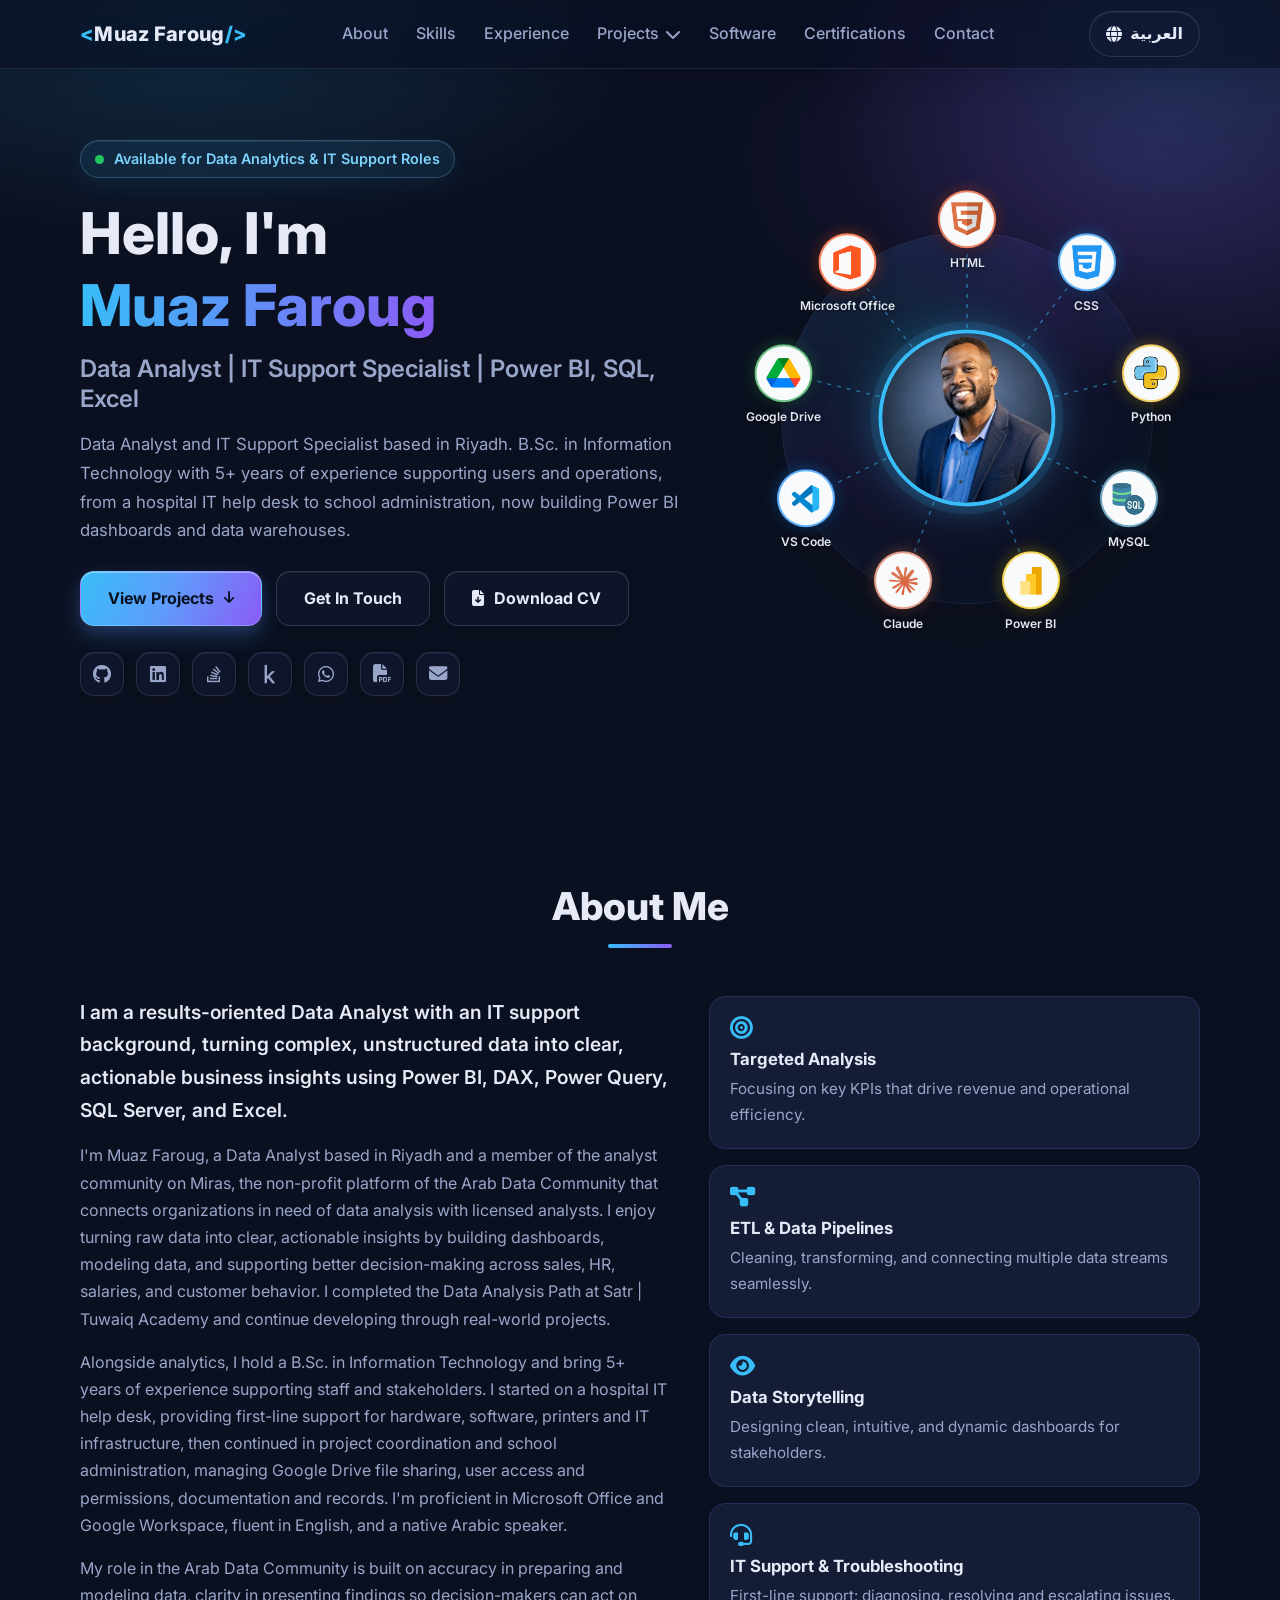
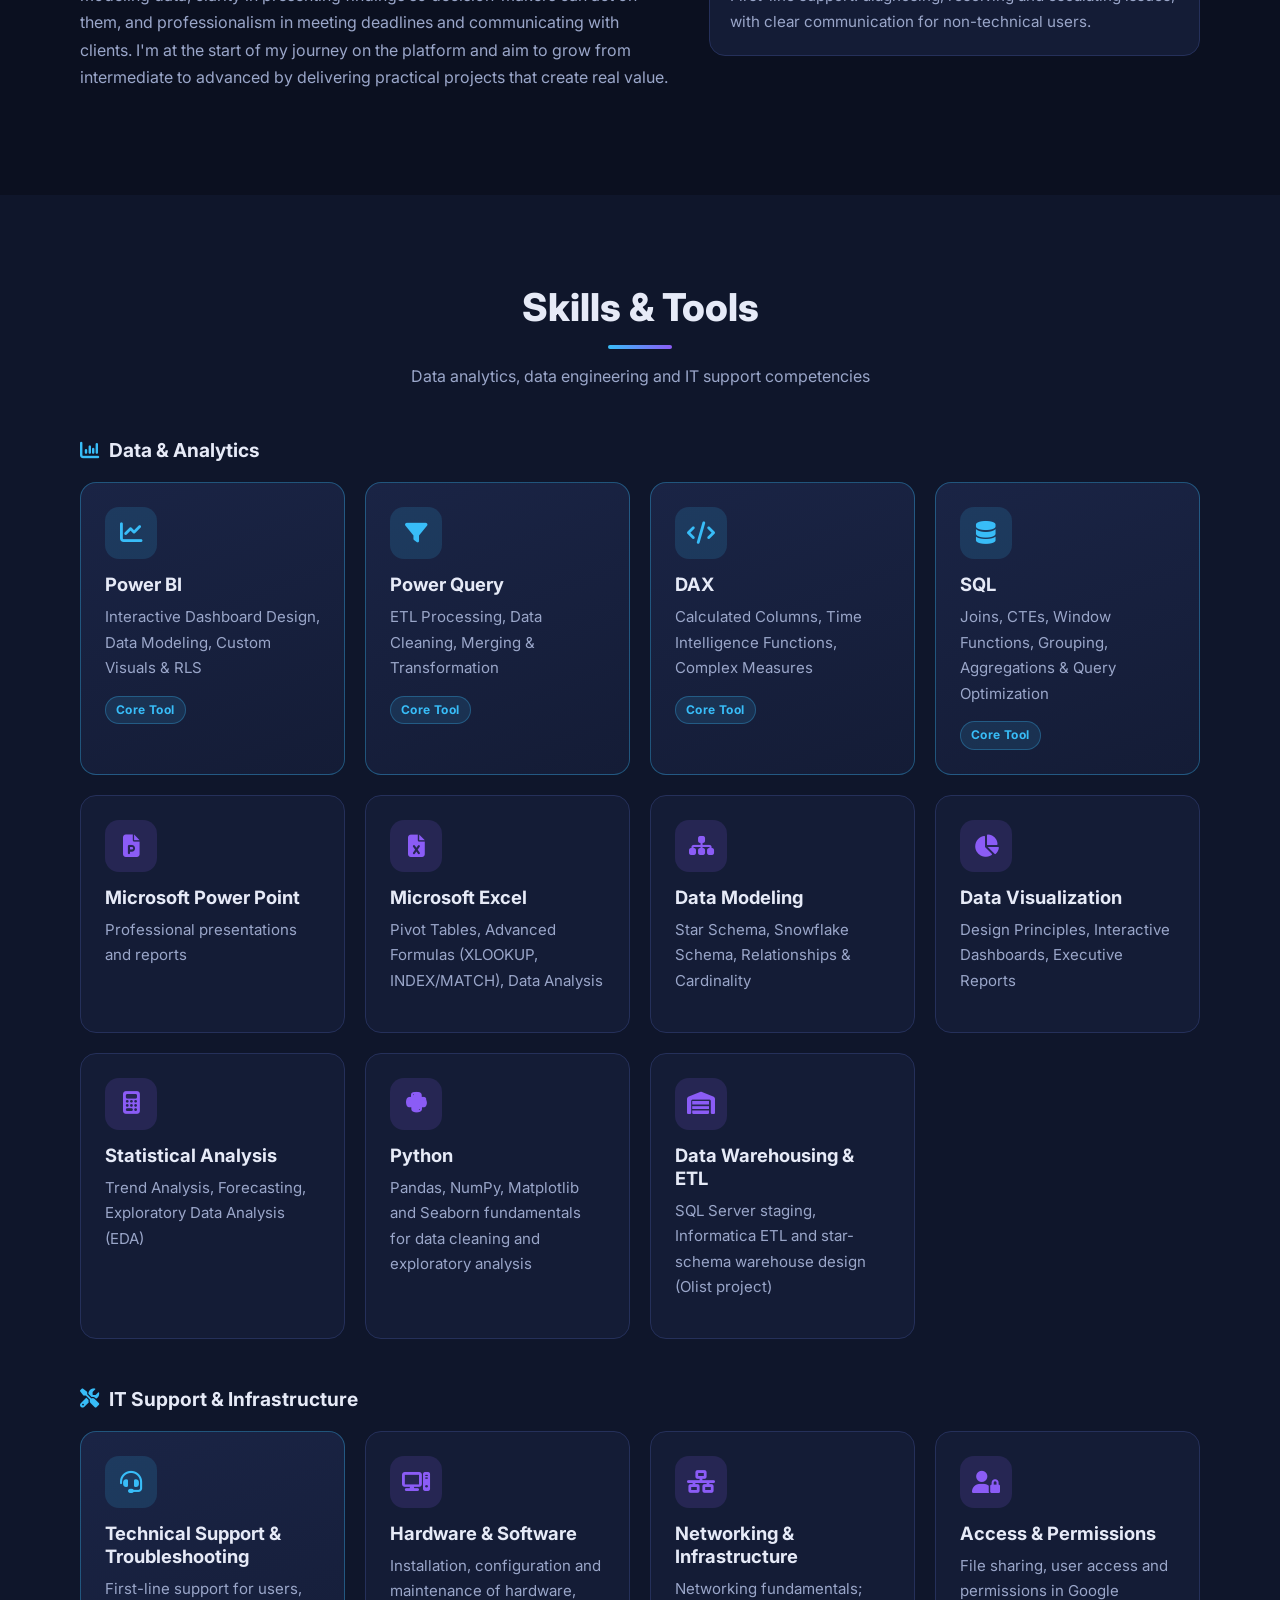
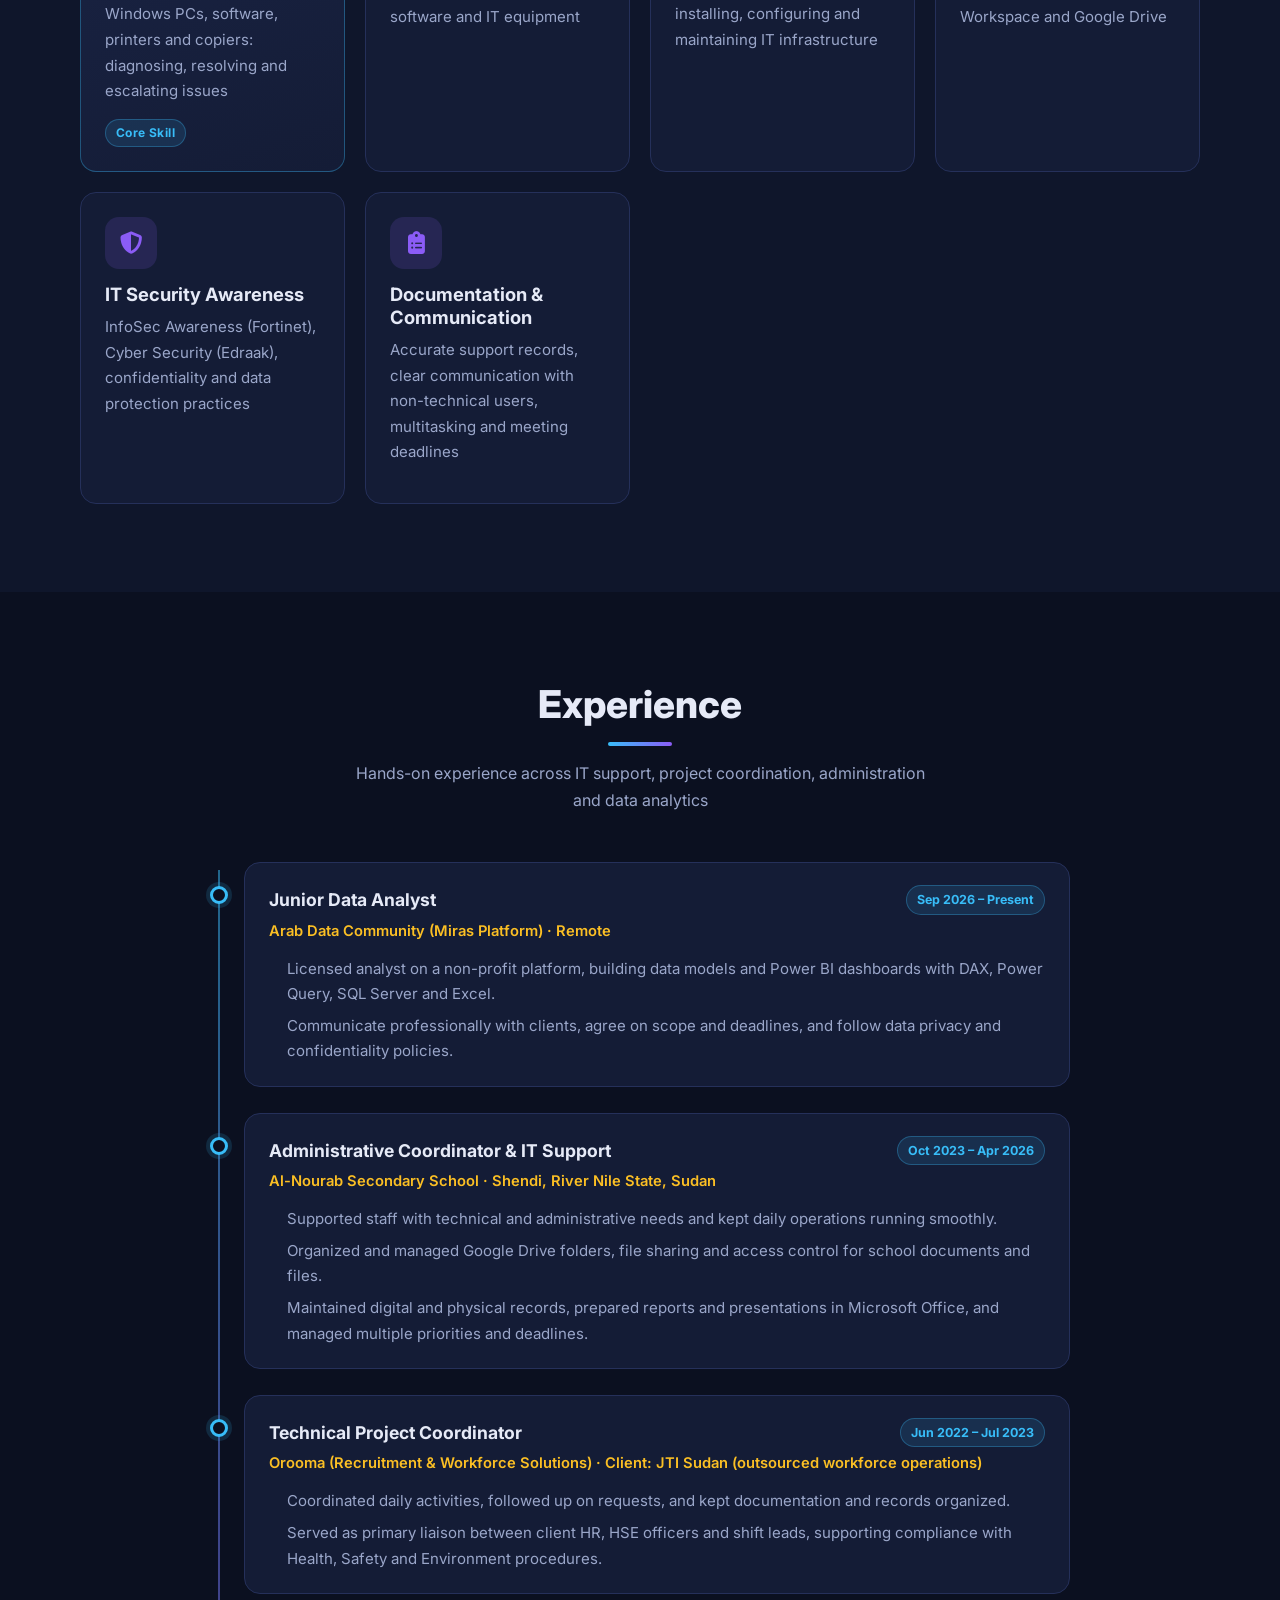
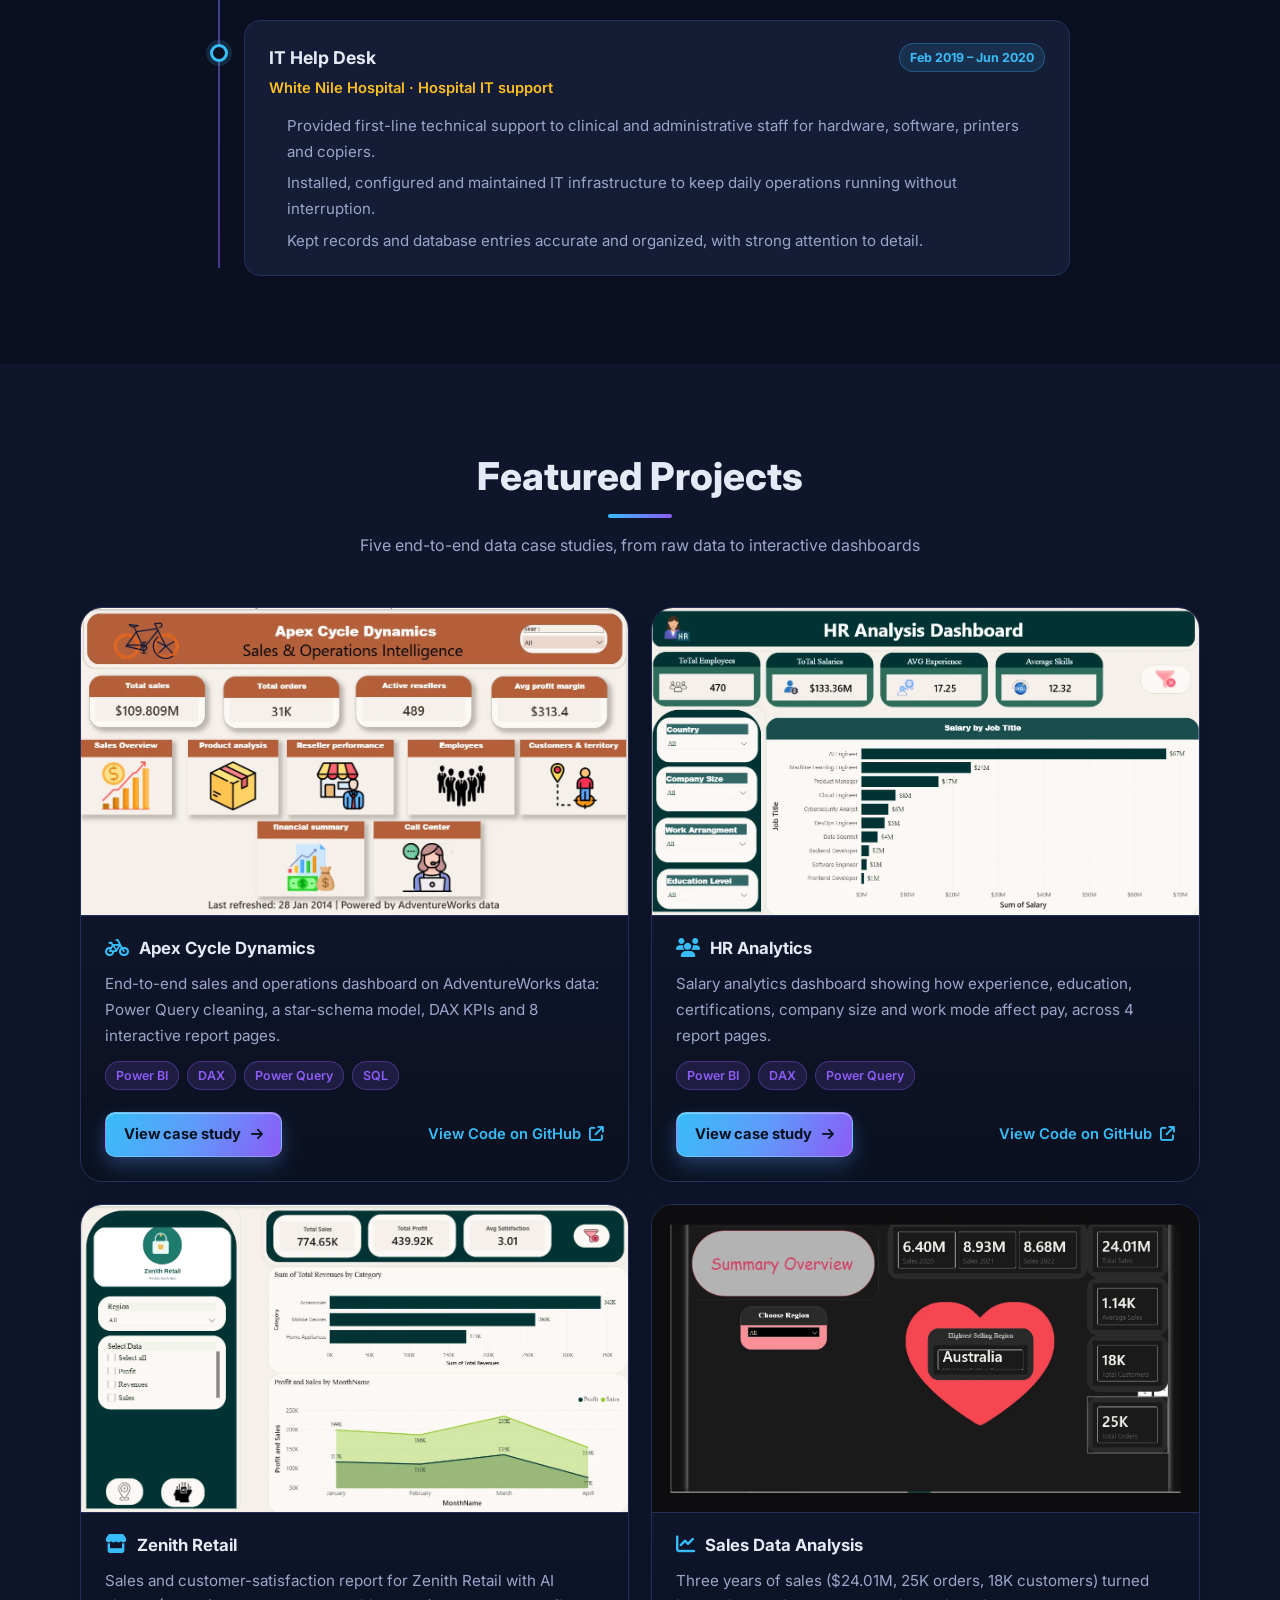
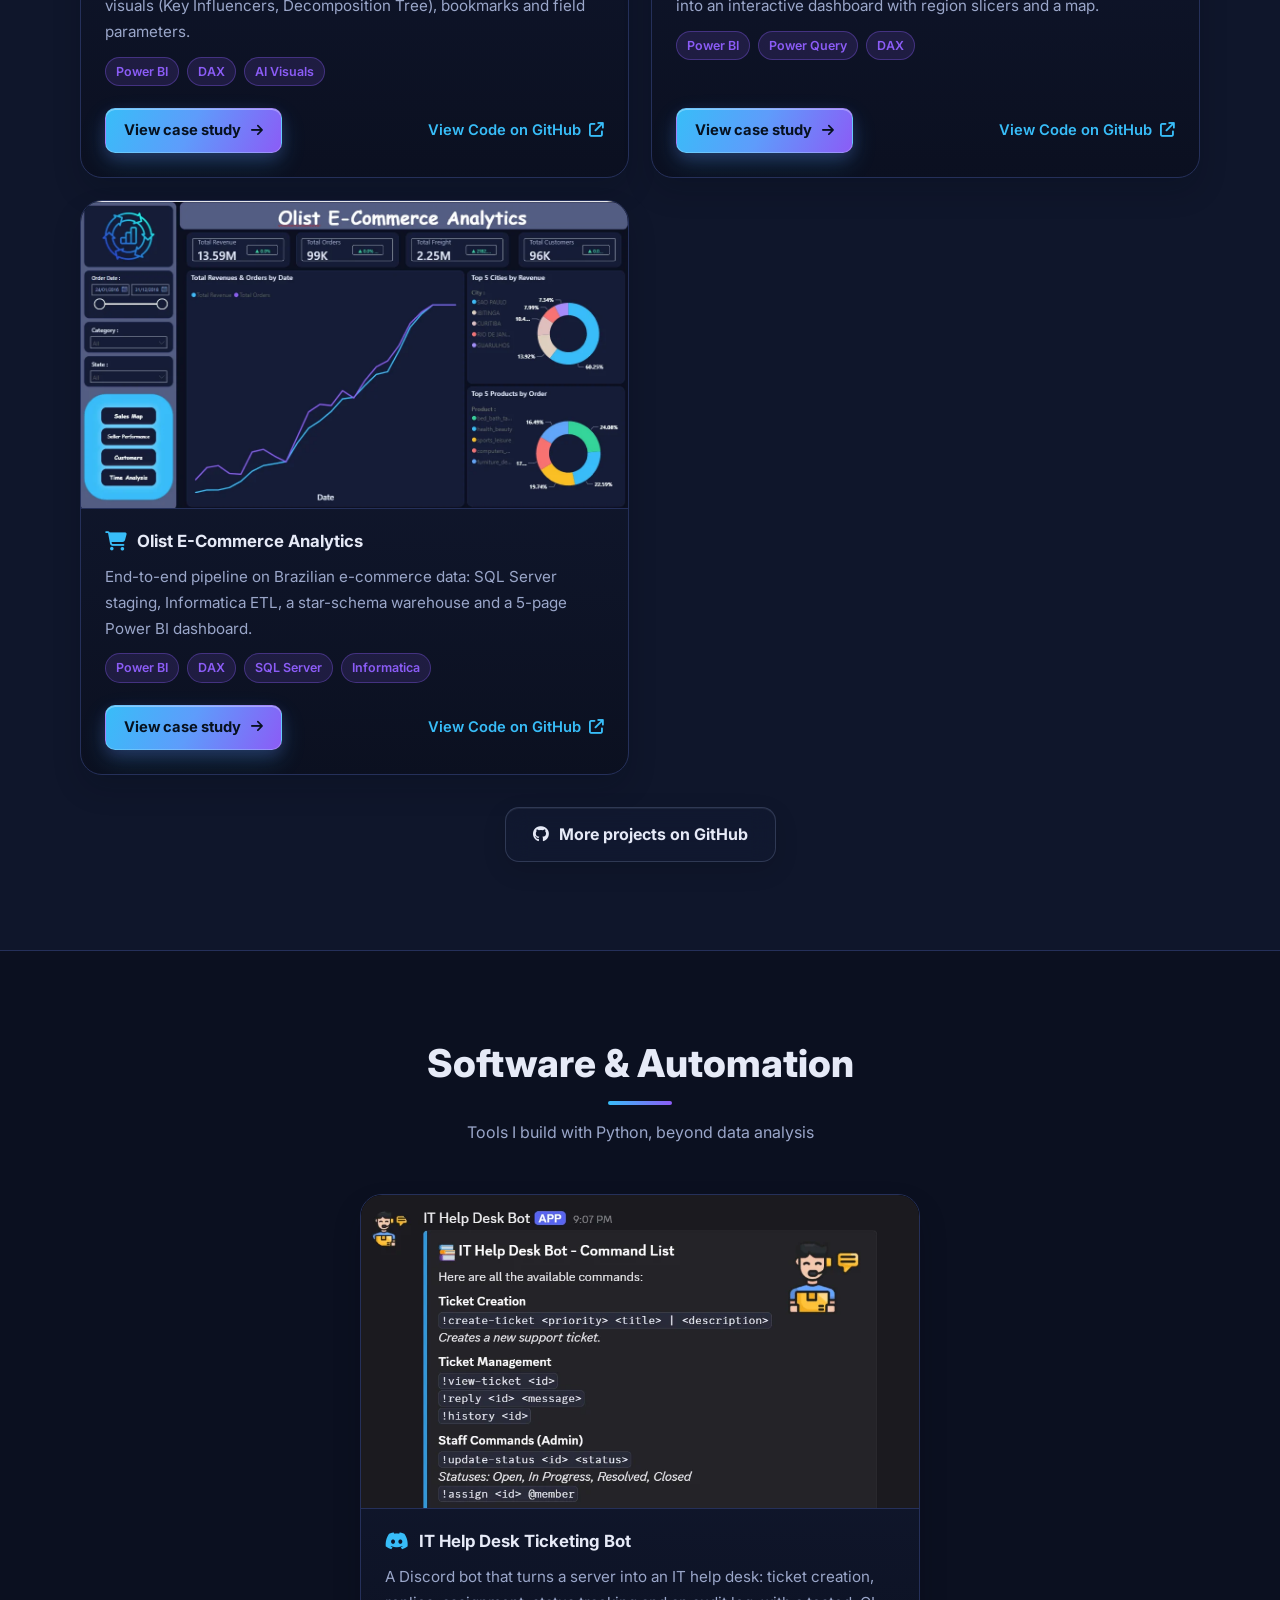
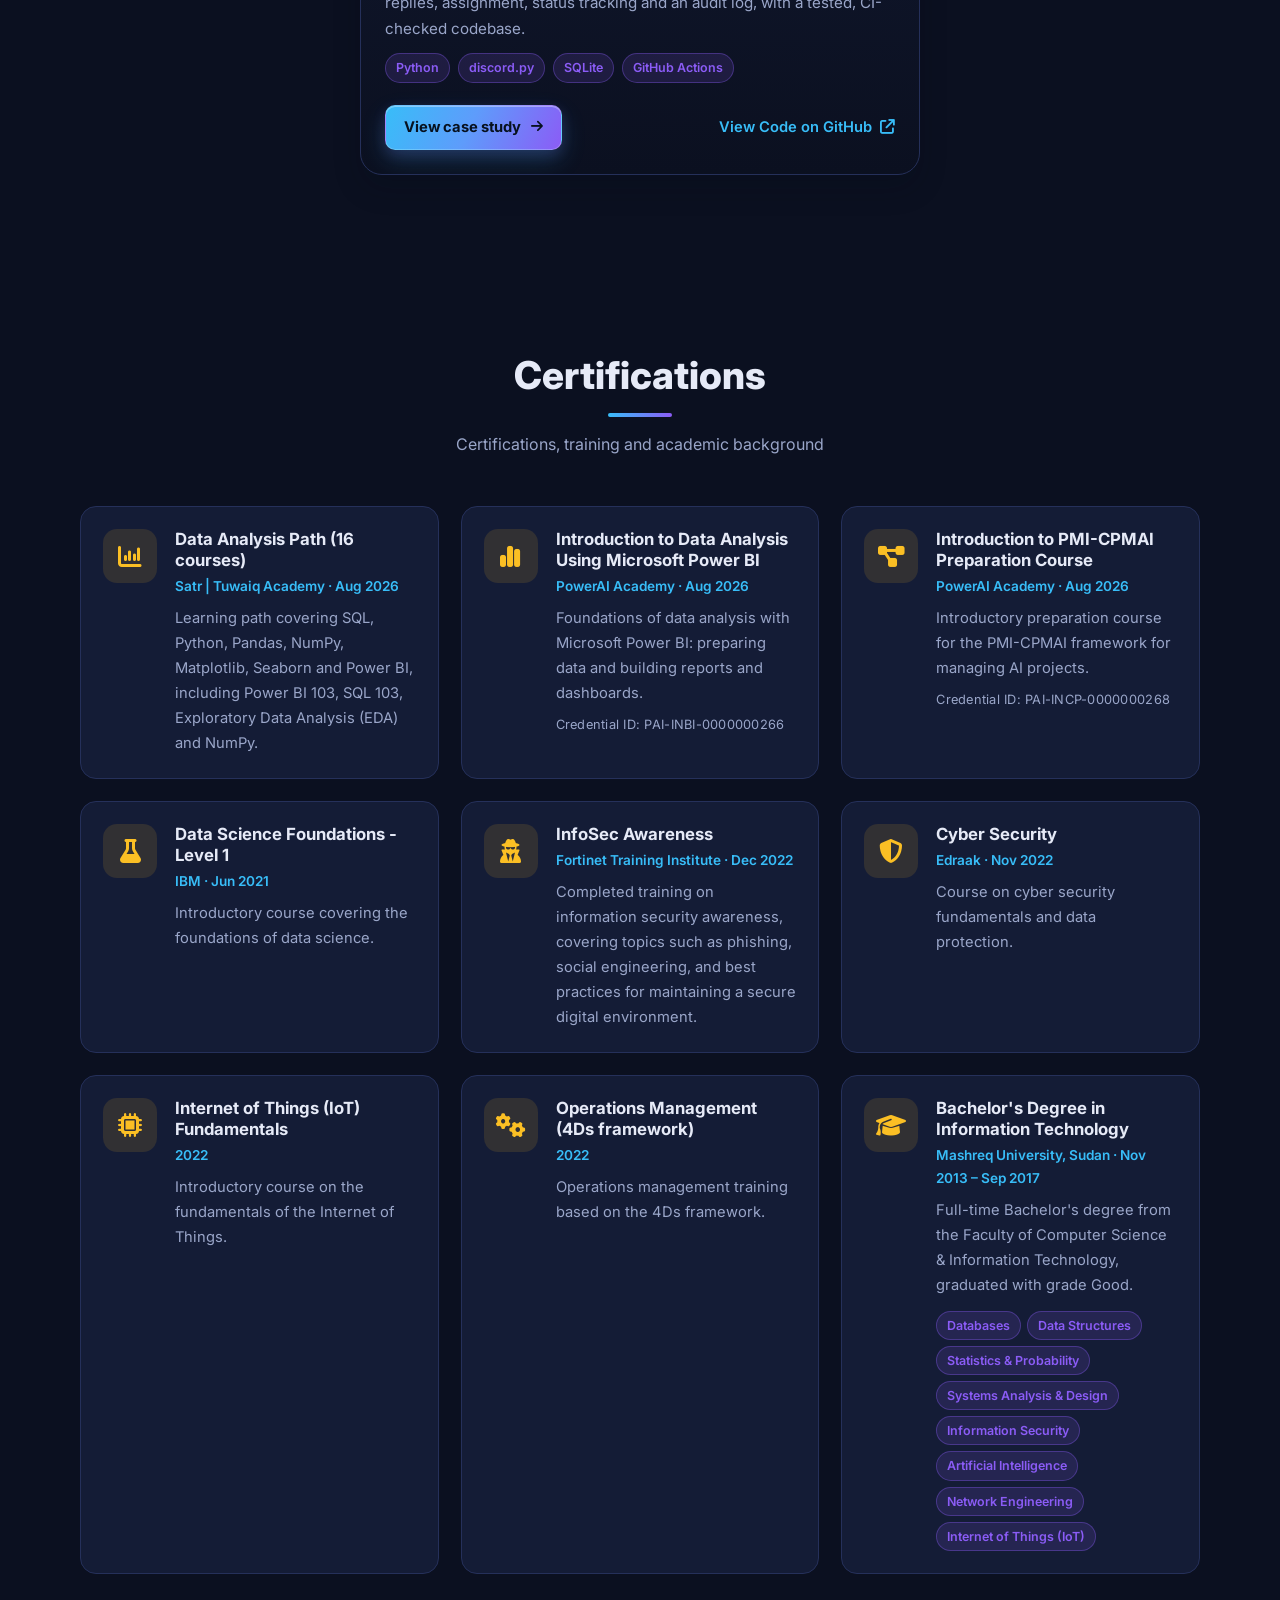
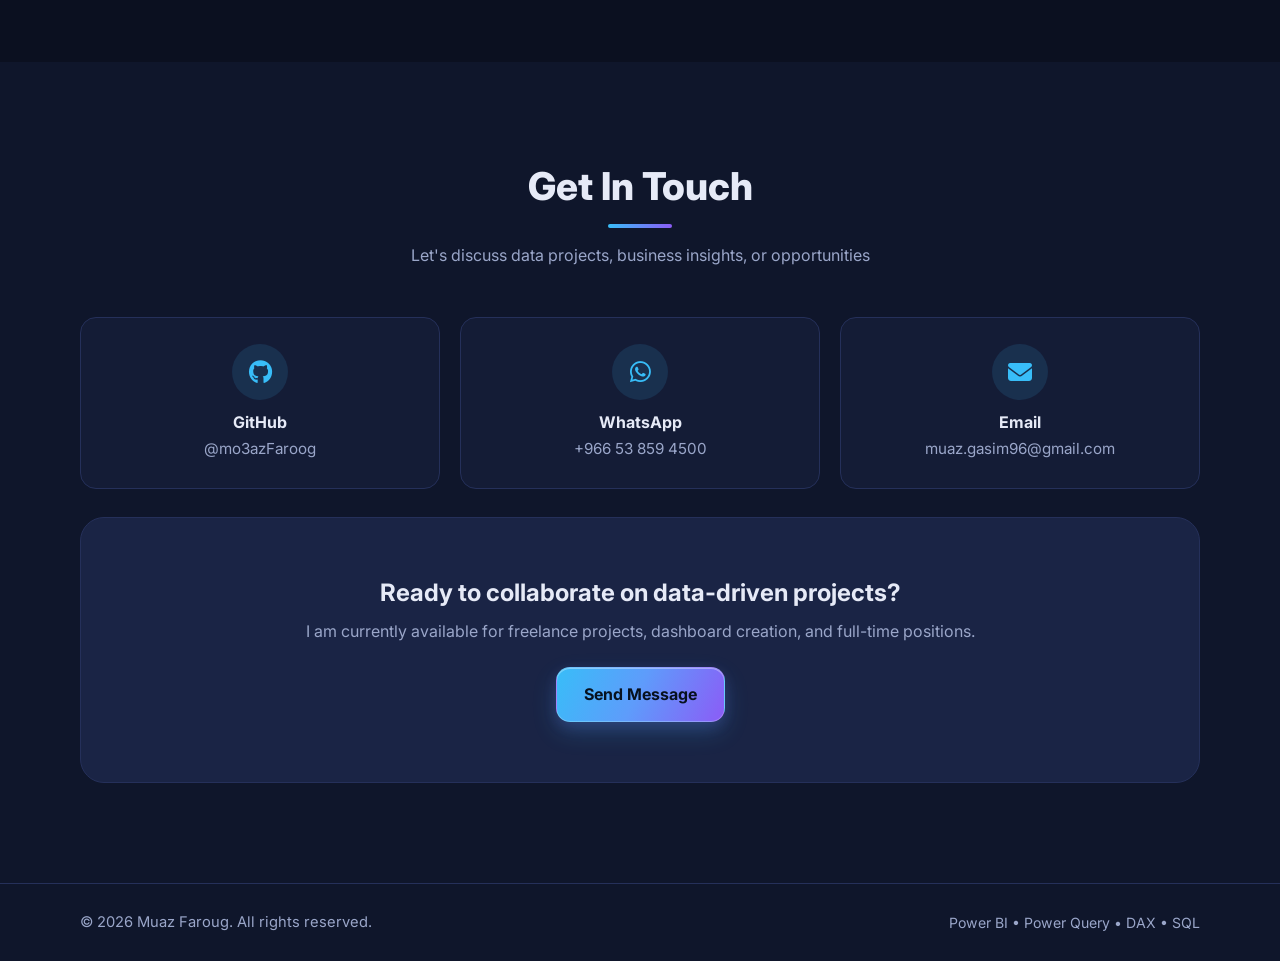
<file: index.html>
<!DOCTYPE html>
<html lang="en" dir="ltr">
<head>
  <meta charset="UTF-8" />
  <meta name="viewport" content="width=device-width, initial-scale=1.0" />
  <title>Muaz Faroug | Data Analyst &amp; IT Support Specialist - Power BI, SQL, DAX</title>
  <link rel="icon" type="image/svg+xml" href="favicon.svg" />
  <meta name="description" content="Data Analyst and IT Support Specialist in Riyadh. B.Sc. in Information Technology with 5+ years supporting users and operations, building Power BI dashboards with DAX, Power Query and SQL Server." />
  <link rel="canonical" href="https://mo3azfaroog.github.io/" />
  <meta property="og:type" content="website" />
  <meta property="og:site_name" content="Muaz Faroug" />
  <meta property="og:title" content="Muaz Faroug | Data Analyst &amp; IT Support Specialist - Power BI, SQL, DAX" />
  <meta property="og:description" content="Data Analyst and IT Support Specialist in Riyadh. B.Sc. in Information Technology with 5+ years supporting users and operations, building Power BI dashboards with DAX, Power Query and SQL Server." />
  <meta property="og:url" content="https://mo3azfaroog.github.io/" />
  <meta property="og:image" content="https://mo3azfaroog.github.io/assets/og-image.png" />
  <meta property="og:image:width" content="1200" />
  <meta property="og:image:height" content="630" />
  <meta name="twitter:card" content="summary_large_image" />
  
  <!-- Google Fonts: Inter (EN) & Cairo (AR) -->
  <link rel="preconnect" href="https://fonts.googleapis.com">
  <link rel="preconnect" href="https://fonts.gstatic.com" crossorigin>
  <link href="https://fonts.googleapis.com/css2?family=Cairo:wght@400;600;700;800&family=Inter:wght@300;400;500;600;700;800&display=swap" rel="stylesheet">
  
  <!-- FontAwesome Icons -->
  <link rel="stylesheet" href="https://cdnjs.cloudflare.com/ajax/libs/font-awesome/6.4.0/css/all.min.css" />
  
  <!-- Link to style.css in the same directory -->
  <link rel="stylesheet" href="./style.css" />
  <link rel="stylesheet" href="./orbit.css" />
</head>
<body>

  <!-- Navigation Bar -->
  <nav class="navbar" id="navbar">
    <div class="nav-container">
      <a href="index.html" class="logo" aria-label="Muaz Faroug home">
        <span class="logo-accent">&lt;</span>Muaz Faroug<span class="logo-accent">/&gt;</span>
      </a>

      <ul class="nav-links" id="nav-links">
        <li><a href="#about" data-i18n="navAbout">About</a></li>
        <li><a href="#skills" data-i18n="navSkills">Skills</a></li>
        <li><a href="#experience" data-i18n="navExperience">Experience</a></li>
        <!-- Dropdown Projects Menu -->
        <li class="dropdown">
          <a href="#" class="dropdown-toggle" aria-haspopup="true" aria-expanded="false"><span data-i18n="navProjects">Projects</span> <i class="fa-solid fa-chevron-down"></i></a>
          <ul class="dropdown-menu">
            <li><a href="project-apex.html">Apex Cycle Dynamics</a></li>
            <li><a href="project-hr.html">HR Analytics</a></li>
            <li><a href="project-zenith.html">Zenith Retail</a></li>
            <li><a href="project-sales.html">Sales Data Analysis</a></li>
            <li><a href="project-olist.html">Olist E-Commerce Analytics</a></li>
            <!-- Other subpages can be added here as you create them -->
          </ul>
        </li>
        <li><a href="#software" data-i18n="navSoftware">Software</a></li>
        <li><a href="#certifications" data-i18n="navCerts">Certifications</a></li>
        <li><a href="#contact" data-i18n="navContact">Contact</a></li>
      </ul>

      <div class="nav-actions">
        <button id="lang-btn" class="lang-toggle-btn" aria-label="Toggle Language">
          <i class="fa-solid fa-globe"></i>
          <span id="lang-text">العربية</span>
        </button>
        <button id="mobile-menu-btn" class="mobile-menu-btn" aria-label="Toggle Navigation Menu">
          <i class="fa-solid fa-bars"></i>
        </button>
      </div>
    </div>
  </nav>

      

  <!-- Hero Section -->
  <header class="hero-section">
    <div class="hero-container">
      <div class="hero-content">
        <div class="badge-pill">
          <span class="pulse-dot"></span>
          <span data-i18n="heroBadge">Available for Data Analytics &amp; IT Support Roles</span>
        </div>

        

        <h1 class="hero-title">
          <span data-i18n="heroGreeting">Hello, I'm</span> <br />
          <span class="gradient-text">Muaz Faroug</span>
        </h1>
        <h2 class="hero-subtitle" data-i18n="heroSubtitle">Data Analyst | IT Support Specialist | Power BI, SQL, Excel</h2>
        <p class="hero-description" data-i18n="heroDescription">
          Data Analyst and IT Support Specialist based in Riyadh. B.Sc. in Information Technology with 5+ years of experience supporting users and operations, from a hospital IT help desk to school administration, now building Power BI dashboards and data warehouses.
        </p>

        <div class="hero-cta">
          <a href="#projects" class="btn btn-primary">
            <span data-i18n="btnViewProjects">View Projects</span>
            <i class="fa-solid fa-arrow-down icon-arrow"></i>
          </a>
          <a href="#contact" class="btn btn-secondary" data-i18n="btnContact">Get In Touch</a>
          <a href="https://drive.google.com/uc?export=download&id=1nuR0GspNOL9CP7lTqRmQtrxrp_HxCd8b" target="_blank" rel="noopener" class="btn btn-secondary">
            <i class="fa-solid fa-file-arrow-down"></i>
            <span data-i18n="btnCv">Download CV</span>
          </a>
        </div>

        <div class="social-links">
          <a href="https://github.com/mo3azFaroog" target="_blank" rel="noopener" aria-label="GitHub">
            <i class="fa-brands fa-github"></i>
          </a>
          <a href="https://www.linkedin.com/in/moaz-faroog" target="_blank" rel="noopener" aria-label="LinkedIn">
            <i class="fa-brands fa-linkedin"></i>
          </a>
          <a href="https://stackoverflow.com/users/20919602/moaz-faroog" target="_blank" rel="noopener" aria-label="Stack Overflow">
            <i class="fa-brands fa-stack-overflow"></i>
          </a>
          <a href="https://www.kaggle.com/muazgasim" target="_blank" rel="noopener" aria-label="Kaggle">
            <i class="fa-brands fa-kaggle"></i>
          </a>
          <a href="https://wa.me/966538594500" target="_blank"  rel="noopener" aria-label="WhatsApp">
            <i class="fa-brands fa-whatsapp"></i>
          </a>
          <a href="https://drive.google.com/file/d/1nuR0GspNOL9CP7lTqRmQtrxrp_HxCd8b/view?usp=sharing" rel="noopener" aria-label="CV">
            <i class="fa-solid fa-file-pdf"></i>
          </a>
          <a href="mailto:muaz.gasim96@gmail.com" aria-label="Email">
            <i class="fa-solid fa-envelope"></i>
          </a>
        </div>
      </div>

      <div class="hero-orbit-wrap">
  <div class="orbit" id="orbit">
    <svg class="orbit-lines" id="orbit-lines" aria-hidden="true"></svg>
    <div class="orbit-photo">
      <img src="assets/muaz.jpg" alt="Muaz Faroug" />
    </div>
  </div>
</div>
    </div>
  </header>

  <main>
    <!-- About Section -->
    <section id="about" class="section">
      <div class="container">
        <div class="section-header">
          <h2 class="section-title" data-i18n="aboutTitle">About Me</h2>
          <div class="title-underline"></div>
        </div>

        <div class="about-grid">
          <div class="about-text">
            <p class="lead" data-i18n="aboutLead">
              I am a results-oriented Data Analyst with an IT support background, turning complex, unstructured data into clear, actionable business insights using Power BI, DAX, Power Query, SQL Server, and Excel.
            </p>
            <p data-i18n="aboutText1">
              I'm Muaz Faroug, a Data Analyst based in Riyadh and a member of the analyst community on Miras, the non-profit platform of the Arab Data Community that connects organizations in need of data analysis with licensed analysts. I enjoy turning raw data into clear, actionable insights by building dashboards, modeling data, and supporting better decision-making across sales, HR, salaries, and customer behavior. I completed the Data Analysis Path at Satr | Tuwaiq Academy and continue developing through real-world projects.
            </p>
            <p data-i18n="aboutText2">
              Alongside analytics, I hold a B.Sc. in Information Technology and bring 5+ years of experience supporting staff and stakeholders. I started on a hospital IT help desk, providing first-line support for hardware, software, printers and IT infrastructure, then continued in project coordination and school administration, managing Google Drive file sharing, user access and permissions, documentation and records. I'm proficient in Microsoft Office and Google Workspace, fluent in English, and a native Arabic speaker.
            </p>
            <p data-i18n="aboutText3">
              My role in the Arab Data Community is built on accuracy in preparing and modeling data, clarity in presenting findings so decision-makers can act on them, and professionalism in meeting deadlines and communicating with clients. I'm at the start of my journey on the platform and aim to grow from intermediate to advanced by delivering practical projects that create real value.
            </p>
          </div>

          <div class="about-highlights">
            <div class="highlight-card">
              <i class="fa-solid fa-bullseye highlight-icon"></i>
              <h4 data-i18n="hl1Title">Targeted Analysis</h4>
              <p data-i18n="hl1Desc">Focusing on key KPIs that drive revenue and operational efficiency.</p>
            </div>
            <div class="highlight-card">
              <i class="fa-solid fa-diagram-project highlight-icon"></i>
              <h4 data-i18n="hl2Title">ETL & Data Pipelines</h4>
              <p data-i18n="hl2Desc">Cleaning, transforming, and connecting multiple data streams seamlessly.</p>
            </div>
            <div class="highlight-card">
              <i class="fa-solid fa-eye highlight-icon"></i>
              <h4 data-i18n="hl3Title">Data Storytelling</h4>
              <p data-i18n="hl3Desc">Designing clean, intuitive, and dynamic dashboards for stakeholders.</p>
            </div>
            <div class="highlight-card">
              <i class="fa-solid fa-headset highlight-icon"></i>
              <h4 data-i18n="hl4Title">IT Support &amp; Troubleshooting</h4>
              <p data-i18n="hl4Desc">First-line support: diagnosing, resolving and escalating issues, with clear communication for non-technical users.</p>
            </div>
          </div>
        </div>
      </div>
    </section>

    <!-- Skills Section -->
    <section id="skills" class="section bg-alt">
      <div class="container">
        <div class="section-header">
          <h2 class="section-title" data-i18n="skillsTitle">Skills & Tools</h2>
          <div class="title-underline"></div>
          <p class="section-subtitle" data-i18n="skillsSubtitle">Data analytics, data engineering and IT support competencies</p>
        </div>

        <div class="skills-group">
        <h3 class="skills-group-title"><i class="fa-solid fa-chart-column"></i> <span data-i18n="skillsGroupData">Data &amp; Analytics</span></h3>
        <div class="skills-grid">
          <div class="skill-card featured">
            <div class="skill-icon-wrapper">
              <i class="fa-solid fa-chart-line skill-icon"></i>
            </div>
            <h3>Power BI</h3>
            <p data-i18n="skillPbi">Interactive Dashboard Design, Data Modeling, Custom Visuals & RLS</p>
            <span class="skill-tag">Core Tool</span>
          </div>

          <div class="skill-card featured">
            <div class="skill-icon-wrapper">
              <i class="fa-solid fa-filter skill-icon"></i>
            </div>
            <h3>Power Query</h3>
            <p data-i18n="skillPq">ETL Processing, Data Cleaning, Merging & Transformation</p>
            <span class="skill-tag">Core Tool</span>
          </div>

          <div class="skill-card featured">
            <div class="skill-icon-wrapper">
              <i class="fa-solid fa-code skill-icon"></i>
            </div>
            <h3>DAX</h3>
            <p data-i18n="skillDax">Calculated Columns, Time Intelligence Functions, Complex Measures</p>
            <span class="skill-tag">Core Tool</span>
          </div>

          <div class="skill-card featured">
            <div class="skill-icon-wrapper">
              <i class="fa-solid fa-database skill-icon"></i>
            </div>
            <h3>SQL</h3>
            <p data-i18n="skillSql">Joins, CTEs, Window Functions, Grouping, Aggregations & Query Optimization</p>
            <span class="skill-tag">Core Tool</span>
          </div>

          <div class="skill-card">
            <div class="skill-icon-wrapper">
              <i class="fa-solid fa-file-powerpoint skill-icon"></i>
            </div>
            <h3>Microsoft Power Point</h3>
            <p data-i18n="skillPpt">Professional presentations and reports</p>
          </div>
          <div class="skill-card">
            <div class="skill-icon-wrapper">
              <i class="fa-solid fa-file-excel skill-icon"></i>
            </div>
            <h3>Microsoft Excel</h3>
            <p data-i18n="skillExcel">Pivot Tables, Advanced Formulas (XLOOKUP, INDEX/MATCH), Data Analysis</p>
          </div>
          <div class="skill-card">
            <div class="skill-icon-wrapper">
              <i class="fa-solid fa-sitemap skill-icon"></i>
            </div>
            <h3 data-i18n="skillModellingTitle">Data Modeling</h3>
            <p data-i18n="skillModelling">Star Schema, Snowflake Schema, Relationships & Cardinality</p>
          </div>

          <div class="skill-card">
            <div class="skill-icon-wrapper">
              <i class="fa-solid fa-chart-pie skill-icon"></i>
            </div>
            <h3 data-i18n="skillVizTitle">Data Visualization</h3>
            <p data-i18n="skillViz">Design Principles, Interactive Dashboards, Executive Reports</p>
          </div>

          <div class="skill-card">
            <div class="skill-icon-wrapper">
              <i class="fa-solid fa-calculator skill-icon"></i>
            </div>
            <h3 data-i18n="skillStatsTitle">Statistical Analysis</h3>
            <p data-i18n="skillStats">Trend Analysis, Forecasting, Exploratory Data Analysis (EDA)</p>
          </div>
          <div class="skill-card">
            <div class="skill-icon-wrapper">
              <i class="fa-solid fa-brands fa-python skill-icon"></i>
            </div>
            <h3>Python</h3>
            <p data-i18n="skillPy">Pandas, NumPy, Matplotlib and Seaborn fundamentals for data cleaning and exploratory analysis</p>
          </div>
          <div class="skill-card">
            <div class="skill-icon-wrapper">
              <i class="fa-solid fa-warehouse skill-icon"></i>
            </div>
            <h3 data-i18n="skillDwTitle">Data Warehousing &amp; ETL</h3>
            <p data-i18n="skillDw">SQL Server staging, Informatica ETL and star-schema warehouse design (Olist project)</p>
          </div>
        </div>
        </div>

        <div class="skills-group">
        <h3 class="skills-group-title"><i class="fa-solid fa-screwdriver-wrench"></i> <span data-i18n="skillsGroupIt">IT Support &amp; Infrastructure</span></h3>
        <div class="skills-grid">
          <div class="skill-card featured">
            <div class="skill-icon-wrapper">
              <i class="fa-solid fa-headset skill-icon"></i>
            </div>
            <h3 data-i18n="skillSupportTitle">Technical Support &amp; Troubleshooting</h3>
            <p data-i18n="skillSupport">First-line support for users, Windows PCs, software, printers and copiers: diagnosing, resolving and escalating issues</p>
            <span class="skill-tag">Core Skill</span>
          </div>
          <div class="skill-card">
            <div class="skill-icon-wrapper">
              <i class="fa-solid fa-computer skill-icon"></i>
            </div>
            <h3 data-i18n="skillHwTitle">Hardware &amp; Software</h3>
            <p data-i18n="skillHw">Installation, configuration and maintenance of hardware, software and IT equipment</p>
          </div>
          <div class="skill-card">
            <div class="skill-icon-wrapper">
              <i class="fa-solid fa-network-wired skill-icon"></i>
            </div>
            <h3 data-i18n="skillNetTitle">Networking &amp; Infrastructure</h3>
            <p data-i18n="skillNet">Networking fundamentals; installing, configuring and maintaining IT infrastructure</p>
          </div>
          <div class="skill-card">
            <div class="skill-icon-wrapper">
              <i class="fa-solid fa-user-lock skill-icon"></i>
            </div>
            <h3 data-i18n="skillAccessTitle">Access &amp; Permissions</h3>
            <p data-i18n="skillAccess">File sharing, user access and permissions in Google Workspace and Google Drive</p>
          </div>
          <div class="skill-card">
            <div class="skill-icon-wrapper">
              <i class="fa-solid fa-shield-halved skill-icon"></i>
            </div>
            <h3 data-i18n="skillSecTitle">IT Security Awareness</h3>
            <p data-i18n="skillSec">InfoSec Awareness (Fortinet), Cyber Security (Edraak), confidentiality and data protection practices</p>
          </div>
          <div class="skill-card">
            <div class="skill-icon-wrapper">
              <i class="fa-solid fa-clipboard-list skill-icon"></i>
            </div>
            <h3 data-i18n="skillDocTitle">Documentation &amp; Communication</h3>
            <p data-i18n="skillDoc">Accurate support records, clear communication with non-technical users, multitasking and meeting deadlines</p>
          </div>
        </div>
        </div>
      </div>
    </section>

    <!-- Experience Section -->
    <section id="experience" class="section">
      <div class="container">
        <div class="section-header">
          <h2 class="section-title" data-i18n="expTitle">Experience</h2>
          <div class="title-underline"></div>
          <p class="section-subtitle" data-i18n="expSubtitle">Hands-on experience across IT support, project coordination, administration and data analytics</p>
        </div>

        <div class="timeline">
        <div class="timeline-item">
          <span class="timeline-dot" aria-hidden="true"></span>
          <div class="timeline-card">
            <div class="timeline-head">
              <h3 data-i18n="exp1Role">Junior Data Analyst</h3>
              <span class="timeline-date" data-i18n="exp1Date">Sep 2026 – Present</span>
            </div>
            <p class="timeline-org">Arab Data Community (Miras Platform) &middot; <span data-i18n="exp1Loc">Remote</span></p>
          <ul class="timeline-list">
            <li data-i18n="exp1B1">Licensed analyst on a non-profit platform, building data models and Power BI dashboards with DAX, Power Query, SQL Server and Excel.</li>
            <li data-i18n="exp1B2">Communicate professionally with clients, agree on scope and deadlines, and follow data privacy and confidentiality policies.</li>
          </ul>
          </div>
        </div>
        <div class="timeline-item">
          <span class="timeline-dot" aria-hidden="true"></span>
          <div class="timeline-card">
            <div class="timeline-head">
              <h3 data-i18n="exp2Role">Administrative Coordinator &amp; IT Support</h3>
              <span class="timeline-date" data-i18n="exp2Date">Oct 2023 – Apr 2026</span>
            </div>
            <p class="timeline-org">Al-Nourab Secondary School &middot; <span data-i18n="exp2Loc">Shendi, River Nile State, Sudan</span></p>
          <ul class="timeline-list">
            <li data-i18n="exp2B1">Supported staff with technical and administrative needs and kept daily operations running smoothly.</li>
            <li data-i18n="exp2B2">Organized and managed Google Drive folders, file sharing and access control for school documents and files.</li>
            <li data-i18n="exp2B3">Maintained digital and physical records, prepared reports and presentations in Microsoft Office, and managed multiple priorities and deadlines.</li>
          </ul>
          </div>
        </div>
        <div class="timeline-item">
          <span class="timeline-dot" aria-hidden="true"></span>
          <div class="timeline-card">
            <div class="timeline-head">
              <h3 data-i18n="exp3Role">Technical Project Coordinator</h3>
              <span class="timeline-date" data-i18n="exp3Date">Jun 2022 – Jul 2023</span>
            </div>
            <p class="timeline-org">Orooma (Recruitment &amp; Workforce Solutions) &middot; <span data-i18n="exp3Loc">Client: JTI Sudan (outsourced workforce operations)</span></p>
          <ul class="timeline-list">
            <li data-i18n="exp3B1">Coordinated daily activities, followed up on requests, and kept documentation and records organized.</li>
            <li data-i18n="exp3B2">Served as primary liaison between client HR, HSE officers and shift leads, supporting compliance with Health, Safety and Environment procedures.</li>
          </ul>
          </div>
        </div>
        <div class="timeline-item">
          <span class="timeline-dot" aria-hidden="true"></span>
          <div class="timeline-card">
            <div class="timeline-head">
              <h3 data-i18n="exp4Role">IT Help Desk</h3>
              <span class="timeline-date" data-i18n="exp4Date">Feb 2019 – Jun 2020</span>
            </div>
            <p class="timeline-org">White Nile Hospital &middot; <span data-i18n="exp4Loc">Hospital IT support</span></p>
          <ul class="timeline-list">
            <li data-i18n="exp4B1">Provided first-line technical support to clinical and administrative staff for hardware, software, printers and copiers.</li>
            <li data-i18n="exp4B2">Installed, configured and maintained IT infrastructure to keep daily operations running without interruption.</li>
            <li data-i18n="exp4B3">Kept records and database entries accurate and organized, with strong attention to detail.</li>
          </ul>
          </div>
        </div>
        </div>
      </div>
    </section>

    <!-- Projects Section -->
    <section id="projects" class="section bg-alt">
      <div class="container">
        <div class="section-header">
          <h2 class="section-title" data-i18n="projectsTitle">Featured Projects</h2>
          <div class="title-underline"></div>
          <p class="section-subtitle" data-i18n="projectsSubtitle">
            Five end-to-end data case studies, from raw data to interactive dashboards
          </p>
        </div>

        <div class="projects-grid curated">
          <article class="project-card has-thumb">
            <a class="project-thumb" href="project-apex.html" aria-label="Apex Cycle Dynamics case study">
              <img src="project-apex/slide1.webp" alt="Apex Cycle Dynamics dashboard preview" width="1230" height="690" loading="lazy" decoding="async" />
            </a>
            <div class="project-body">
              <div class="project-title-area">
                <i class="fa-solid fa-bicycle folder-icon"></i>
                <h3>Apex Cycle Dynamics</h3>
              </div>
              <p class="project-desc" data-i18n="proj1Desc">End-to-end sales and operations dashboard on AdventureWorks data: Power Query cleaning, a star-schema model, DAX KPIs and 8 interactive report pages.</p>
              <div class="project-meta project-tags"><span class="tech-tag">Power BI</span><span class="tech-tag">DAX</span><span class="tech-tag">Power Query</span><span class="tech-tag">SQL</span></div>
            </div>
            <div class="project-footer">
              <a href="project-apex.html" class="btn btn-primary btn-sm">
                <span data-i18n="viewCaseStudy">View case study</span>
                <i class="fa-solid fa-arrow-right icon-arrow"></i>
              </a>
              <a href="https://github.com/mo3azFaroog/Apex-Cycle-Dynamics" target="_blank" rel="noopener" class="project-link">
                <span data-i18n="viewGithub">View Code on GitHub</span>
                <i class="fa-solid fa-arrow-up-right-from-square"></i>
              </a>
            </div>
          </article>
          <article class="project-card has-thumb">
            <a class="project-thumb" href="project-hr.html" aria-label="HR Analytics case study">
              <img src="project-hr/slide1.webp" alt="HR Analytics dashboard preview" width="1230" height="690" loading="lazy" decoding="async" />
            </a>
            <div class="project-body">
              <div class="project-title-area">
                <i class="fa-solid fa-users folder-icon"></i>
                <h3>HR Analytics</h3>
              </div>
              <p class="project-desc" data-i18n="proj2Desc">Salary analytics dashboard showing how experience, education, certifications, company size and work mode affect pay, across 4 report pages.</p>
              <div class="project-meta project-tags"><span class="tech-tag">Power BI</span><span class="tech-tag">DAX</span><span class="tech-tag">Power Query</span></div>
            </div>
            <div class="project-footer">
              <a href="project-hr.html" class="btn btn-primary btn-sm">
                <span data-i18n="viewCaseStudy">View case study</span>
                <i class="fa-solid fa-arrow-right icon-arrow"></i>
              </a>
              <a href="https://github.com/mo3azFaroog/HR-Dashboard" target="_blank" rel="noopener" class="project-link">
                <span data-i18n="viewGithub">View Code on GitHub</span>
                <i class="fa-solid fa-arrow-up-right-from-square"></i>
              </a>
            </div>
          </article>
          <article class="project-card has-thumb">
            <a class="project-thumb" href="project-zenith.html" aria-label="Zenith Retail case study">
              <img src="project-zenith/slide1.webp" alt="Zenith Retail dashboard preview" width="1230" height="690" loading="lazy" decoding="async" />
            </a>
            <div class="project-body">
              <div class="project-title-area">
                <i class="fa-solid fa-store folder-icon"></i>
                <h3>Zenith Retail</h3>
              </div>
              <p class="project-desc" data-i18n="proj3Desc">Sales and customer-satisfaction report for Zenith Retail with AI visuals (Key Influencers, Decomposition Tree), bookmarks and field parameters.</p>
              <div class="project-meta project-tags"><span class="tech-tag">Power BI</span><span class="tech-tag">DAX</span><span class="tech-tag">AI Visuals</span></div>
            </div>
            <div class="project-footer">
              <a href="project-zenith.html" class="btn btn-primary btn-sm">
                <span data-i18n="viewCaseStudy">View case study</span>
                <i class="fa-solid fa-arrow-right icon-arrow"></i>
              </a>
              <a href="https://github.com/mo3azFaroog/retail-sales-analysis" target="_blank" rel="noopener" class="project-link">
                <span data-i18n="viewGithub">View Code on GitHub</span>
                <i class="fa-solid fa-arrow-up-right-from-square"></i>
              </a>
            </div>
          </article>
          <article class="project-card has-thumb">
            <a class="project-thumb" href="project-sales.html" aria-label="Sales Data Analysis case study">
              <img src="project-sales/slide1.webp" alt="Sales Data Analysis dashboard preview" width="1230" height="690" loading="lazy" decoding="async" />
            </a>
            <div class="project-body">
              <div class="project-title-area">
                <i class="fa-solid fa-chart-line folder-icon"></i>
                <h3>Sales Data Analysis</h3>
              </div>
              <p class="project-desc" data-i18n="proj4Desc">Three years of sales ($24.01M, 25K orders, 18K customers) turned into an interactive dashboard with region slicers and a map.</p>
              <div class="project-meta project-tags"><span class="tech-tag">Power BI</span><span class="tech-tag">Power Query</span><span class="tech-tag">DAX</span></div>
            </div>
            <div class="project-footer">
              <a href="project-sales.html" class="btn btn-primary btn-sm">
                <span data-i18n="viewCaseStudy">View case study</span>
                <i class="fa-solid fa-arrow-right icon-arrow"></i>
              </a>
              <a href="https://github.com/mo3azFaroog/sales-analysis-dashboard" target="_blank" rel="noopener" class="project-link">
                <span data-i18n="viewGithub">View Code on GitHub</span>
                <i class="fa-solid fa-arrow-up-right-from-square"></i>
              </a>
            </div>
          </article>
          <article class="project-card has-thumb">
            <a class="project-thumb" href="project-olist.html" aria-label="Olist E-Commerce Analytics case study">
              <img src="project-olist/slide1.webp" alt="Olist E-Commerce Analytics dashboard preview" width="1150" height="652" loading="lazy" decoding="async" />
            </a>
            <div class="project-body">
              <div class="project-title-area">
                <i class="fa-solid fa-cart-shopping folder-icon"></i>
                <h3>Olist E-Commerce Analytics</h3>
              </div>
              <p class="project-desc" data-i18n="proj5Desc">End-to-end pipeline on Brazilian e-commerce data: SQL Server staging, Informatica ETL, a star-schema warehouse and a 5-page Power BI dashboard.</p>
              <div class="project-meta project-tags"><span class="tech-tag">Power BI</span><span class="tech-tag">DAX</span><span class="tech-tag">SQL Server</span><span class="tech-tag">Informatica</span></div>
            </div>
            <div class="project-footer">
              <a href="project-olist.html" class="btn btn-primary btn-sm">
                <span data-i18n="viewCaseStudy">View case study</span>
                <i class="fa-solid fa-arrow-right icon-arrow"></i>
              </a>
              <a href="https://github.com/mo3azFaroog/Olist-E-Commerce-Analytics" target="_blank" rel="noopener" class="project-link">
                <span data-i18n="viewGithub">View Code on GitHub</span>
                <i class="fa-solid fa-arrow-up-right-from-square"></i>
              </a>
            </div>
          </article>
        </div>

        <div class="projects-more">
          <a href="https://github.com/mo3azFaroog?tab=repositories" target="_blank" rel="noopener" class="btn btn-secondary">
            <i class="fa-brands fa-github"></i>
            <span data-i18n="moreGithub">More projects on GitHub</span>
          </a>
        </div>
      </div>
    </section>

    <!-- Software & Automation Projects (kept separate from the data analysis projects) -->
    <section id="software" class="section software-section">
      <div class="container">
        <div class="section-header">
          <h2 class="section-title" data-i18n="softwareTitle">Software &amp; Automation</h2>
          <div class="title-underline"></div>
          <p class="section-subtitle" data-i18n="softwareSubtitle">
            Tools I build with Python, beyond data analysis
          </p>
        </div>

        <div class="projects-grid curated single-project">
          <article class="project-card has-thumb">
            <a class="project-thumb" href="project-helpdesk.html" aria-label="IT Help Desk Ticketing Bot case study">
              <img src="project-helpdesk/slide1.webp" alt="IT Help Desk Ticketing Bot running in Discord" width="894" height="678" loading="lazy" decoding="async" />
            </a>
            <div class="project-body">
              <div class="project-title-area">
                <i class="fa-brands fa-discord folder-icon"></i>
                <h3>IT Help Desk Ticketing Bot</h3>
              </div>
              <p class="project-desc" data-i18n="proj6Desc">A Discord bot that turns a server into an IT help desk: ticket creation, replies, assignment, status tracking and an audit log, with a tested, CI-checked codebase.</p>
              <div class="project-meta project-tags"><span class="tech-tag">Python</span><span class="tech-tag">discord.py</span><span class="tech-tag">SQLite</span><span class="tech-tag">GitHub Actions</span></div>
            </div>
            <div class="project-footer">
              <a href="project-helpdesk.html" class="btn btn-primary btn-sm">
                <span data-i18n="viewCaseStudy">View case study</span>
                <i class="fa-solid fa-arrow-right icon-arrow"></i>
              </a>
              <a href="https://github.com/mo3azFaroog/Custom-IT-Help-Desk-Ticketing-Bot" target="_blank" rel="noopener" class="project-link">
                <span data-i18n="viewGithub">View Code on GitHub</span>
                <i class="fa-solid fa-arrow-up-right-from-square"></i>
              </a>
            </div>
          </article>
        </div>
      </div>
    </section>

    <!-- Certifications Section -->
    <section id="certifications" class="section">
      <div class="container">
        <div class="section-header">
          <h2 class="section-title" data-i18n="certsTitle">Certifications</h2>
          <div class="title-underline"></div>
          <p class="section-subtitle" data-i18n="certsSubtitle">Certifications, training and academic background</p>
        </div>

        <div class="certs-grid">
          <div class="cert-card">
            <div class="cert-badge">
              <i class="fa-solid fa-chart-column"></i>
            </div>
            <div class="cert-details">
              <h3>Data Analysis Path (16 courses)</h3>
              <p class="cert-issuer">Satr | Tuwaiq Academy · Aug 2026</p>
              <p class="cert-desc" data-i18n="cert1Desc">Learning path covering SQL, Python, Pandas, NumPy, Matplotlib, Seaborn and Power BI, including Power BI 103, SQL 103, Exploratory Data Analysis (EDA) and NumPy.</p>
            </div>
          </div>

          <div class="cert-card">
            <div class="cert-badge">
              <i class="fa-solid fa-chart-simple"></i>
            </div>
            <div class="cert-details">
              <h3>Introduction to Data Analysis Using Microsoft Power BI</h3>
              <p class="cert-issuer">PowerAI Academy · Aug 2026</p>
              <p class="cert-desc" data-i18n="cert2Desc">Foundations of data analysis with Microsoft Power BI: preparing data and building reports and dashboards.</p>
              <p class="cert-meta">Credential ID: PAI-INBI-0000000266</p>
            </div>
          </div>

          <div class="cert-card">
            <div class="cert-badge">
              <i class="fa-solid fa-diagram-project"></i>
            </div>
            <div class="cert-details">
              <h3>Introduction to PMI-CPMAI Preparation Course</h3>
              <p class="cert-issuer">PowerAI Academy · Aug 2026</p>
              <p class="cert-desc" data-i18n="cert8Desc">Introductory preparation course for the PMI-CPMAI framework for managing AI projects.</p>
              <p class="cert-meta">Credential ID: PAI-INCP-0000000268</p>
            </div>
          </div>

          <div class="cert-card">
            <div class="cert-badge">
              <i class="fa-solid fa-flask"></i>
            </div>
            <div class="cert-details">
              <h3>Data Science Foundations - Level 1</h3>
              <p class="cert-issuer">IBM · Jun 2021</p>
              <p class="cert-desc" data-i18n="cert3Desc">Introductory course covering the foundations of data science.</p>
            </div>
          </div>

          <div class="cert-card">
            <div class="cert-badge">
              <i class="fa-solid fa-user-secret"></i>
            </div>
            <div class="cert-details">
              <h3>InfoSec Awareness</h3>
              <p class="cert-issuer">Fortinet Training Institute · Dec 2022</p>
              <p class="cert-desc" data-i18n="cert4Desc">Completed training on information security awareness, covering topics such as phishing, social engineering, and best practices for maintaining a secure digital environment.</p>
            </div>
          </div>

          <div class="cert-card">
            <div class="cert-badge">
              <i class="fa-solid fa-shield-halved"></i>
            </div>
            <div class="cert-details">
              <h3>Cyber Security</h3>
              <p class="cert-issuer">Edraak · Nov 2022</p>
              <p class="cert-desc" data-i18n="cert6Desc">Course on cyber security fundamentals and data protection.</p>
            </div>
          </div>

          <div class="cert-card">
            <div class="cert-badge">
              <i class="fa-solid fa-microchip"></i>
            </div>
            <div class="cert-details">
              <h3>Internet of Things (IoT) Fundamentals</h3>
              <p class="cert-issuer">2022</p>
              <p class="cert-desc" data-i18n="cert7Desc">Introductory course on the fundamentals of the Internet of Things.</p>
            </div>
          </div>

          <div class="cert-card">
            <div class="cert-badge">
              <i class="fa-solid fa-gears"></i>
            </div>
            <div class="cert-details">
              <h3>Operations Management (4Ds framework)</h3>
              <p class="cert-issuer">2022</p>
              <p class="cert-desc" data-i18n="cert9Desc">Operations management training based on the 4Ds framework.</p>
            </div>
          </div>

          <div class="cert-card">
            <div class="cert-badge">
              <i class="fa-solid fa-graduation-cap"></i>
            </div>
            <div class="cert-details">
              <h3>Bachelor's Degree in Information Technology</h3>
              <p class="cert-issuer">Mashreq University, Sudan · Nov 2013 – Sep 2017</p>
              <p class="cert-desc" data-i18n="cert5Desc">Full-time Bachelor's degree from the Faculty of Computer Science & Information Technology, graduated with grade Good.</p>
              <div class="cert-tags"><span class="tech-tag">Databases</span><span class="tech-tag">Data Structures</span><span class="tech-tag">Statistics & Probability</span><span class="tech-tag">Systems Analysis & Design</span><span class="tech-tag">Information Security</span><span class="tech-tag">Artificial Intelligence</span><span class="tech-tag">Network Engineering</span><span class="tech-tag">Internet of Things (IoT)</span></div>
            </div>
          </div>

        </div>
      </div>
    </section>

    <!-- Contact Section -->
    <section id="contact" class="section bg-alt">
      <div class="container">
        <div class="section-header">
          <h2 class="section-title" data-i18n="contactTitle">Get In Touch</h2>
          <div class="title-underline"></div>
          <p class="section-subtitle" data-i18n="contactSubtitle">Let's discuss data projects, business insights, or opportunities</p>
        </div>

        <div class="contact-card-wrapper">
          <div class="contact-info-grid">
            <a href="https://github.com/mo3azFaroog" target="_blank" rel="noopener" class="contact-box">
              <div class="contact-icon">
                <i class="fa-brands fa-github"></i>
              </div>
              <h4>GitHub</h4>
              <p>@mo3azFaroog</p>
            </a>

            <a href="https://wa.me/966538594500" target="_blank" rel="noopener" class="contact-box">
              <div class="contact-icon">
                <i class="fa-brands fa-whatsapp"></i>
              </div>
              <h4>WhatsApp</h4>
              <p>+966 53 859 4500</p>
            </a>

            <a href="contact.html" class="contact-box">
              <div class="contact-icon">
                <i class="fa-solid fa-envelope"></i>
              </div>
              <h4>Email</h4>
              <p>muaz.gasim96@gmail.com</p>
            </a>
          </div>

          <div class="contact-cta-box">
            <h3 data-i18n="contactCtaTitle">Ready to collaborate on data-driven projects?</h3>
            <p data-i18n="contactCtaDesc">I am currently available for freelance projects, dashboard creation, and full-time positions.</p>
            <a href="contact.html" class="btn btn-primary" data-i18n="btnSendMessage">
              Send Message
            </a>
          </div>
        </div>
      </div>
    </section>
  </main>

  <!-- Footer -->
  <footer class="footer">
    <div class="container footer-container">
      <p>&copy; <span id="year"></span> Muaz Faroug. <span data-i18n="footerRights">All rights reserved.</span></p>
      <div class="footer-tools">
        <span>Power BI</span> &bull; 
        <span>Power Query</span> &bull; 
        <span>DAX</span> &bull; 
        <span>SQL</span>
      </div>
    </div>
  </footer>

  <!-- Embedded JavaScript for Language Toggle & Dynamic GitHub Repos -->
  <script>
    const translations = {
      en: {
        navAbout: "About",
        navSkills: "Skills",
        navProjects: "Projects",
        navSoftware: "Software",
        softwareTitle: "Software & Automation",
        softwareSubtitle: "Tools I build with Python, beyond data analysis",
        proj6Desc: "A Discord bot that turns a server into an IT help desk: ticket creation, replies, assignment, status tracking and an audit log, with a tested, CI-checked codebase.",
        navCerts: "Certifications",
        navContact: "Contact",
        langText: "العربية",
        heroBadge: "Available for Data Analytics & IT Support Roles",
        heroGreeting: "Hello, I'm",
        heroSubtitle: "Data Analyst | IT Support Specialist | Power BI, SQL, Excel",
        heroDescription: "Data Analyst and IT Support Specialist based in Riyadh. B.Sc. in Information Technology with 5+ years of experience supporting users and operations, from a hospital IT help desk to school administration, now building Power BI dashboards and data warehouses.",
        btnViewProjects: "View Projects",
        btnContact: "Get In Touch",
        statDashboards: "Interactive Dashboards",
        statEtl: "Advanced Data Modeling & ETL",
        statInsights: "Actionable Business Insights",
        aboutTitle: "About Me",
        aboutLead: "I am a results-oriented Data Analyst with an IT support background, turning complex, unstructured data into clear, actionable business insights using Power BI, DAX, Power Query, SQL Server, and Excel.",
        aboutText1: "I'm Muaz Faroug, a Data Analyst based in Riyadh and a member of the analyst community on Miras, the non-profit platform of the Arab Data Community that connects organizations in need of data analysis with licensed analysts. I enjoy turning raw data into clear, actionable insights by building dashboards, modeling data, and supporting better decision-making across sales, HR, salaries, and customer behavior. I completed the Data Analysis Path at Satr | Tuwaiq Academy and continue developing through real-world projects.",
        aboutText2: "Alongside analytics, I hold a B.Sc. in Information Technology and bring 5+ years of experience supporting staff and stakeholders. I started on a hospital IT help desk, providing first-line support for hardware, software, printers and IT infrastructure, then continued in project coordination and school administration, managing Google Drive file sharing, user access and permissions, documentation and records. I'm proficient in Microsoft Office and Google Workspace, fluent in English, and a native Arabic speaker.",
        aboutText3: "My role in the Arab Data Community is built on accuracy in preparing and modeling data, clarity in presenting findings so decision-makers can act on them, and professionalism in meeting deadlines and communicating with clients. I'm at the start of my journey on the platform and aim to grow from intermediate to advanced by delivering practical projects that create real value.",
        hl1Title: "Targeted Analysis",
        hl1Desc: "Focusing on key KPIs that drive revenue and operational efficiency.",
        hl2Title: "ETL & Data Pipelines",
        hl2Desc: "Cleaning, transforming, and connecting multiple data streams seamlessly.",
        hl3Title: "Data Storytelling",
        hl3Desc: "Designing clean, intuitive, and dynamic dashboards for stakeholders.",
        skillsTitle: "Skills & Tools",
        skillsSubtitle: "Data analytics, data engineering and IT support competencies",
        skillPbi: "Interactive Dashboard Design, Data Modeling, Custom Visuals & RLS",
        skillPq: "ETL Processing, Data Cleaning, Merging & Transformation",
        skillDax: "Calculated Columns, Time Intelligence Functions, Complex Measures",
        skillSql: "Joins, CTEs, Window Functions, Grouping, Aggregations & Query Optimization",
        skillExcel: "Pivot Tables, Advanced Formulas (XLOOKUP, INDEX/MATCH), Data Analysis",
        skillPpt: "Professional presentations and reports",
        skillModellingTitle: "Data Modeling",
        skillModelling: "Star Schema, Snowflake Schema, Relationships & Cardinality",
        skillVizTitle: "Data Visualization",
        skillViz: "Design Principles, Interactive Dashboards, Executive Reports",
        skillStatsTitle: "Statistical Analysis",
        skillStats: "Trend Analysis, Forecasting, Exploratory Data Analysis (EDA)",
        projectsTitle: "Featured Projects",
        projectsSubtitle: "Five end-to-end data case studies, from raw data to interactive dashboards",
        viewGithub: "View Code on GitHub",
        viewCaseStudy: "View case study",
        moreGithub: "More projects on GitHub",
        btnCv: "Download CV",
        proj1Desc: "End-to-end sales and operations dashboard on AdventureWorks data: Power Query cleaning, a star-schema model, DAX KPIs and 8 interactive report pages.",
        proj2Desc: "Salary analytics dashboard showing how experience, education, certifications, company size and work mode affect pay, across 4 report pages.",
        proj3Desc: "Sales and customer-satisfaction report for Zenith Retail with AI visuals (Key Influencers, Decomposition Tree), bookmarks and field parameters.",
        proj4Desc: "Three years of sales ($24.01M, 25K orders, 18K customers) turned into an interactive dashboard with region slicers and a map.",
        proj5Desc: "End-to-end pipeline on Brazilian e-commerce data: SQL Server staging, Informatica ETL, a star-schema warehouse and a 5-page Power BI dashboard.",
        certsTitle: "Certifications",
        certsSubtitle: "Certifications, training and academic background",
        cert1Desc: "Learning path covering SQL, Python, Pandas, NumPy, Matplotlib, Seaborn and Power BI, including Power BI 103, SQL 103, Exploratory Data Analysis (EDA) and NumPy.",
        cert2Desc: "Foundations of data analysis with Microsoft Power BI: preparing data and building reports and dashboards.",
        cert3Desc: "Introductory course covering the foundations of data science.",
        cert4Desc: "Completed training on information security awareness, covering topics such as phishing, social engineering, and best practices for maintaining a secure digital environment.",
        cert5Desc: "Full-time Bachelor's degree from the Faculty of Computer Science & Information Technology, graduated with grade Good.",
        contactTitle: "Get In Touch",
        contactSubtitle: "Let's discuss data projects, business insights, or opportunities",
        contactCtaTitle: "Ready to collaborate on data-driven projects?",
        contactCtaDesc: "I am currently available for freelance projects, dashboard creation, and full-time positions.",
        btnSendMessage: "Send Message",
        navExperience: "Experience",
        hl4Title: "IT Support & Troubleshooting",
        hl4Desc: "First-line support: diagnosing, resolving and escalating issues, with clear communication for non-technical users.",
        skillsGroupData: "Data & Analytics",
        skillsGroupIt: "IT Support & Infrastructure",
        skillPy: "Pandas, NumPy, Matplotlib and Seaborn fundamentals for data cleaning and exploratory analysis",
        skillDwTitle: "Data Warehousing & ETL",
        skillDw: "SQL Server staging, Informatica ETL and star-schema warehouse design (Olist project)",
        skillSupportTitle: "Technical Support & Troubleshooting",
        skillSupport: "First-line support for users, Windows PCs, software, printers and copiers: diagnosing, resolving and escalating issues",
        skillHwTitle: "Hardware & Software",
        skillHw: "Installation, configuration and maintenance of hardware, software and IT equipment",
        skillNetTitle: "Networking & Infrastructure",
        skillNet: "Networking fundamentals; installing, configuring and maintaining IT infrastructure",
        skillAccessTitle: "Access & Permissions",
        skillAccess: "File sharing, user access and permissions in Google Workspace and Google Drive",
        skillSecTitle: "IT Security Awareness",
        skillSec: "InfoSec Awareness (Fortinet), Cyber Security (Edraak), confidentiality and data protection practices",
        skillDocTitle: "Documentation & Communication",
        skillDoc: "Accurate support records, clear communication with non-technical users, multitasking and meeting deadlines",
        expTitle: "Experience",
        expSubtitle: "Hands-on experience across IT support, project coordination, administration and data analytics",
        exp1Role: "Junior Data Analyst",
        exp1Loc: "Remote",
        exp1Date: "Sep 2026 – Present",
        exp1B1: "Licensed analyst on a non-profit platform, building data models and Power BI dashboards with DAX, Power Query, SQL Server and Excel.",
        exp1B2: "Communicate professionally with clients, agree on scope and deadlines, and follow data privacy and confidentiality policies.",
        exp2Role: "Administrative Coordinator & IT Support",
        exp2Loc: "Shendi, River Nile State, Sudan",
        exp2Date: "Oct 2023 – Apr 2026",
        exp2B1: "Supported staff with technical and administrative needs and kept daily operations running smoothly.",
        exp2B2: "Organized and managed Google Drive folders, file sharing and access control for school documents and files.",
        exp2B3: "Maintained digital and physical records, prepared reports and presentations in Microsoft Office, and managed multiple priorities and deadlines.",
        exp3Role: "Technical Project Coordinator",
        exp3Loc: "Client: JTI Sudan (outsourced workforce operations)",
        exp3Date: "Jun 2022 – Jul 2023",
        exp3B1: "Coordinated daily activities, followed up on requests, and kept documentation and records organized.",
        exp3B2: "Served as primary liaison between client HR, HSE officers and shift leads, supporting compliance with Health, Safety and Environment procedures.",
        exp4Role: "IT Help Desk",
        exp4Loc: "Hospital IT support",
        exp4Date: "Feb 2019 – Jun 2020",
        exp4B1: "Provided first-line technical support to clinical and administrative staff for hardware, software, printers and copiers.",
        exp4B2: "Installed, configured and maintained IT infrastructure to keep daily operations running without interruption.",
        exp4B3: "Kept records and database entries accurate and organized, with strong attention to detail.",
        cert6Desc: "Course on cyber security fundamentals and data protection.",
        cert7Desc: "Introductory course on the fundamentals of the Internet of Things.",
        cert8Desc: "Introductory preparation course for the PMI-CPMAI framework for managing AI projects.",
        cert9Desc: "Operations management training based on the 4Ds framework.",
        footerRights: "All rights reserved.",
      },
      ar: {
        navAbout: "من أنا",
        navSkills: "المهارات",
        navProjects: "المشاريع",
        navSoftware: "البرمجيات",
        softwareTitle: "البرمجيات والأتمتة",
        softwareSubtitle: "أدوات أبنيها باستخدام Python خارج نطاق تحليل البيانات",
        proj6Desc: "بوت ديسكورد يحوّل الخادم إلى مكتب دعم فني: إنشاء التذاكر والرد عليها وإسنادها وتتبع حالتها مع سجل تدقيق، وبكود مختبر وفحص تلقائي عبر CI.",
        navCerts: "الشهادات",
        navContact: "التواصل",
        langText: "English",
        heroBadge: "متاح لوظائف تحليل البيانات والدعم الفني",
        heroGreeting: "مرحباً، أنا",
        heroSubtitle: "محلل بيانات | أخصائي دعم فني | Power BI, SQL, Excel",
        heroDescription: "محلل بيانات وأخصائي دعم فني مقيم في الرياض. حاصل على بكالوريوس في تقنية المعلومات وأمتلك خبرة تزيد على 5 سنوات في دعم المستخدمين والعمليات، من مكتب المساعدة التقنية في مستشفى إلى الإدارة المدرسية، وأعمل الآن على بناء لوحات Power BI ومستودعات البيانات.",
        btnViewProjects: "عرض المشاريع",
        btnContact: "تواصل معي",
        statDashboards: "لوحات تحكم تفاعلية",
        statEtl: "نمذجة البيانات ومعالجتها ETL",
        statInsights: "رؤى استراتيجية قابلة للتنفيذ",
        aboutTitle: "عنّي",
        aboutLead: "أنا محلل بيانات يركّز على النتائج وخلفيتي في الدعم الفني، أحوّل البيانات المعقدة وغير المنظمة إلى رؤى عملية واضحة باستخدام Power BI وDAX وPower Query وSQL Server وExcel.",
        aboutText1: "أنا معاذ فاروق، محلل بيانات مقيم في الرياض، وأحد محللي منصة «مِراس» التابعة لمجتمع البيانات العربي، وهي منصة غير ربحية تربط الجهات المحتاجة إلى تحليل بياناتها بمحللين مجازين. أستمتع بتحويل البيانات الخام إلى رؤى واضحة وقابلة للتطبيق، وأعمل باستخدام Power BI وDAX وPower Query وSQL Server وExcel لتنظيف البيانات وبناء نماذجها وتصميم لوحات معلومات تفاعلية تغطي المبيعات والموارد البشرية والرواتب وسلوك العملاء. أنهيت مسار تحليل البيانات في أكاديمية سطر | طويق، وأواصل التعلم من خلال مشاريع تطبيقية على مجموعات بيانات قريبة من الواقع.",
        aboutText2: "إلى جانب التحليل، أحمل بكالوريوس في تقنية المعلومات وأمتلك خبرة تزيد على 5 سنوات في دعم الموظفين وأصحاب المصلحة. بدأت في مكتب المساعدة التقنية بمستشفى حيث قدمت الدعم الفني من الخط الأول للأجهزة والبرامج والطابعات والبنية التحتية، ثم عملت في تنسيق المشاريع والإدارة المدرسية، وأدرت مشاركة الملفات وصلاحيات المستخدمين في Google Drive والتوثيق والسجلات. أجيد Microsoft Office وGoogle Workspace، وأتحدث الإنجليزية بطلاقة، والعربية لغتي الأم.",
        aboutText3: "يقوم دوري في مجتمع البيانات العربي على الدقة في تجهيز البيانات ونمذجتها، والوضوح في عرض النتائج بحيث يفهمها صاحب القرار، والالتزام بالمواعيد والتواصل المهني مع العميل. أنا في بداية رحلتي على المنصة، وأطمح إلى الانتقال من مستوى «متوسط» إلى «متقدم» عبر إنجاز مشاريع حقيقية، وأسعى دائمًا إلى تقديم قيمة حقيقية لا الاكتفاء بعرض الأرقام.",
        hl1Title: "تحليل موجه للنتائج",
        hl1Desc: "التركيز على مؤشرات الأداء الرئيسية (KPIs) لزيادة الكفاءة والأرباح.",
        hl2Title: "معالجة وبناء أنابيب البيانات",
        hl2Desc: "تنظيف البيانات، تحويلها، وربط مصادر متعددة بكل سلاسة.",
        hl3Title: "سرد القصص بالبيانات",
        hl3Desc: "تصميم لوحات تفاعلية جذابة وسهلة الاستخدام لأصحاب القرار.",
        skillsTitle: "المهارات والأدوات",
        skillsSubtitle: "كفاءات في تحليل البيانات وهندسة البيانات والدعم الفني",
        skillPbi: "تصميم لوحات التحكم، نمذجة البيانات، المرئيات المخصصة، وحماية البيانات RLS",
        skillPq: "عمليات ETL، تنظيف البيانات، دمج الجداول وتحويل الهياكل",
        skillDax: "الأعمدة المحسوبة، دوال الذكاء الزمني Time Intelligence، والمقاييس المركبة",
        skillSql: "الربط Joins، تعبيرات CTEs، الدوال النافذية Window Functions، والتجمعات",
        skillExcel: "الجداول المحورية Pivot Tables، الدوال المتقدمة (XLOOKUP, INDEX/MATCH)، والتحليل",
        skillPpt: "عروض تقديمية وتقارير احترافية",
        skillModellingTitle: "نمذجة البيانات",
        skillModelling: "مخطط النجمة Star Schema، مخطط الندفة، وتحديد العلاقات والربط",
        skillVizTitle: "تصميم المخططات والبيانات",
        skillViz: "مبادئ التصميم البصري، التقارير التفاعلية للقيادات والتنفيذيين",
        skillStatsTitle: "التحليل الإحصائي",
        skillStats: "تحليل الاتجاهات، التنبؤ، والتحليل الاستكشافي للبيانات (EDA)",
        projectsTitle: "المشاريع المميزة",
        projectsSubtitle: "خمس دراسات حالة متكاملة في تحليل البيانات، من البيانات الخام إلى لوحات تحكم تفاعلية",
        viewGithub: "عرض الكود على GitHub",
        viewCaseStudy: "عرض دراسة الحالة",
        moreGithub: "المزيد من المشاريع على GitHub",
        btnCv: "تحميل السيرة الذاتية",
        proj1Desc: "حل متكامل لتحليل المبيعات والعمليات على بيانات AdventureWorks: تنظيف في Power Query، ونموذج نجمي، ومؤشرات DAX، و8 صفحات تقارير تفاعلية.",
        proj2Desc: "لوحة تحليل الرواتب توضح تأثير الخبرة والتعليم والشهادات وحجم الشركة ونمط العمل على الراتب، في 4 صفحات تقارير.",
        proj3Desc: "تقرير مبيعات ورضا العملاء لشركة Zenith Retail يتضمن مرئيات الذكاء الاصطناعي (Key Influencers وDecomposition Tree) والإشارات المرجعية ومعاملات الحقول.",
        proj4Desc: "تحويل ثلاث سنوات من بيانات المبيعات (24.01 مليون دولار، و25 ألف طلب، و18 ألف عميل) إلى لوحة تفاعلية بفلاتر للمناطق وخريطة.",
        proj5Desc: "مسار متكامل على بيانات التجارة الإلكترونية البرازيلية: تجهيز البيانات في SQL Server، وعمليات ETL عبر Informatica، ومستودع بيانات بنموذج نجمي، ولوحة Power BI من 5 صفحات.",
        certsTitle: "الشهادات",
        certsSubtitle: "الشهادات والدورات التدريبية والخلفية الأكاديمية",
        cert1Desc: "مسار تعليمي يغطي SQL وPython وPandas وNumPy وMatplotlib وSeaborn وPower BI، ويشمل Power BI 103 وSQL 103 والتحليل الاستكشافي للبيانات (EDA) ومكتبة NumPy.",
        cert2Desc: "أساسيات تحليل البيانات باستخدام Microsoft Power BI: تحضير البيانات وبناء التقارير ولوحات المعلومات.",
        cert3Desc: "دورة تمهيدية تغطي أساسيات علم البيانات.",
        cert4Desc: "أكملت تدريبًا في الوعي بأمن المعلومات يشمل التصيّد الاحتيالي والهندسة الاجتماعية وأفضل ممارسات الحفاظ على بيئة رقمية آمنة.",
        cert5Desc: "بكالوريوس بدوام كامل من كلية علوم الحاسوب وتقنية المعلومات، وتخرجت بتقدير جيد.",
        contactTitle: "تواصل معي",
        contactSubtitle: "دعنا نناقش مشاريع البيانات، تحليل الأعمال، أو الفرص المتاحة",
        contactCtaTitle: "جاهز للتعاون في مشاريع تحليل البيانات؟",
        contactCtaDesc: "أنا متاح حالياً للمشاريع المستقلة، تصميم لوحات التحكم، والفرص الوظيفية.",
        btnSendMessage: "إرسال رسالة",
        navExperience: "الخبرة",
        hl4Title: "الدعم الفني وحل الأعطال",
        hl4Desc: "دعم من الخط الأول: تشخيص المشكلات وحلها وتصعيدها مع تواصل واضح مع المستخدمين غير التقنيين.",
        skillsGroupData: "البيانات والتحليل",
        skillsGroupIt: "الدعم الفني والبنية التحتية",
        skillPy: "أساسيات Pandas وNumPy وMatplotlib وSeaborn لتنظيف البيانات والتحليل الاستكشافي",
        skillDwTitle: "مستودعات البيانات وعمليات ETL",
        skillDw: "تجهيز البيانات في SQL Server وعمليات ETL عبر Informatica وتصميم مستودع بيانات بنموذج نجمي (مشروع Olist)",
        skillSupportTitle: "الدعم الفني وحل الأعطال",
        skillSupport: "دعم الخط الأول للمستخدمين وأجهزة Windows والبرامج والطابعات وآلات التصوير: تشخيص المشكلات وحلها وتصعيدها",
        skillHwTitle: "الأجهزة والبرمجيات",
        skillHw: "تركيب الأجهزة والبرامج والمعدات التقنية وإعدادها وصيانتها",
        skillNetTitle: "الشبكات والبنية التحتية",
        skillNet: "أساسيات الشبكات وتركيب البنية التحتية لتقنية المعلومات وإعدادها وصيانتها",
        skillAccessTitle: "الوصول والصلاحيات",
        skillAccess: "إدارة مشاركة الملفات ووصول المستخدمين وصلاحياتهم في Google Workspace وGoogle Drive",
        skillSecTitle: "الوعي بأمن المعلومات",
        skillSec: "الوعي بأمن المعلومات (Fortinet) والأمن السيبراني (إدراك) والسرية وممارسات حماية البيانات",
        skillDocTitle: "التوثيق والتواصل",
        skillDoc: "سجلات دعم دقيقة وتواصل واضح مع المستخدمين غير التقنيين وإدارة المهام المتعددة والالتزام بالمواعيد",
        expTitle: "الخبرة",
        expSubtitle: "خبرة عملية في الدعم الفني وتنسيق المشاريع والإدارة وتحليل البيانات",
        exp1Role: "محلل بيانات مبتدئ",
        exp1Loc: "عن بُعد",
        exp1Date: "سبتمبر 2026 – حتى الآن",
        exp1B1: "محلل مرخّص على منصة غير ربحية، أبني نماذج البيانات ولوحات Power BI باستخدام DAX وPower Query وSQL Server وExcel.",
        exp1B2: "أتواصل مع العملاء باحترافية، وأتفق معهم على النطاق والمواعيد، وألتزم بسياسات خصوصية البيانات وسريتها.",
        exp2Role: "منسق إداري ودعم فني",
        exp2Loc: "شندي، ولاية نهر النيل، السودان",
        exp2Date: "أكتوبر 2023 – أبريل 2026",
        exp2B1: "قدمت الدعم للموظفين في احتياجاتهم التقنية والإدارية وحافظت على سير العمليات اليومية بسلاسة.",
        exp2B2: "نظمت وأدرت مجلدات Google Drive ومشاركة الملفات والتحكم في الوصول إلى مستندات المدرسة وملفاتها.",
        exp2B3: "حافظت على السجلات الرقمية والورقية، وأعددت التقارير والعروض التقديمية باستخدام Microsoft Office، وأدرت أولويات ومواعيد متعددة.",
        exp3Role: "منسق مشاريع تقني",
        exp3Loc: "العميل: JTI Sudan (عمليات القوى العاملة المُسنَدة)",
        exp3Date: "يونيو 2022 – يوليو 2023",
        exp3B1: "نسّقت الأنشطة اليومية وتابعت الطلبات وحافظت على تنظيم التوثيق والسجلات.",
        exp3B2: "عملت حلقة الوصل الرئيسية بين الموارد البشرية لدى العميل ومسؤولي الصحة والسلامة والبيئة ومشرفي الورديات، لدعم الالتزام بإجراءات الصحة والسلامة والبيئة.",
        exp4Role: "مكتب المساعدة التقنية",
        exp4Loc: "الدعم التقني في مستشفى",
        exp4Date: "فبراير 2019 – يونيو 2020",
        exp4B1: "قدمت دعمًا فنيًا من الخط الأول للعاملين السريريين والإداريين في الأجهزة والبرامج والطابعات وآلات التصوير.",
        exp4B2: "ركّبت البنية التحتية لتقنية المعلومات وهيأتها وصنتها لضمان استمرار العمليات اليومية دون انقطاع.",
        exp4B3: "حافظت على دقة السجلات وإدخالات قواعد البيانات وتنظيمها بعناية فائقة بالتفاصيل.",
        cert6Desc: "دورة في أساسيات الأمن السيبراني وحماية البيانات.",
        cert7Desc: "دورة تمهيدية في أساسيات إنترنت الأشياء.",
        cert8Desc: "دورة تمهيدية للتحضير لإطار PMI-CPMAI لإدارة مشاريع الذكاء الاصطناعي.",
        cert9Desc: "تدريب في إدارة العمليات يعتمد على إطار 4Ds.",
        footerRights: "جميع الحقوق محفوظة.",
      }
    };

    let currentLang = 'en';

    const langBtn = document.getElementById('lang-btn');
    const langText = document.getElementById('lang-text');
    const mobileMenuBtn = document.getElementById('mobile-menu-btn');
    const navLinks = document.getElementById('nav-links');
    const yearSpan = document.getElementById('year');

    yearSpan.textContent = new Date().getFullYear();

    mobileMenuBtn.addEventListener('click', () => {
      navLinks.classList.toggle('active');
    });

    document.querySelectorAll('.nav-links a:not(.dropdown-toggle)').forEach(link => {
      link.addEventListener('click', () => {
        navLinks.classList.remove('active');
      });
    });

    // Projects dropdown: tap to open/close (needed on phones, where there is no hover)
    document.querySelectorAll('.dropdown-toggle').forEach(toggle => {
      toggle.addEventListener('click', (e) => {
        e.preventDefault();
        const open = toggle.parentElement.classList.toggle('open');
        toggle.setAttribute('aria-expanded', open ? 'true' : 'false');
      });
    });

    langBtn.addEventListener('click', () => {
      currentLang = currentLang === 'en' ? 'ar' : 'en';
      applyLanguage(currentLang);
    });

    function applyLanguage(lang) {
      document.documentElement.lang = lang;
      document.documentElement.dir = lang === 'ar' ? 'rtl' : 'ltr';

      document.querySelectorAll('[data-i18n]').forEach(el => {
        const key = el.getAttribute('data-i18n');
        if (translations[lang] && translations[lang][key]) {
          el.textContent = translations[lang][key];
        }
      });

      langText.textContent = translations[lang].langText;

    }
  </script>
  <script src="./orbit.js"></script>
</body>
</html>
</file>
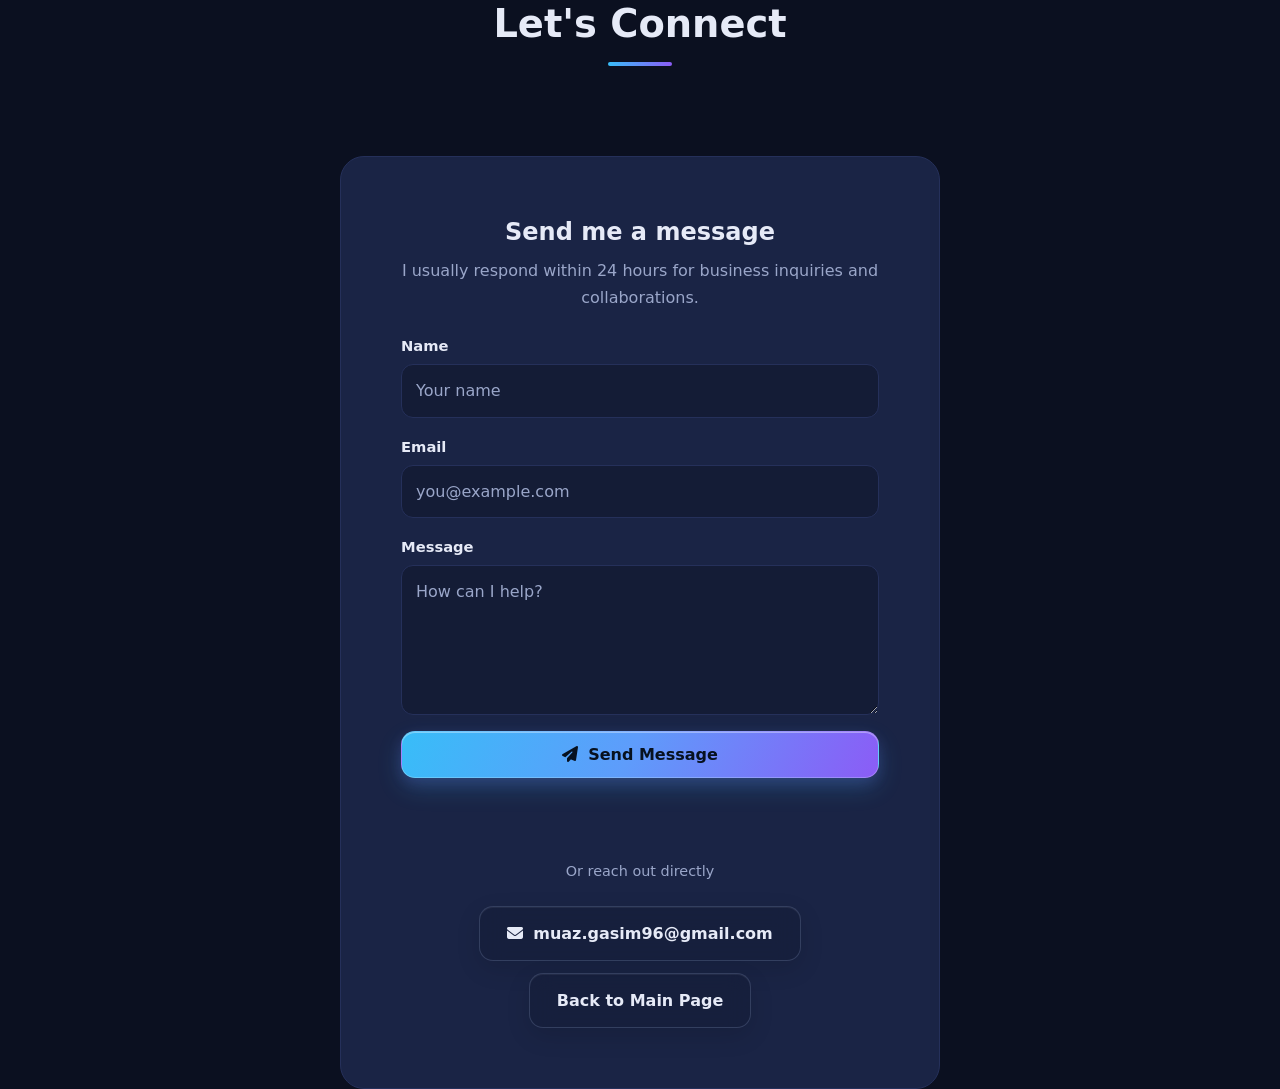
<file: contact.html>
<!DOCTYPE html>
<html lang="en">
<head>
  <meta charset="UTF-8">
  <meta name="viewport" content="width=device-width, initial-scale=1.0">
  <title>Contact Muaz Faroug</title>
  <link rel="icon" type="image/svg+xml" href="favicon.svg">
  <link rel="stylesheet" href="style.css">
  <link rel="stylesheet" href="https://cdnjs.cloudflare.com/ajax/libs/font-awesome/6.5.1/css/all.min.css">
  <style>
    .contact-form { text-align: start; display: grid; gap: 16px; margin: 8px 0 22px; }
    .form-field { display: grid; gap: 6px; }
    .form-field label { font-weight: 600; font-size: .92rem; color: var(--text); }
    .form-field input,
    .form-field textarea {
      width: 100%; font: inherit; color: var(--text);
      background: var(--surface); border: 1px solid var(--border);
      border-radius: 12px; padding: 12px 14px;
      transition: border-color .2s, box-shadow .2s;
    }
    .form-field textarea { min-height: 150px; resize: vertical; }
    .form-field input:focus,
    .form-field textarea:focus {
      outline: none; border-color: var(--accent);
      box-shadow: 0 0 0 3px rgba(56, 189, 248, .2);
    }
    .form-field input::placeholder,
    .form-field textarea::placeholder { color: var(--muted); }
    /* spam trap: hidden from people, visible to bots */
    .hp-field { position: absolute; left: -9999px; width: 1px; height: 1px; overflow: hidden; }
    .contact-form .btn { justify-content: center; width: 100%; }
    .contact-form .btn[disabled] { opacity: .7; cursor: wait; transform: none; }
    .form-status { margin: 0; min-height: 1.4em; font-size: .95rem; text-align: center; }
    .form-status.ok { color: #22c55e; }
    .form-status.err { color: #f87171; }
    .contact-divider { margin: 6px 0 16px; color: var(--muted); font-size: .9rem; }
    .contact-actions { display: flex; flex-wrap: wrap; gap: 12px; justify-content: center; }
  </style>
</head>
<body class="contact-page" style="display: flex; align-items: center; justify-content: center; min-height: 100vh;">

  <div class="container">
    <div class="contact-card-wrapper" style="max-width: 600px; margin: auto;">
      <div class="section-header">
        <h1 class="section-title">Let's Connect</h1>
        <div class="title-underline"></div>
      </div>

      <div class="contact-cta-box">
        <h3>Send me a message</h3>
        <p>I usually respond within 24 hours for business inquiries and collaborations.</p>

        <!-- action is only a no-JavaScript fallback; the script below handles normal submissions -->
        <form id="contact-form" class="contact-form" action="https://formspree.io/f/mrpeavlo" method="POST">
          <div class="form-field">
            <label for="name">Name</label>
            <input type="text" id="name" name="name" placeholder="Your name" autocomplete="name" required>
          </div>
          <div class="form-field">
            <label for="email">Email</label>
            <input type="email" id="email" name="email" placeholder="you@example.com" autocomplete="email" required>
          </div>
          <div class="form-field">
            <label for="message">Message</label>
            <textarea id="message" name="message" placeholder="How can I help?" required></textarea>
          </div>
          <div class="hp-field" aria-hidden="true">
            <label for="_gotcha">Leave this field empty</label>
            <input type="text" id="_gotcha" name="_gotcha" tabindex="-1" autocomplete="off">
          </div>
          <button type="submit" class="btn btn-primary" id="form-submit">
            <i class="fa-solid fa-paper-plane"></i> Send Message
          </button>
          <p class="form-status" id="form-status" role="status" aria-live="polite"></p>
        </form>

        <p class="contact-divider">Or reach out directly</p>
        <div class="contact-actions">
          <a href="mailto:muaz.gasim96@gmail.com" class="btn btn-secondary contact-email-link">
            <i class="fa-solid fa-envelope"></i> muaz.gasim96@gmail.com
          </a>
          <a href="index.html" class="btn btn-secondary">Back to Main Page</a>
        </div>
      </div>
    </div>
  </div>

  <script>
    (function () {
      // 1) Apps Script Web App URL (ends with /exec). If this is empty, the form uses Formspree only.
      var ENDPOINT = 'https://script.google.com/macros/s/AKfycbxJC-zyJYo9-Oh_nkTL1UE5y08ZVllC1O7bVnwz7p54WQL2eW7fgTbD8tIwBcpCB1JbeA/exec';

      // 2) While testing, also send every message to Formspree so nothing is lost. Set to false when the sheet works.
      var KEEP_FORMSPREE_BACKUP = true;
      var FORMSPREE_URL = 'https://formspree.io/f/mrpeavlo';

      var configured = ENDPOINT.indexOf('https://') === 0;

      var form = document.getElementById('contact-form');
      var btn = document.getElementById('form-submit');
      var status = document.getElementById('form-status');
      var label = btn.innerHTML;

      function show(msg, ok) {
        status.textContent = msg;
        status.className = 'form-status ' + (ok ? 'ok' : 'err');
      }

      function finish() {
        btn.disabled = false;
        btn.innerHTML = label;
      }

      function sendToFormspree() {
        return fetch(FORMSPREE_URL, {
          method: 'POST',
          body: new FormData(form),
          headers: { 'Accept': 'application/json' }
        });
      }

      // Original behaviour: Formspree only
      function submitViaFormspree() {
        sendToFormspree().then(function (res) {
          if (res.ok) {
            form.reset();
            show('Thank you! Your message was sent. I will get back to you soon.', true);
          } else {
            return res.json().then(function (data) {
              var msg = data && data.errors && data.errors.map(function (x) { return x.message; }).join(', ');
              show(msg || 'Something went wrong. Please try again or email me directly.', false);
            }, function () {
              show('Something went wrong. Please try again or email me directly.', false);
            });
          }
        }).catch(function () {
          show('Network error. Please try again or email me directly.', false);
        }).then(finish);
      }

      // New behaviour: save a ticket through Apps Script (optionally also Formspree as a backup)
      function submitViaTicketing() {
        // URL-encoded body is a "simple" request, so no CORS preflight is needed
        var body = new URLSearchParams(new FormData(form));

        if (KEEP_FORMSPREE_BACKUP) {
          sendToFormspree().catch(function () {});
        }

        // no-cors: the response can't be read, so only a network failure counts as an error
        fetch(ENDPOINT, { method: 'POST', mode: 'no-cors', body: body })
          .then(function () {
            form.reset();
            show('Thank you! Your message was sent. I will get back to you soon.', true);
          })
          .catch(function () {
            show('Network error. Please try again or email me directly.', false);
          })
          .then(finish);
      }

      form.addEventListener('submit', function (e) {
        e.preventDefault();

        // hidden spam-trap field: a human never fills it, so pretend success and send nothing
        if (form.elements['_gotcha'] && form.elements['_gotcha'].value) {
          form.reset();
          show('Thank you! Your message was sent. I will get back to you soon.', true);
          return;
        }

        btn.disabled = true;
        btn.innerHTML = '<i class="fa-solid fa-circle-notch fa-spin"></i> Sending...';
        show('', true);

        if (configured) {
          submitViaTicketing();
        } else {
          submitViaFormspree();
        }
      });
    })();
  </script>

</body>
</html>
</file>
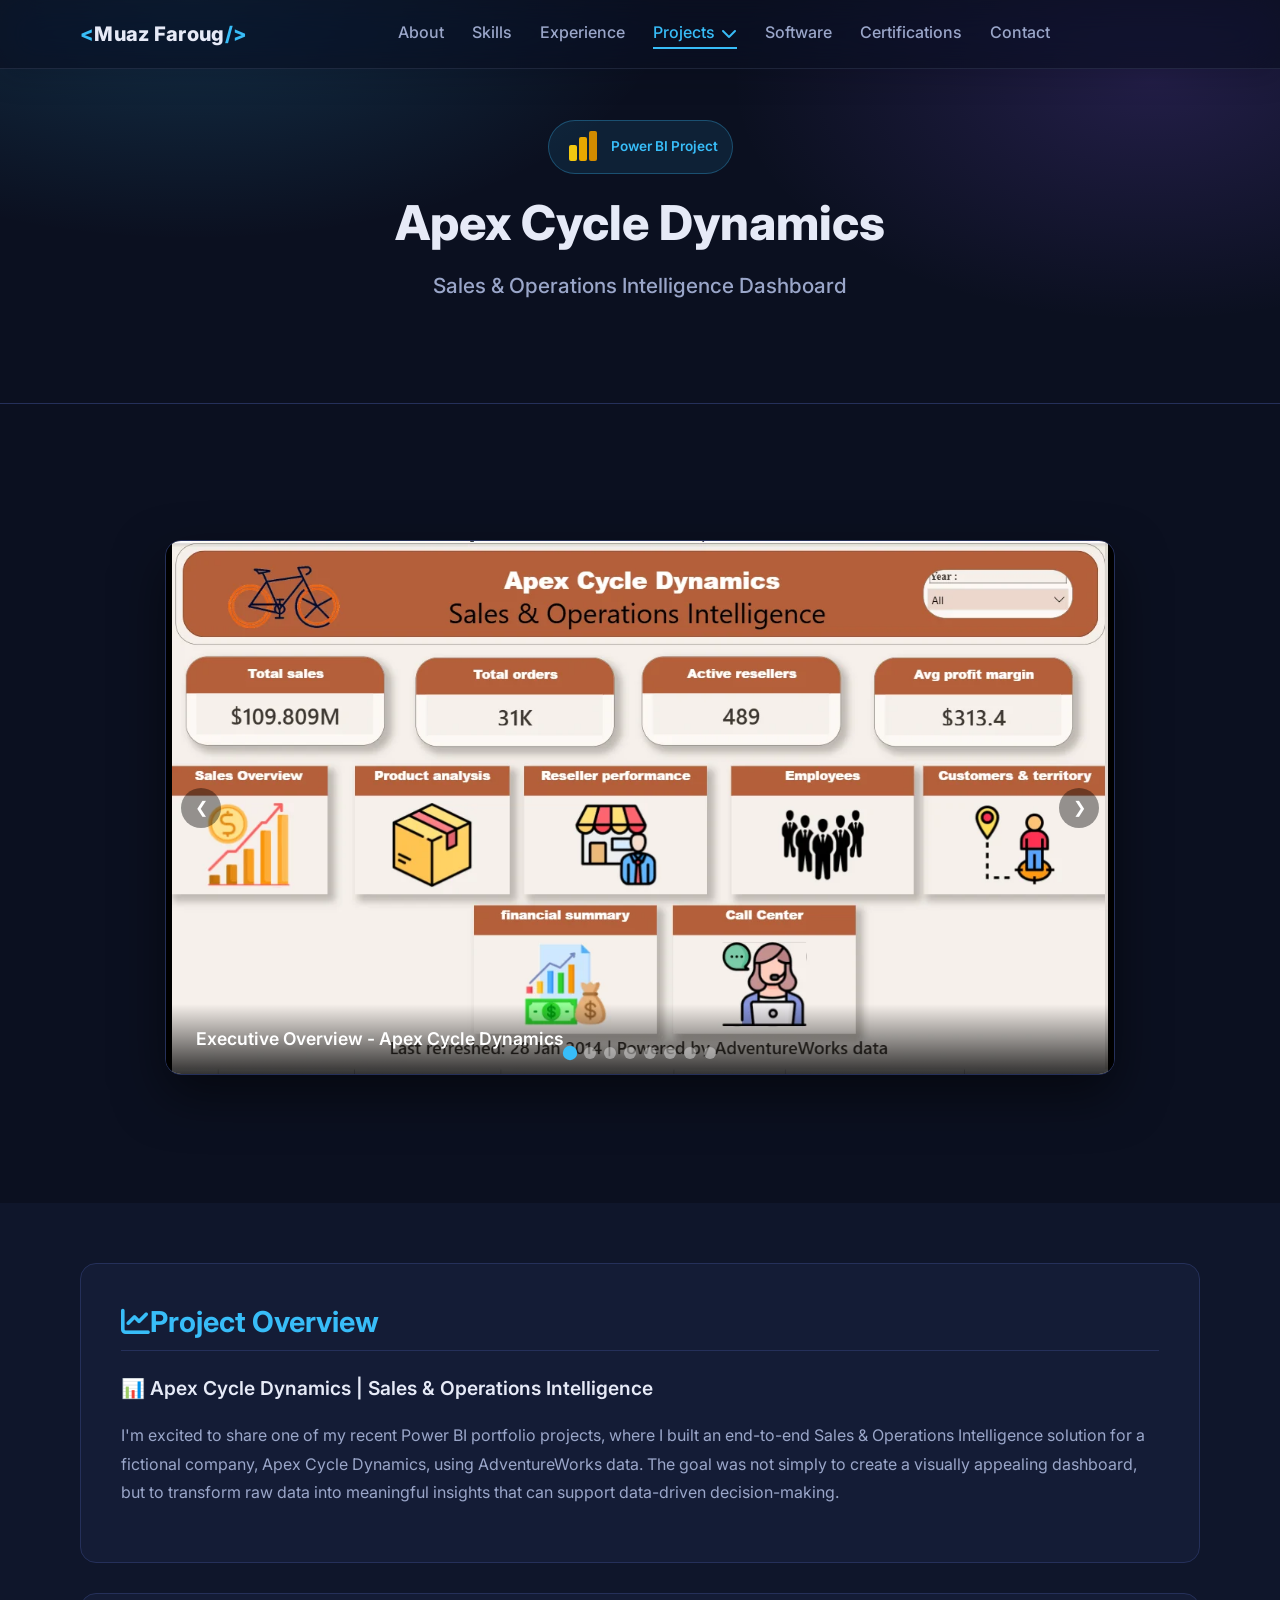
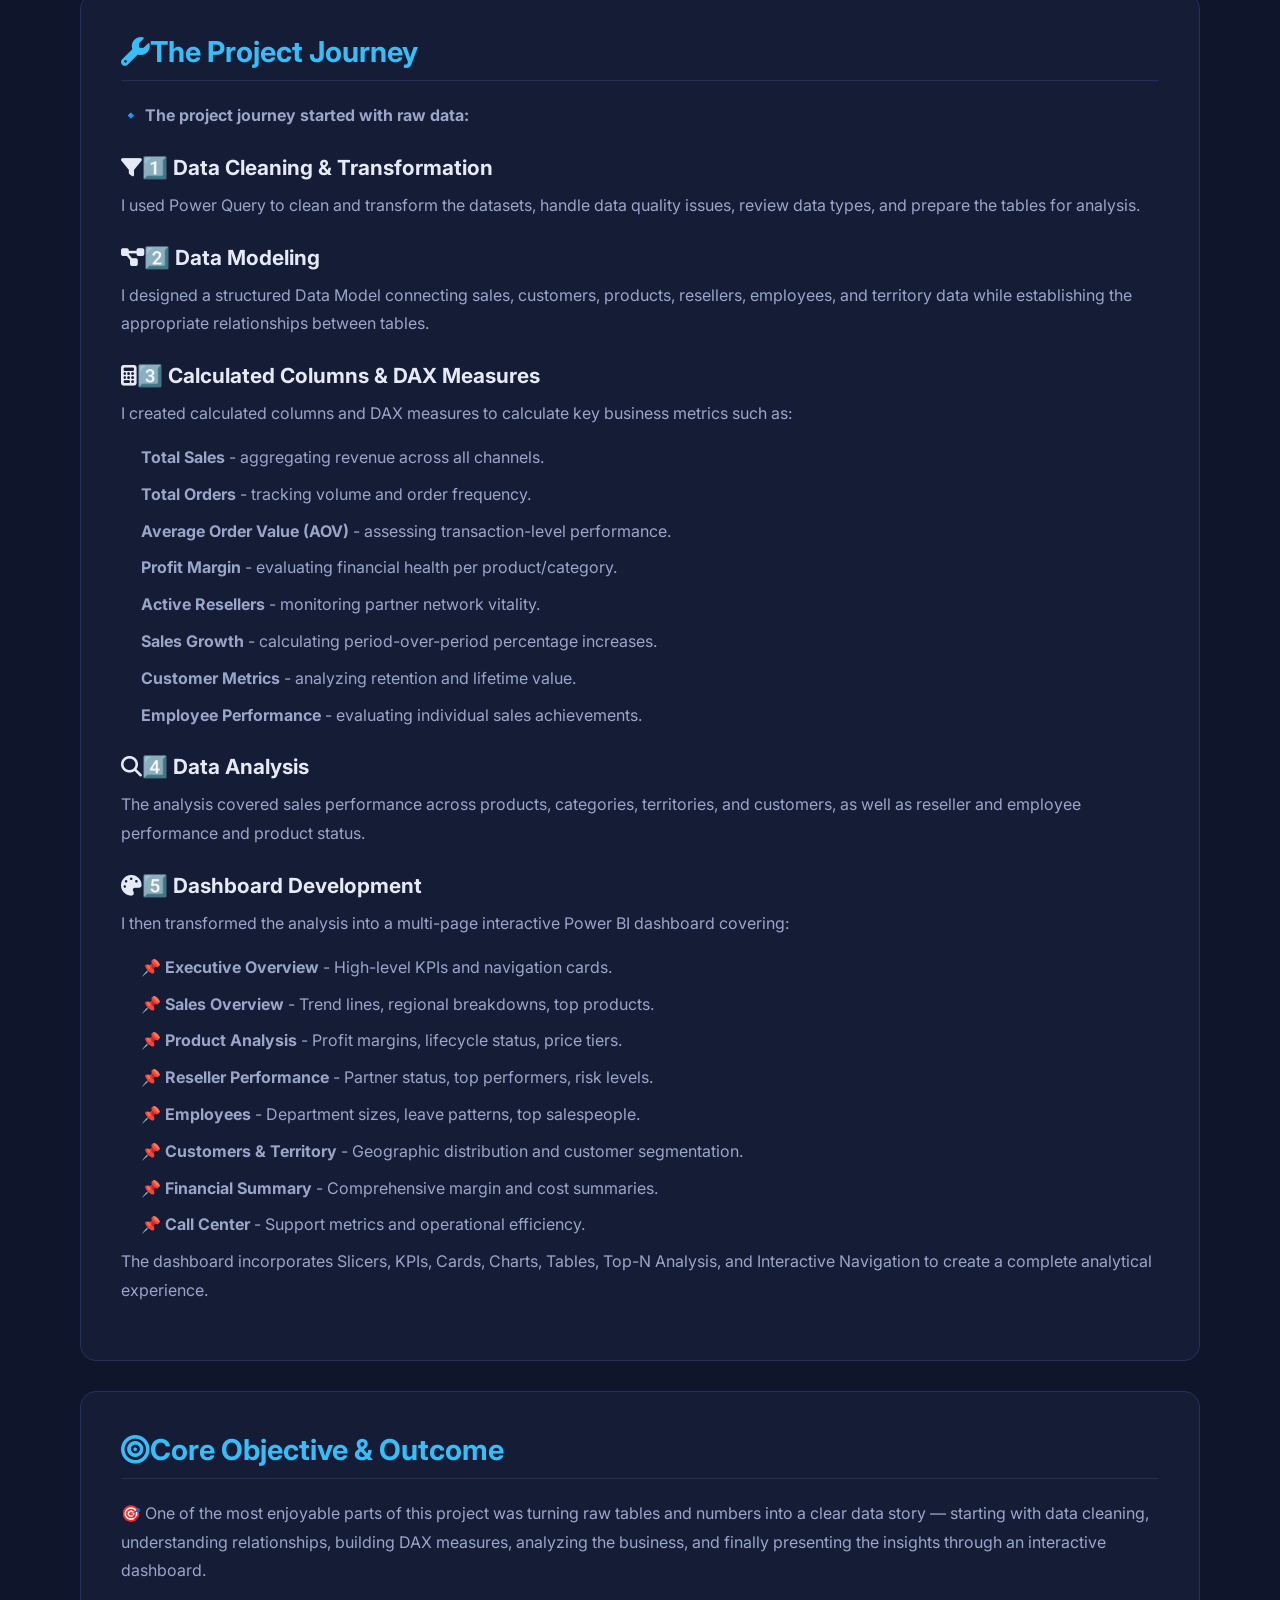
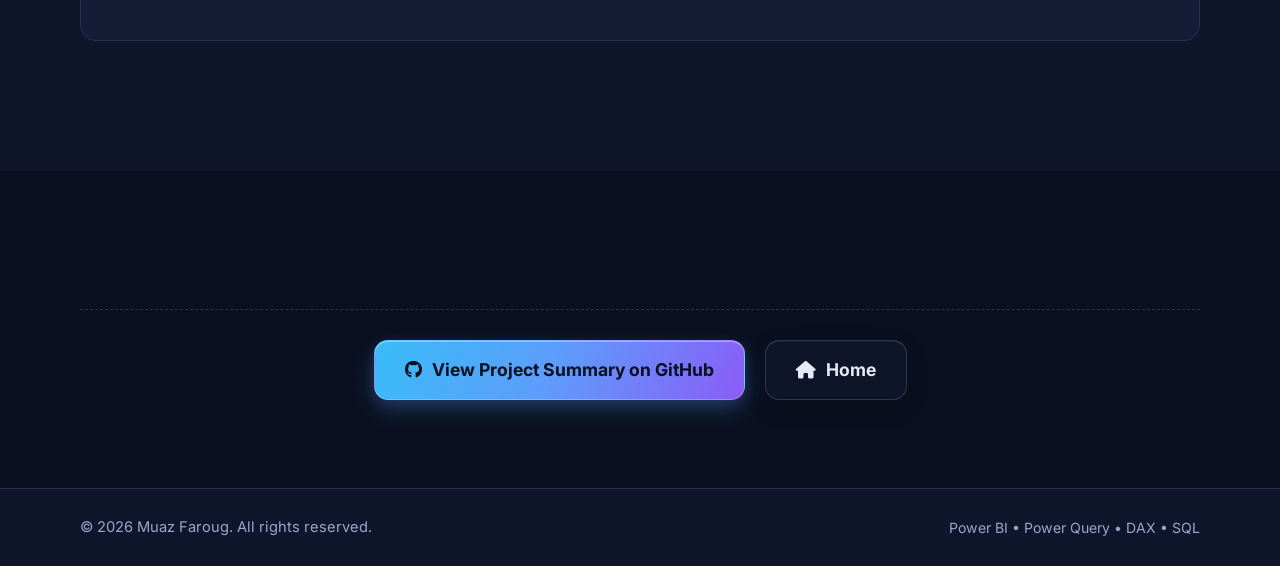
<file: project-apex.html>
<!DOCTYPE html>
<html lang="en" dir="ltr">
<head>
  <meta charset="UTF-8" />
  <meta name="viewport" content="width=device-width, initial-scale=1.0" />
  <title>Apex Cycle Dynamics | Muaz Faroug</title>
  <link rel="icon" type="image/svg+xml" href="favicon.svg" />
  <meta name="description" content="End-to-end Power BI sales and operations dashboard on AdventureWorks data: Power Query cleaning, data model, DAX KPIs and 8 interactive report pages." />
  <link rel="canonical" href="https://mo3azfaroog.github.io/project-apex.html" />
  <meta property="og:type" content="website" />
  <meta property="og:site_name" content="Muaz Faroug" />
  <meta property="og:title" content="Apex Cycle Dynamics | Muaz Faroug" />
  <meta property="og:description" content="End-to-end Power BI sales and operations dashboard on AdventureWorks data: Power Query cleaning, data model, DAX KPIs and 8 interactive report pages." />
  <meta property="og:url" content="https://mo3azfaroog.github.io/project-apex.html" />
  <meta property="og:image" content="https://mo3azfaroog.github.io/assets/og-image.png" />
  <meta name="twitter:card" content="summary_large_image" />
  
  <!-- Google Fonts: Inter (EN) & Cairo (AR) -->
  <link rel="preconnect" href="https://fonts.googleapis.com">
  <link rel="preconnect" href="https://fonts.gstatic.com" crossorigin>
  <link href="https://fonts.googleapis.com/css2?family=Cairo:wght@400;600;700;800&family=Inter:wght@300;400;500;600;700;800&display=swap" rel="stylesheet">
  
  <!-- FontAwesome Icons -->
  <link rel="stylesheet" href="https://cdnjs.cloudflare.com/ajax/libs/font-awesome/6.4.0/css/all.min.css" />
  
  <!-- Link to style.css in the same directory -->
  <link rel="stylesheet" href="./style.css" />
  
  <link rel="stylesheet" href="./project.css" />
</head>
<body>

  <!-- Navigation Bar (Copied from main page for consistency) -->
  <nav class="navbar" id="navbar">
    <div class="nav-container">
      <a href="index.html" class="logo" aria-label="Muaz Faroug home">
        <span class="logo-accent">&lt;</span>Muaz Faroug<span class="logo-accent">/&gt;</span>
      </a>


      <ul class="nav-links" id="nav-links">
        <li><a href="index.html#about" data-i18n="navAbout">About</a></li>
        <li><a href="index.html#skills" data-i18n="navSkills">Skills</a></li>
        <li><a href="index.html#experience" data-i18n="navExperience">Experience</a></li>
        <li class="dropdown">
          <a href="#" class="dropdown-toggle" data-i18n="navProjects">Projects <i class="fa-solid fa-chevron-down"></i></a>
          <ul class="dropdown-menu">
            <li><a href="project-apex.html" class="active">Apex Cycle Dynamics</a></li>
            <li><a href="project-hr.html">HR Analytics</a></li>
            <li><a href="project-zenith.html">Zenith Retail</a></li>
            <li><a href="project-sales.html">Sales Data Analysis</a></li>
            <li><a href="project-olist.html">Olist E-Commerce Analytics</a></li>
            <!-- Other projects can be added here -->
          </ul>
        </li>
        <li><a href="index.html#software">Software</a></li>
        <li><a href="index.html#certifications" data-i18n="navCerts">Certifications</a></li>
        <li><a href="index.html#contact" data-i18n="navContact">Contact</a></li>
      </ul>

      <div class="nav-actions">
        <button id="mobile-menu-btn" class="mobile-menu-btn" aria-label="Toggle Navigation Menu">
          <i class="fa-solid fa-bars"></i>
        </button>
      </div>
    </div>
  </nav>

  <!-- Project Hero Header -->
  <header class="project-hero">
    <div class="container">
      <div class="project-header">
        <div class="project-badge">

                <svg width="40" height="40" viewBox="0 0 40 40" xmlns="http://www.w3.org/2000/svg" aria-label="Power BI">
                    <rect x="6"  y="18" width="8" height="16" rx="2" fill="#F2C811"/>
                    <rect x="16" y="10" width="8" height="24" rx="2" fill="#E8A800"/>
                    <rect x="26" y="4"  width="8" height="30" rx="2" fill="#D18B00"/>
                </svg>
           Power BI Project
        </div>
        <h1 class="project-title">Apex Cycle Dynamics</h1>
        <p class="project-subtitle">Sales & Operations Intelligence Dashboard</p>
      </div>
    </div>
  </header>

  <!-- Main Content Area -->
  <main>
    <!-- Slideshow Section -->
    <section class="section">
      <div class="container">
        <div class="slideshow-container">
          <!-- Slide Image -->
          <img id="slide-image" class="slide-img" src="project-apex/slide1.webp" alt="Executive Overview - Apex Cycle Dynamics" width="1230" height="690" decoding="async" />
          
          <!-- Caption overlay -->
          <div class="slide-caption" id="slide-caption">Executive Overview</div>
          
          <!-- Navigation Buttons -->
          <button class="slide-prev" id="slide-prev" type="button" aria-label="Previous slide">&#10094;</button>
          <button class="slide-next" id="slide-next" type="button" aria-label="Next slide">&#10095;</button>
          
          <!-- Dots indicator -->
          <div class="slide-dots" id="slide-dots">
            <!-- Dots generated by JS -->
          </div>
        </div>
      </div>
    </section>

    <!-- Project Description Section -->
    <section class="section project-content-section bg-alt">
      <div class="container">
        <div class="content-card">
          <h2><i class="fa-solid fa-chart-line me-2"></i>Project Overview</h2>
          <p class="lead" style="color: var(--text); font-size: 1.2rem; font-weight: 600;">
            📊 Apex Cycle Dynamics | Sales & Operations Intelligence
          </p>
          <p>
            I'm excited to share one of my recent Power BI portfolio projects, where I built an end-to-end Sales & Operations Intelligence solution for a fictional company, Apex Cycle Dynamics, using AdventureWorks data. The goal was not simply to create a visually appealing dashboard, but to transform raw data into meaningful insights that can support data-driven decision-making.
          </p>
        </div>

        <div class="content-card">
          <h2><i class="fa-solid fa-wrench me-2"></i>The Project Journey</h2>
          <p><strong>🔹 The project journey started with raw data:</strong></p>
          
          <h3><i class="fa-solid fa-filter me-2"></i>1️⃣ Data Cleaning & Transformation</h3>
          <p>I used Power Query to clean and transform the datasets, handle data quality issues, review data types, and prepare the tables for analysis.</p>

          <h3><i class="fa-solid fa-project-diagram me-2"></i>2️⃣ Data Modeling</h3>
          <p>I designed a structured Data Model connecting sales, customers, products, resellers, employees, and territory data while establishing the appropriate relationships between tables.</p>

          <h3><i class="fa-solid fa-calculator me-2"></i>3️⃣ Calculated Columns & DAX Measures</h3>
          <p>I created calculated columns and DAX measures to calculate key business metrics such as:</p>
          <ul class="highlight-list">
            <li><strong>Total Sales</strong> - aggregating revenue across all channels.</li>
            <li><strong>Total Orders</strong> - tracking volume and order frequency.</li>
            <li><strong>Average Order Value (AOV)</strong> - assessing transaction-level performance.</li>
            <li><strong>Profit Margin</strong> - evaluating financial health per product/category.</li>
            <li><strong>Active Resellers</strong> - monitoring partner network vitality.</li>
            <li><strong>Sales Growth</strong> - calculating period-over-period percentage increases.</li>
            <li><strong>Customer Metrics</strong> - analyzing retention and lifetime value.</li>
            <li><strong>Employee Performance</strong> - evaluating individual sales achievements.</li>
          </ul>

          <h3><i class="fa-solid fa-magnifying-glass me-2"></i>4️⃣ Data Analysis</h3>
          <p>The analysis covered sales performance across products, categories, territories, and customers, as well as reseller and employee performance and product status.</p>

          <h3><i class="fa-solid fa-palette me-2"></i>5️⃣ Dashboard Development</h3>
          <p>I then transformed the analysis into a multi-page interactive Power BI dashboard covering:</p>
          <ul class="highlight-list">
            <li>📌 <strong>Executive Overview</strong> - High-level KPIs and navigation cards.</li>
            <li>📌 <strong>Sales Overview</strong> - Trend lines, regional breakdowns, top products.</li>
            <li>📌 <strong>Product Analysis</strong> - Profit margins, lifecycle status, price tiers.</li>
            <li>📌 <strong>Reseller Performance</strong> - Partner status, top performers, risk levels.</li>
            <li>📌 <strong>Employees</strong> - Department sizes, leave patterns, top salespeople.</li>
            <li>📌 <strong>Customers & Territory</strong> - Geographic distribution and customer segmentation.</li>
            <li>📌 <strong>Financial Summary</strong> - Comprehensive margin and cost summaries.</li>
            <li>📌 <strong>Call Center</strong> - Support metrics and operational efficiency.</li>
          </ul>
          <p>
            The dashboard incorporates Slicers, KPIs, Cards, Charts, Tables, Top-N Analysis, and Interactive Navigation to create a complete analytical experience.
          </p>
        </div>

        <div class="content-card">
          <h2><i class="fa-solid fa-bullseye me-2"></i>Core Objective & Outcome</h2>
          <p>
            🎯 One of the most enjoyable parts of this project was turning raw tables and numbers into a clear data story — starting with data cleaning, understanding relationships, building DAX measures, analyzing the business, and finally presenting the insights through an interactive dashboard.
          </p>
        </div>
      </div>
    </section>

    <!-- Action buttons Section (Required buttons) -->
    <section class="section">
      <div class="container">
        <div class="project-actions">
          <!-- Project summary button linking to GitHub repository -->
          <a href="https://github.com/mo3azFaroog/Apex-Cycle-Dynamics" target="_blank" rel="noopener" class="btn btn-primary" style="font-size: 1.1rem; padding: 14px 30px;">
            <i class="fa-brands fa-github"></i> View Project Summary on GitHub
          </a>
          <!-- Home button linking back to main page -->
          <a href="index.html" class="btn btn-secondary" style="font-size: 1.1rem; padding: 14px 30px;">
            <i class="fa-solid fa-home"></i> Home
          </a>
        </div>
      </div>
    </section>
  </main>

  <!-- Footer (Copied from main page) -->
  <footer class="footer">
    <div class="container footer-container">
      <p>&copy; <span id="year"></span> Muaz Faroug. All rights reserved.</p>
      <div class="footer-tools">
        <span>Power BI</span> &bull; 
        <span>Power Query</span> &bull; 
        <span>DAX</span> &bull; 
        <span>SQL</span>
      </div>
    </div>
  </footer>

  <!-- Slides + shared behaviour (project.js) -->
  <script>
    window.PROJECT_SLIDES = [
      {
        "url": "project-apex/slide1.webp",
        "caption": "Executive Overview - Apex Cycle Dynamics"
      },
      {
        "url": "project-apex/slide2.webp",
        "caption": "Sales Overview Dashboard"
      },
      {
        "url": "project-apex/slide3.webp",
        "caption": "Product Analysis Dashboard"
      },
      {
        "url": "project-apex/slide4.webp",
        "caption": "Reseller Performance Dashboard"
      },
      {
        "url": "project-apex/slide5.webp",
        "caption": "Employees Performance Dashboard"
      },
      {
        "url": "project-apex/slide6.webp",
        "caption": "Customers & Territory"
      },
      {
        "url": "project-apex/slide7.webp",
        "caption": "Financial Summary"
      },
      {
        "url": "project-apex/slide8.webp",
        "caption": "Call Center Performance"
      }
    ];
  </script>
  <script src="./project.js"></script>
</body>
</html>
</file>
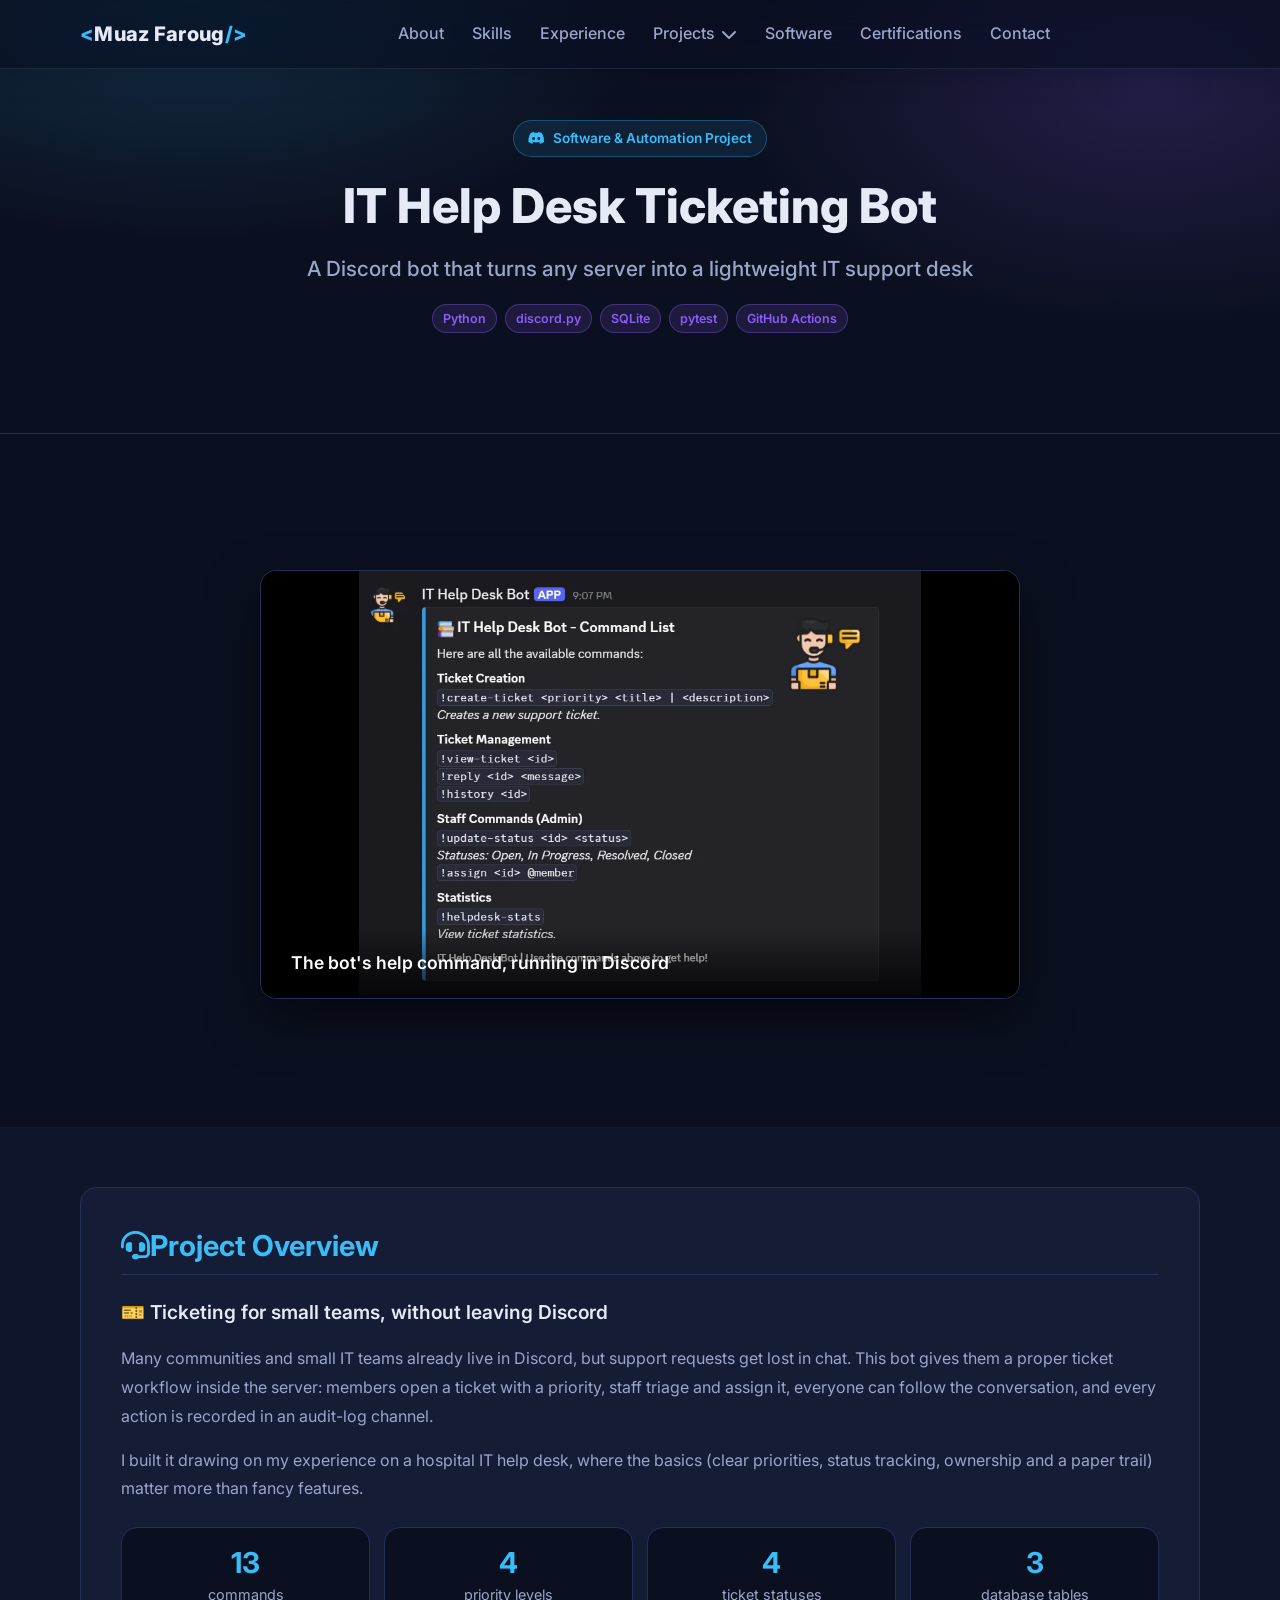
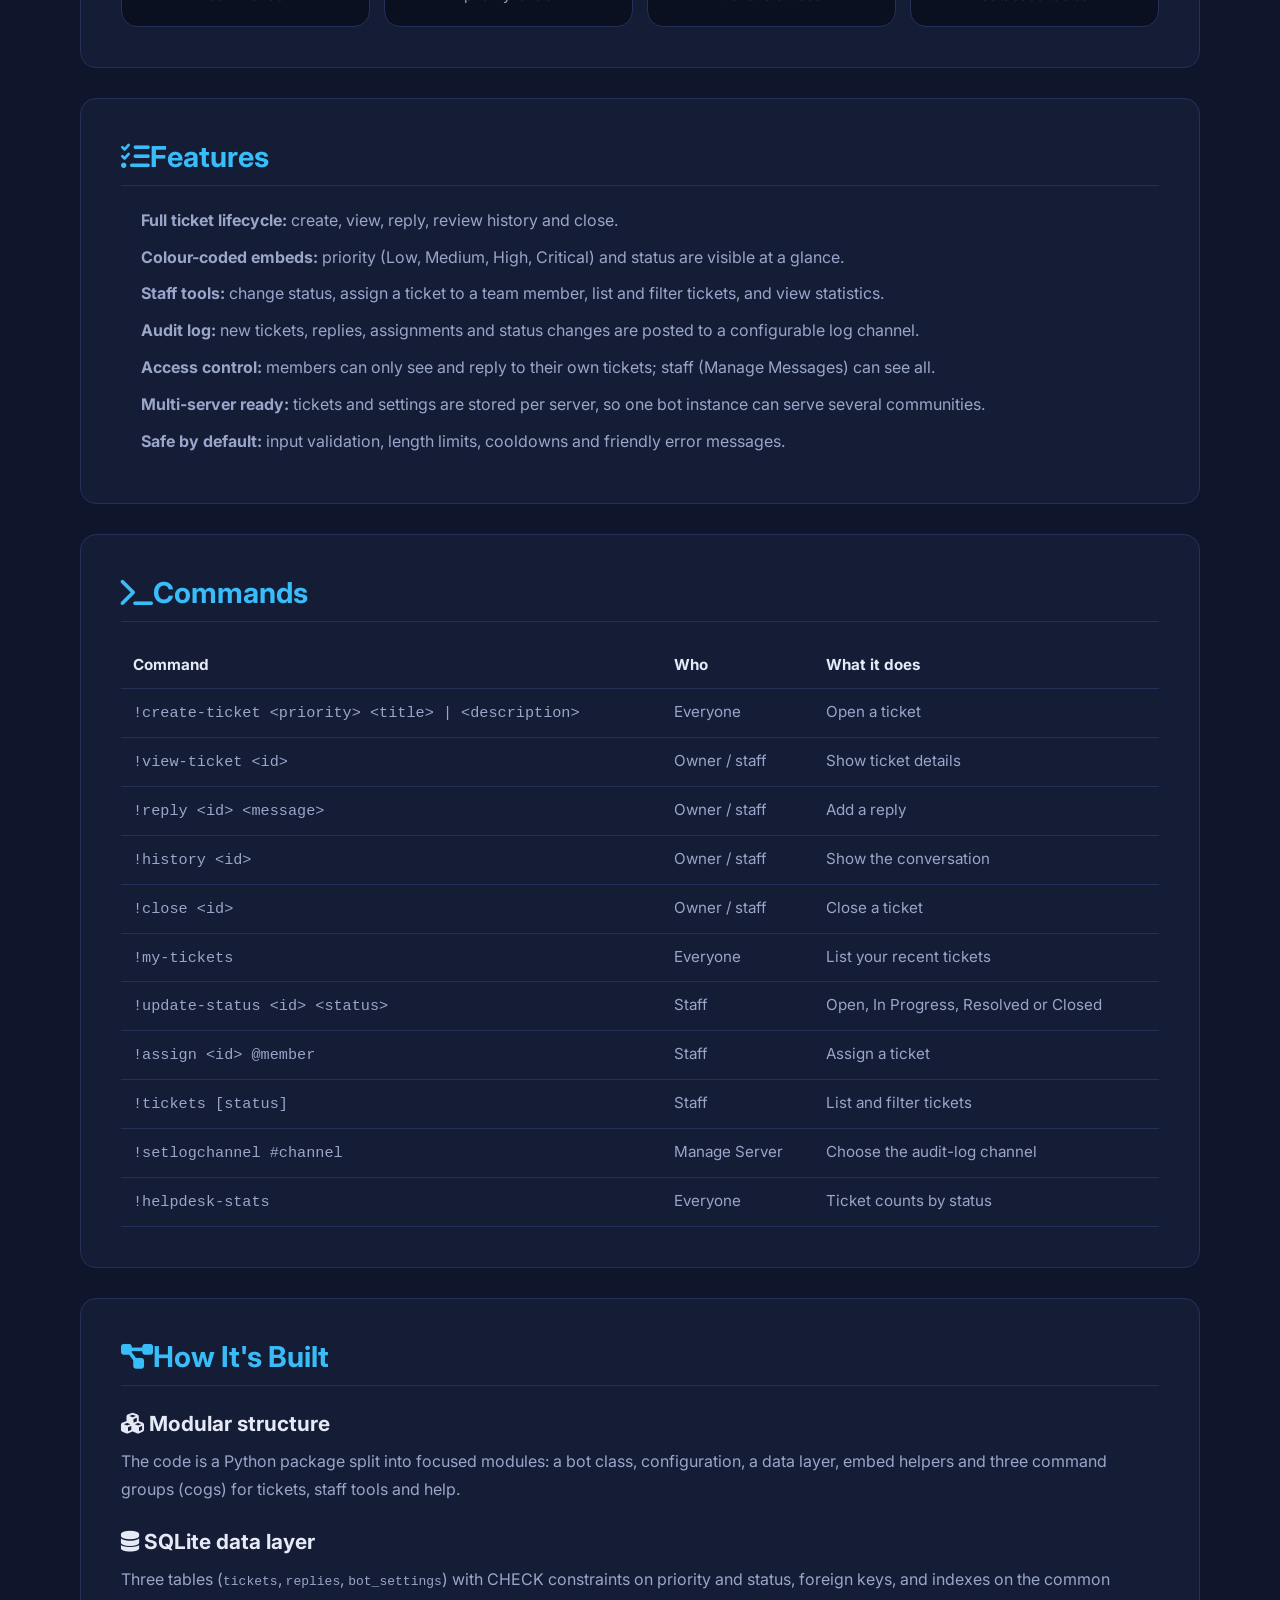
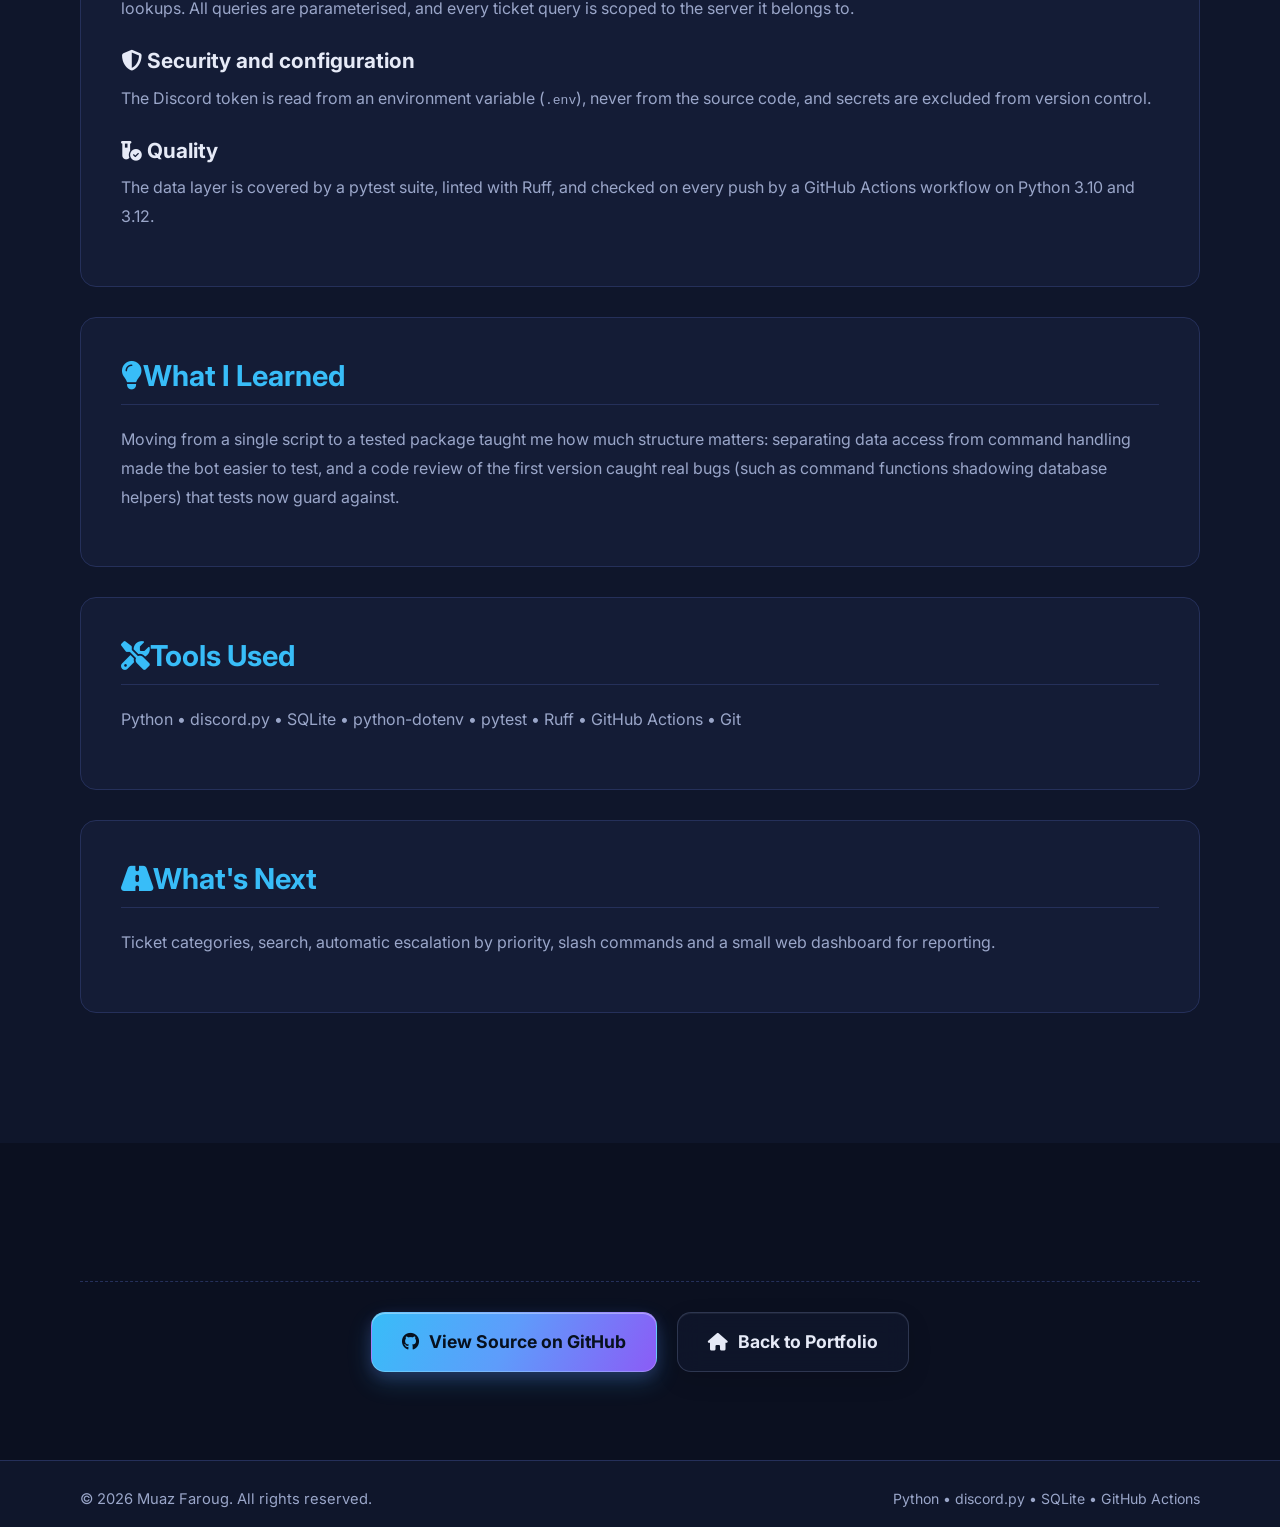
<file: project-helpdesk.html>
<!DOCTYPE html>
<html lang="en" dir="ltr">
<head>
  <meta charset="UTF-8" />
  <meta name="viewport" content="width=device-width, initial-scale=1.0" />
  <title>IT Help Desk Ticketing Bot | Muaz Faroug</title>
  <link rel="icon" type="image/svg+xml" href="favicon.svg" />
  <meta name="description" content="A Discord bot that turns a server into an IT help desk: ticket creation, replies, assignment, status tracking and an audit log, built with Python, discord.py and SQLite." />
  <link rel="canonical" href="https://mo3azfaroog.github.io/project-helpdesk.html" />
  <meta property="og:type" content="website" />
  <meta property="og:site_name" content="Muaz Faroug" />
  <meta property="og:title" content="IT Help Desk Ticketing Bot | Muaz Faroug" />
  <meta property="og:description" content="A Discord bot that turns a server into an IT help desk: ticket creation, replies, assignment, status tracking and an audit log, built with Python, discord.py and SQLite." />
  <meta property="og:url" content="https://mo3azfaroog.github.io/project-helpdesk.html" />
  <meta property="og:image" content="https://mo3azfaroog.github.io/assets/og-image.png" />
  <meta name="twitter:card" content="summary_large_image" />

  <!-- Google Fonts: Inter (EN) & Cairo (AR) -->
  <link rel="preconnect" href="https://fonts.googleapis.com">
  <link rel="preconnect" href="https://fonts.gstatic.com" crossorigin>
  <link href="https://fonts.googleapis.com/css2?family=Cairo:wght@400;600;700;800&family=Inter:wght@300;400;500;600;700;800&display=swap" rel="stylesheet">

  <!-- FontAwesome Icons -->
  <link rel="stylesheet" href="https://cdnjs.cloudflare.com/ajax/libs/font-awesome/6.4.0/css/all.min.css" />

  <link rel="stylesheet" href="./style.css" />
  <link rel="stylesheet" href="./project.css" />
</head>
<body>

  <!-- Navigation Bar -->
  <nav class="navbar" id="navbar">
    <div class="nav-container">
      <a href="index.html" class="logo" aria-label="Muaz Faroug home">
        <span class="logo-accent">&lt;</span>Muaz Faroug<span class="logo-accent">/&gt;</span>
      </a>

      <ul class="nav-links" id="nav-links">
        <li><a href="index.html#about">About</a></li>
        <li><a href="index.html#skills">Skills</a></li>
        <li><a href="index.html#experience">Experience</a></li>
        <li class="dropdown">
          <a href="#" class="dropdown-toggle">Projects <i class="fa-solid fa-chevron-down"></i></a>
          <ul class="dropdown-menu">
            <li><a href="project-apex.html">Apex Cycle Dynamics</a></li>
            <li><a href="project-hr.html">HR Analytics</a></li>
            <li><a href="project-zenith.html">Zenith Retail</a></li>
            <li><a href="project-sales.html">Sales Data Analysis</a></li>
            <li><a href="project-olist.html">Olist E-Commerce Analytics</a></li>
          </ul>
        </li>
        <li><a href="index.html#software" class="active">Software</a></li>
        <li><a href="index.html#certifications">Certifications</a></li>
        <li><a href="index.html#contact">Contact</a></li>
      </ul>

      <div class="nav-actions">
        <button id="mobile-menu-btn" class="mobile-menu-btn" aria-label="Toggle Navigation Menu">
          <i class="fa-solid fa-bars"></i>
        </button>
      </div>
    </div>
  </nav>

  <!-- Project Hero Header -->
  <header class="project-hero">
    <div class="container">
      <div class="project-header">
        <div class="project-badge">
          <i class="fa-brands fa-discord"></i>
          Software &amp; Automation Project
        </div>
        <h1 class="project-title">IT Help Desk Ticketing Bot</h1>
        <p class="project-subtitle">A Discord bot that turns any server into a lightweight IT support desk</p>
        <div class="project-tags-row">
          <span class="tech-tag">Python</span>
          <span class="tech-tag">discord.py</span>
          <span class="tech-tag">SQLite</span>
          <span class="tech-tag">pytest</span>
          <span class="tech-tag">GitHub Actions</span>
        </div>
      </div>
    </div>
  </header>

  <!-- Main Content Area -->
  <main>
    <!-- Screenshot -->
    <section class="section">
      <div class="container">
        <div class="slideshow-container single">
          <img id="slide-image" class="slide-img" src="project-helpdesk/slide1.webp" alt="The bot's help command in Discord, listing ticket creation, management, staff and statistics commands" width="894" height="678" decoding="async" />
          <div class="slide-caption" id="slide-caption">The bot's <code>!help</code> command, running in Discord</div>
          <button class="slide-prev" id="slide-prev" type="button" aria-label="Previous slide">&#10094;</button>
          <button class="slide-next" id="slide-next" type="button" aria-label="Next slide">&#10095;</button>
          <div class="slide-dots" id="slide-dots"></div>
        </div>
      </div>
    </section>

    <section class="section project-content-section bg-alt">
      <div class="container">

        <div class="content-card">
          <h2><i class="fa-solid fa-headset me-2"></i>Project Overview</h2>
          <p class="lead" style="color: var(--text); font-size: 1.2rem; font-weight: 600;">
            🎫 Ticketing for small teams, without leaving Discord
          </p>
          <p>
            Many communities and small IT teams already live in Discord, but support requests get lost in chat. This bot gives them a proper ticket workflow inside the server: members open a ticket with a priority, staff triage and assign it, everyone can follow the conversation, and every action is recorded in an audit-log channel.
          </p>
          <p>
            I built it drawing on my experience on a hospital IT help desk, where the basics (clear priorities, status tracking, ownership and a paper trail) matter more than fancy features.
          </p>

          <div class="stat-row">
            <div class="stat"><strong>13</strong><span>commands</span></div>
            <div class="stat"><strong>4</strong><span>priority levels</span></div>
            <div class="stat"><strong>4</strong><span>ticket statuses</span></div>
            <div class="stat"><strong>3</strong><span>database tables</span></div>
          </div>
        </div>

        <div class="content-card">
          <h2><i class="fa-solid fa-list-check me-2"></i>Features</h2>
          <ul class="highlight-list">
            <li><strong>Full ticket lifecycle:</strong> create, view, reply, review history and close.</li>
            <li><strong>Colour-coded embeds:</strong> priority (Low, Medium, High, Critical) and status are visible at a glance.</li>
            <li><strong>Staff tools:</strong> change status, assign a ticket to a team member, list and filter tickets, and view statistics.</li>
            <li><strong>Audit log:</strong> new tickets, replies, assignments and status changes are posted to a configurable log channel.</li>
            <li><strong>Access control:</strong> members can only see and reply to their own tickets; staff (Manage Messages) can see all.</li>
            <li><strong>Multi-server ready:</strong> tickets and settings are stored per server, so one bot instance can serve several communities.</li>
            <li><strong>Safe by default:</strong> input validation, length limits, cooldowns and friendly error messages.</li>
          </ul>
        </div>

        <div class="content-card">
          <h2><i class="fa-solid fa-terminal me-2"></i>Commands</h2>
          <div class="table-wrap">
            <table class="cmd-table">
              <thead><tr><th>Command</th><th>Who</th><th>What it does</th></tr></thead>
              <tbody>
                <tr><td><code>!create-ticket &lt;priority&gt; &lt;title&gt; | &lt;description&gt;</code></td><td>Everyone</td><td>Open a ticket</td></tr>
                <tr><td><code>!view-ticket &lt;id&gt;</code></td><td>Owner / staff</td><td>Show ticket details</td></tr>
                <tr><td><code>!reply &lt;id&gt; &lt;message&gt;</code></td><td>Owner / staff</td><td>Add a reply</td></tr>
                <tr><td><code>!history &lt;id&gt;</code></td><td>Owner / staff</td><td>Show the conversation</td></tr>
                <tr><td><code>!close &lt;id&gt;</code></td><td>Owner / staff</td><td>Close a ticket</td></tr>
                <tr><td><code>!my-tickets</code></td><td>Everyone</td><td>List your recent tickets</td></tr>
                <tr><td><code>!update-status &lt;id&gt; &lt;status&gt;</code></td><td>Staff</td><td>Open, In Progress, Resolved or Closed</td></tr>
                <tr><td><code>!assign &lt;id&gt; @member</code></td><td>Staff</td><td>Assign a ticket</td></tr>
                <tr><td><code>!tickets [status]</code></td><td>Staff</td><td>List and filter tickets</td></tr>
                <tr><td><code>!setlogchannel #channel</code></td><td>Manage Server</td><td>Choose the audit-log channel</td></tr>
                <tr><td><code>!helpdesk-stats</code></td><td>Everyone</td><td>Ticket counts by status</td></tr>
              </tbody>
            </table>
          </div>
        </div>

        <div class="content-card">
          <h2><i class="fa-solid fa-diagram-project me-2"></i>How It's Built</h2>

          <h3><i class="fa-solid fa-cubes"></i> Modular structure</h3>
          <p>The code is a Python package split into focused modules: a bot class, configuration, a data layer, embed helpers and three command groups (cogs) for tickets, staff tools and help.</p>

          <h3><i class="fa-solid fa-database"></i> SQLite data layer</h3>
          <p>Three tables (<code>tickets</code>, <code>replies</code>, <code>bot_settings</code>) with CHECK constraints on priority and status, foreign keys, and indexes on the common lookups. All queries are parameterised, and every ticket query is scoped to the server it belongs to.</p>

          <h3><i class="fa-solid fa-shield-halved"></i> Security and configuration</h3>
          <p>The Discord token is read from an environment variable (<code>.env</code>), never from the source code, and secrets are excluded from version control.</p>

          <h3><i class="fa-solid fa-vial-circle-check"></i> Quality</h3>
          <p>The data layer is covered by a pytest suite, linted with Ruff, and checked on every push by a GitHub Actions workflow on Python 3.10 and 3.12.</p>
        </div>

        <div class="content-card">
          <h2><i class="fa-solid fa-lightbulb me-2"></i>What I Learned</h2>
          <p>Moving from a single script to a tested package taught me how much structure matters: separating data access from command handling made the bot easier to test, and a code review of the first version caught real bugs (such as command functions shadowing database helpers) that tests now guard against.</p>
        </div>

        <div class="content-card">
          <h2><i class="fa-solid fa-screwdriver-wrench me-2"></i>Tools Used</h2>
          <p>Python &bull; discord.py &bull; SQLite &bull; python-dotenv &bull; pytest &bull; Ruff &bull; GitHub Actions &bull; Git</p>
        </div>

        <div class="content-card">
          <h2><i class="fa-solid fa-road me-2"></i>What's Next</h2>
          <p>Ticket categories, search, automatic escalation by priority, slash commands and a small web dashboard for reporting.</p>
        </div>
      </div>
    </section>

    <!-- Action buttons Section -->
    <section class="section">
      <div class="container">
        <div class="project-actions">
          <a href="https://github.com/mo3azFaroog/Custom-IT-Help-Desk-Ticketing-Bot" target="_blank" rel="noopener" class="btn btn-primary" style="font-size: 1.1rem; padding: 14px 30px;">
            <i class="fa-brands fa-github"></i> View Source on GitHub
          </a>
          <a href="index.html#software" class="btn btn-secondary" style="font-size: 1.1rem; padding: 14px 30px;">
            <i class="fa-solid fa-home"></i> Back to Portfolio
          </a>
        </div>
      </div>
    </section>
  </main>

  <!-- Footer -->
  <footer class="footer">
    <div class="container footer-container">
      <p>&copy; <span id="year"></span> Muaz Faroug. All rights reserved.</p>
      <div class="footer-tools">
        <span>Python</span> &bull;
        <span>discord.py</span> &bull;
        <span>SQLite</span> &bull;
        <span>GitHub Actions</span>
      </div>
    </div>
  </footer>

  <script>
    window.PROJECT_SLIDES = [
      { "url": "project-helpdesk/slide1.webp", "caption": "The bot's help command, running in Discord" }
    ];
  </script>
  <script src="./project.js"></script>
</body>
</html>
</file>
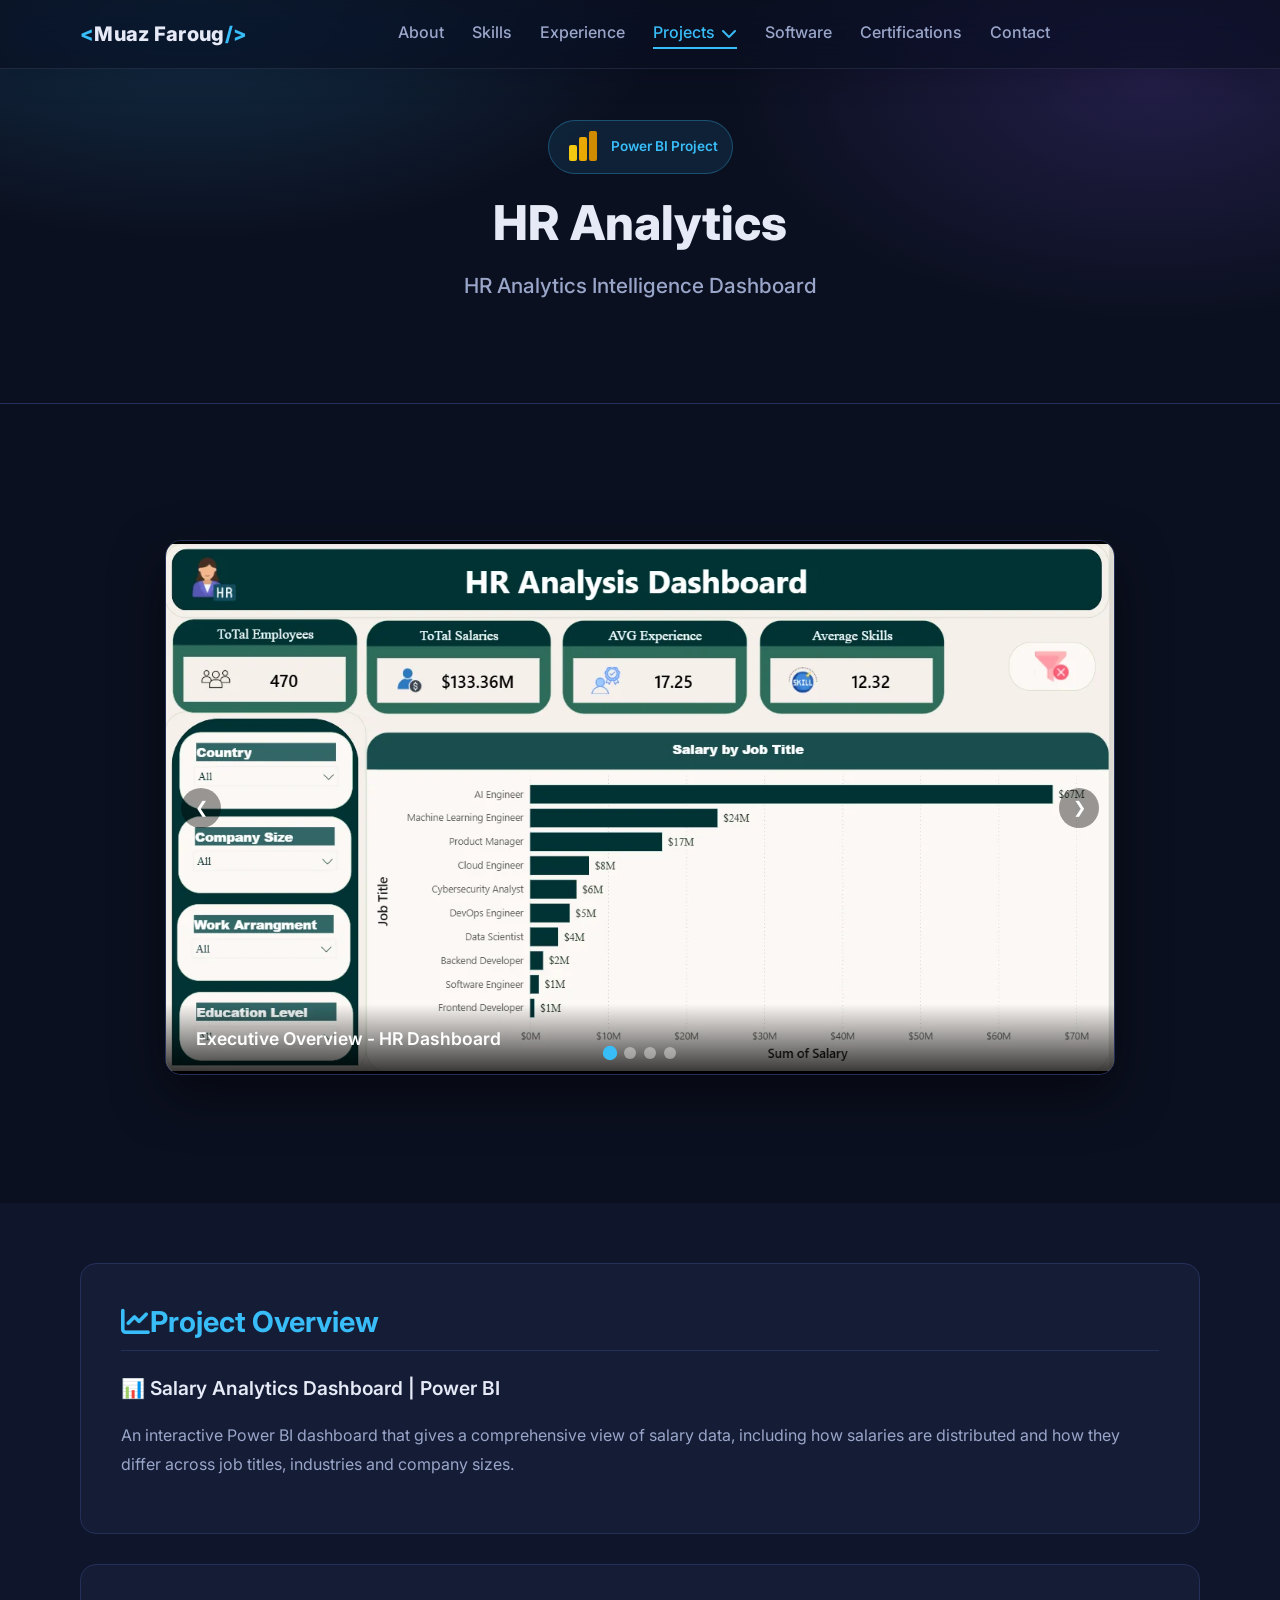
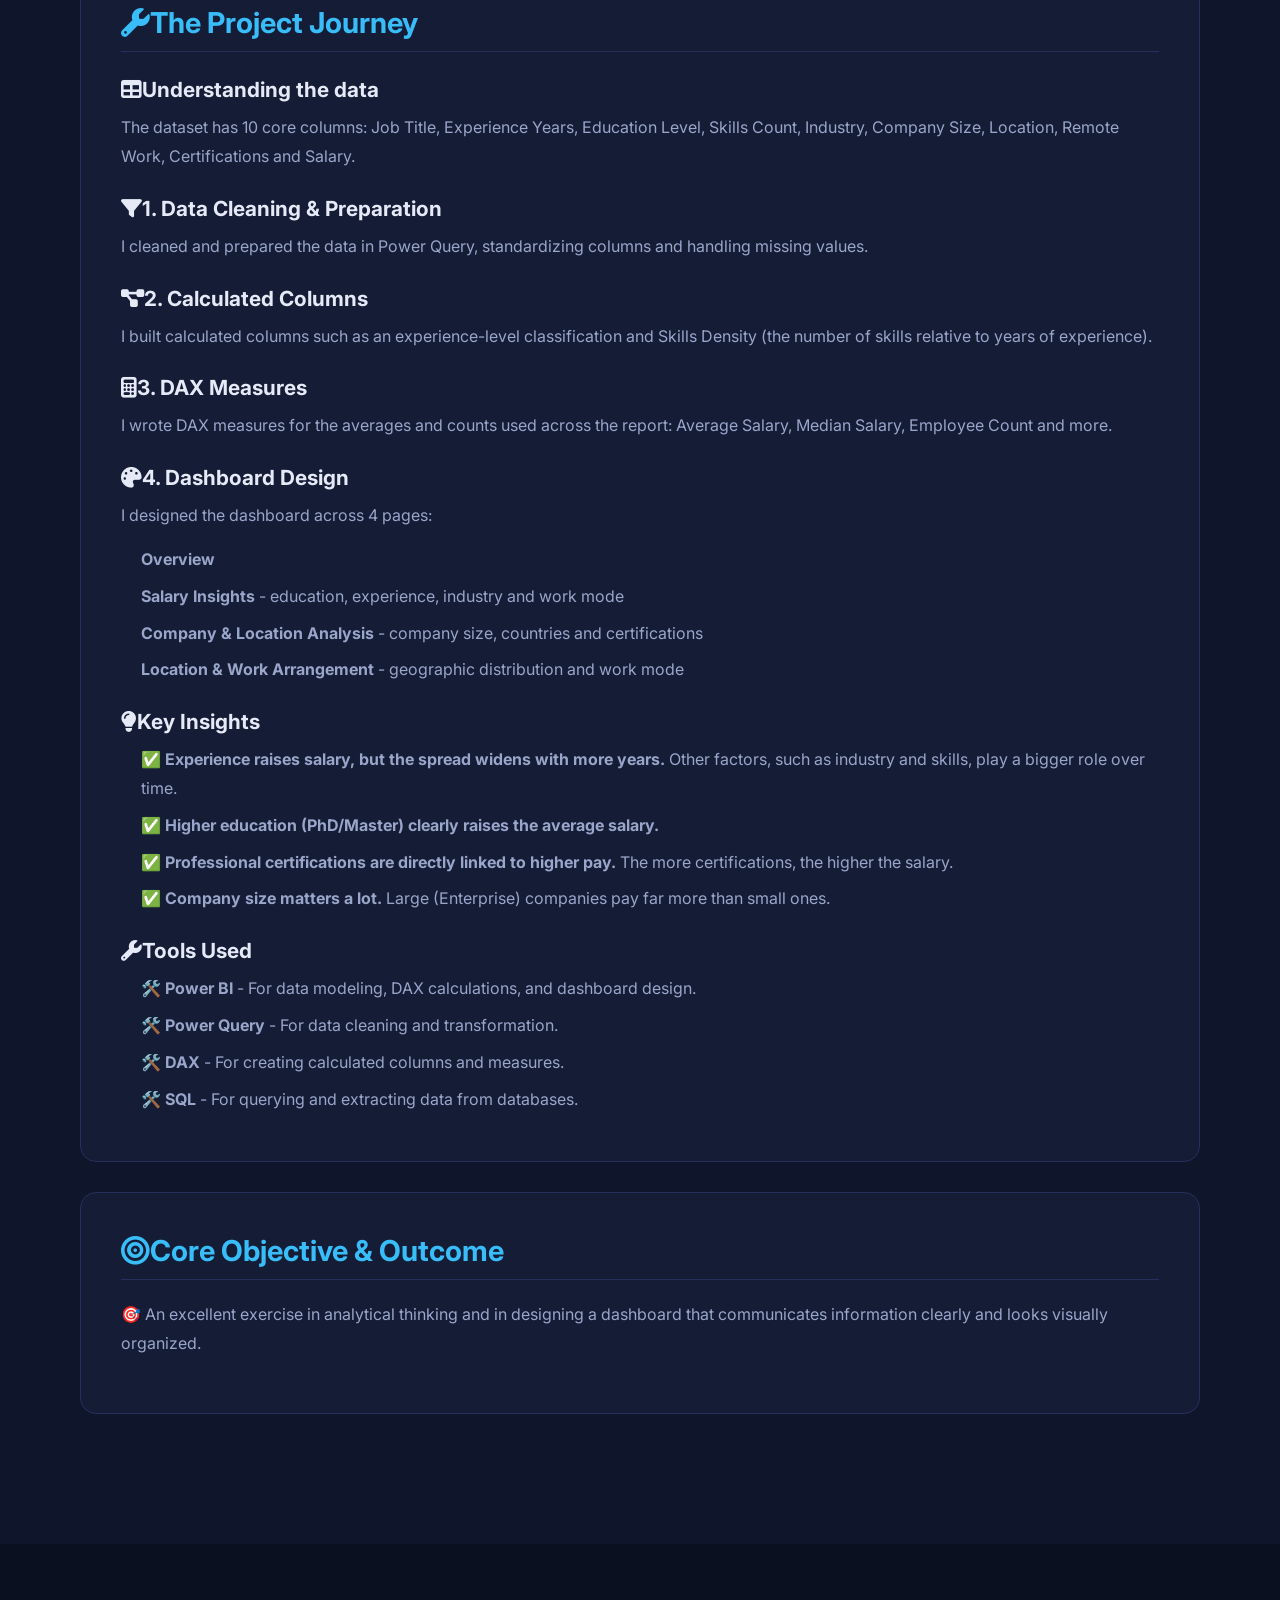
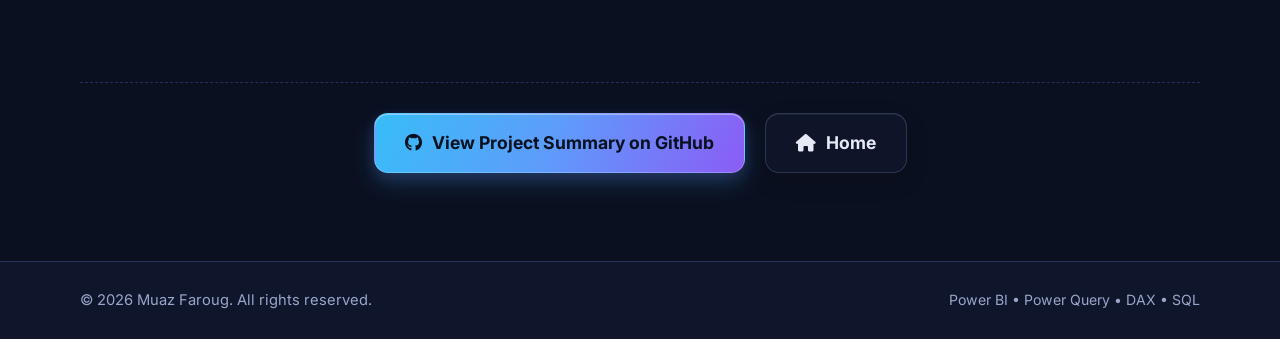
<file: project-hr.html>
<!DOCTYPE html>
<html lang="en" dir="ltr">
<head>
  <meta charset="UTF-8" />
  <meta name="viewport" content="width=device-width, initial-scale=1.0" />
  <title>HR Analytics | Muaz Faroug</title>
  <link rel="icon" type="image/svg+xml" href="favicon.svg" />
  <meta name="description" content="Power BI salary analytics dashboard showing how experience, education, certifications, company size and work mode affect pay, across 4 report pages." />
  <link rel="canonical" href="https://mo3azfaroog.github.io/project-hr.html" />
  <meta property="og:type" content="website" />
  <meta property="og:site_name" content="Muaz Faroug" />
  <meta property="og:title" content="HR Analytics | Muaz Faroug" />
  <meta property="og:description" content="Power BI salary analytics dashboard showing how experience, education, certifications, company size and work mode affect pay, across 4 report pages." />
  <meta property="og:url" content="https://mo3azfaroog.github.io/project-hr.html" />
  <meta property="og:image" content="https://mo3azfaroog.github.io/assets/og-image.png" />
  <meta name="twitter:card" content="summary_large_image" />
  
  <!-- Google Fonts: Inter (EN) & Cairo (AR) -->
  <link rel="preconnect" href="https://fonts.googleapis.com">
  <link rel="preconnect" href="https://fonts.gstatic.com" crossorigin>
  <link href="https://fonts.googleapis.com/css2?family=Cairo:wght@400;600;700;800&family=Inter:wght@300;400;500;600;700;800&display=swap" rel="stylesheet">
  
  <!-- FontAwesome Icons -->
  <link rel="stylesheet" href="https://cdnjs.cloudflare.com/ajax/libs/font-awesome/6.4.0/css/all.min.css" />
  
  <!-- Link to style.css in the same directory -->
  <link rel="stylesheet" href="./style.css" />
  
  <link rel="stylesheet" href="./project.css" />
</head>
<body>

  <!-- Navigation Bar (Copied from main page for consistency) -->
  <nav class="navbar" id="navbar">
    <div class="nav-container">
      <a href="index.html" class="logo" aria-label="Muaz Faroug home">
        <span class="logo-accent">&lt;</span>Muaz Faroug<span class="logo-accent">/&gt;</span>
      </a>

      <ul class="nav-links" id="nav-links">
        <li><a href="index.html#about" data-i18n="navAbout">About</a></li>
        <li><a href="index.html#skills" data-i18n="navSkills">Skills</a></li>
        <li><a href="index.html#experience" data-i18n="navExperience">Experience</a></li>
        <li class="dropdown">
          <a href="#" class="dropdown-toggle" data-i18n="navProjects">Projects <i class="fa-solid fa-chevron-down"></i></a>
          <ul class="dropdown-menu">
            <li><a href="project-apex.html">Apex Cycle Dynamics</a></li>
            <li><a href="project-hr.html" class="active">HR Analytics</a></li>
            <li><a href="project-zenith.html">Zenith Retail</a></li>
            <li><a href="project-sales.html">Sales Data Analysis</a></li>
            <li><a href="project-olist.html">Olist E-Commerce Analytics</a></li>
            <!-- Other projects can be added here -->
          </ul>
        </li>
        <li><a href="index.html#software">Software</a></li>
        <li><a href="index.html#certifications" data-i18n="navCerts">Certifications</a></li>
        <li><a href="index.html#contact" data-i18n="navContact">Contact</a></li>
      </ul>

      <div class="nav-actions">
        <button id="mobile-menu-btn" class="mobile-menu-btn" aria-label="Toggle Navigation Menu">
          <i class="fa-solid fa-bars"></i>
        </button>
      </div>
    </div>
  </nav>

  <!-- Project Hero Header -->
  <header class="project-hero">
    <div class="container">
      <div class="project-header">
        <div class="project-badge">

                <svg width="40" height="40" viewBox="0 0 40 40" xmlns="http://www.w3.org/2000/svg" aria-label="Power BI">
                    <rect x="6"  y="18" width="8" height="16" rx="2" fill="#F2C811"/>
                    <rect x="16" y="10" width="8" height="24" rx="2" fill="#E8A800"/>
                    <rect x="26" y="4"  width="8" height="30" rx="2" fill="#D18B00"/>
                </svg>
           Power BI Project
        </div>
        <h1 class="project-title">HR Analytics</h1>
        <p class="project-subtitle">HR Analytics Intelligence Dashboard</p>
      </div>
    </div>
  </header>

  <!-- Main Content Area -->
  <main>
    <!-- Slideshow Section -->
    <section class="section">
      <div class="container">
        <div class="slideshow-container">
          <!-- Slide Image -->
          <img id="slide-image" class="slide-img" src="project-hr/slide1.webp" alt="Executive Overview - HR Dashboard" width="1230" height="690" decoding="async" />
          
          <!-- Caption overlay -->
          <div class="slide-caption" id="slide-caption">Executive Overview</div>
          
          <!-- Navigation Buttons -->
          <button class="slide-prev" id="slide-prev" type="button" aria-label="Previous slide">&#10094;</button>
          <button class="slide-next" id="slide-next" type="button" aria-label="Next slide">&#10095;</button>
          
          <!-- Dots indicator -->
          <div class="slide-dots" id="slide-dots">
            <!-- Dots generated by JS -->
          </div>
        </div>
      </div>
    </section>

    <!-- Project Description Section -->
    <section class="section project-content-section bg-alt">
      <div class="container">
        <div class="content-card">
          <h2><i class="fa-solid fa-chart-line me-2"></i>Project Overview</h2>
          <p class="lead" style="color: var(--text); font-size: 1.2rem; font-weight: 600;">
            📊 Salary Analytics Dashboard | Power BI
          </p>
          <p>
            An interactive Power BI dashboard that gives a comprehensive view of salary data, including how salaries are distributed and how they differ across job titles, industries and company sizes.
          </p>
        </div>

        <div class="content-card">
          <h2><i class="fa-solid fa-wrench me-2"></i>The Project Journey</h2>
          <h3><i class="fa-solid fa-table me-2"></i>Understanding the data</h3>
          <p>The dataset has 10 core columns: Job Title, Experience Years, Education Level, Skills Count, Industry, Company Size, Location, Remote Work, Certifications and Salary.</p>

          <h3><i class="fa-solid fa-filter me-2"></i>1. Data Cleaning & Preparation</h3>
          <p>I cleaned and prepared the data in Power Query, standardizing columns and handling missing values.</p>

          <h3><i class="fa-solid fa-project-diagram me-2"></i>2. Calculated Columns</h3>
          <p>I built calculated columns such as an experience-level classification and Skills Density (the number of skills relative to years of experience).</p>

          <h3><i class="fa-solid fa-calculator me-2"></i>3. DAX Measures</h3>
          <p>I wrote DAX measures for the averages and counts used across the report: Average Salary, Median Salary, Employee Count and more.</p>

          <h3><i class="fa-solid fa-palette me-2"></i>4. Dashboard Design</h3>
          <p>I designed the dashboard across 4 pages:</p>
          <ul class="highlight-list">
            <li><strong>Overview</strong></li>
            <li><strong>Salary Insights</strong> - education, experience, industry and work mode</li>
            <li><strong>Company & Location Analysis</strong> - company size, countries and certifications</li>
            <li><strong>Location & Work Arrangement</strong> - geographic distribution and work mode</li>
          </ul>

          <h3><i class="fa-solid fa-lightbulb me-2"></i>Key Insights</h3>
          <ul class="highlight-list">
            <li>✅ <strong>Experience raises salary, but the spread widens with more years.</strong> Other factors, such as industry and skills, play a bigger role over time.</li>
            <li>✅ <strong>Higher education (PhD/Master) clearly raises the average salary.</strong></li>
            <li>✅ <strong>Professional certifications are directly linked to higher pay.</strong> The more certifications, the higher the salary.</li>
            <li>✅ <strong>Company size matters a lot.</strong> Large (Enterprise) companies pay far more than small ones.</li>
          </ul>

          <h3><i class="fa-solid fa-wrench me-2"></i>Tools Used</h3>
          <ul class="highlight-list">
            <li>🛠️ <strong>Power BI</strong> - For data modeling, DAX calculations, and dashboard design.</li>
            <li>🛠️ <strong>Power Query</strong> - For data cleaning and transformation.</li>
            <li>🛠️ <strong>DAX</strong> - For creating calculated columns and measures.</li>
            <li>🛠️ <strong>SQL</strong> - For querying and extracting data from databases.</li>
          </ul>
        </div>

        <div class="content-card">
          <h2><i class="fa-solid fa-bullseye me-2"></i>Core Objective & Outcome</h2>
          <p>
            🎯 An excellent exercise in analytical thinking and in designing a dashboard that communicates information clearly and looks visually organized.
          </p>
        </div>
      </div>
    </section>

    <!-- Action buttons Section (Required buttons) -->
    <section class="section">
      <div class="container">
        <div class="project-actions">
          <!-- Project summary button linking to GitHub repository -->
          <a href="https://github.com/mo3azFaroog/HR-Dashboard" target="_blank" rel="noopener" class="btn btn-primary" style="font-size: 1.1rem; padding: 14px 30px;">
            <i class="fa-brands fa-github"></i> View Project Summary on GitHub
          </a>
          <!-- Home button linking back to main page -->
          <a href="index.html" class="btn btn-secondary" style="font-size: 1.1rem; padding: 14px 30px;">
            <i class="fa-solid fa-home"></i> Home
          </a>
        </div>
      </div>
    </section>
  </main>

  <!-- Footer (Copied from main page) -->
  <footer class="footer">
    <div class="container footer-container">
      <p>&copy; <span id="year"></span> Muaz Faroug. All rights reserved.</p>
      <div class="footer-tools">
        <span>Power BI</span> &bull; 
        <span>Power Query</span> &bull; 
        <span>DAX</span> &bull; 
        <span>SQL</span>
      </div>
    </div>
  </footer>

  <!-- Slides + shared behaviour (project.js) -->
  <script>
    window.PROJECT_SLIDES = [
      {
        "url": "project-hr/slide1.webp",
        "caption": "Executive Overview - HR Dashboard"
      },
      {
        "url": "project-hr/slide2.webp",
        "caption": "Salary Insights"
      },
      {
        "url": "project-hr/slide3.webp",
        "caption": "Company & Location Analysis"
      },
      {
        "url": "project-hr/slide4.webp",
        "caption": "Geographic Overview"
      }
    ];
  </script>
  <script src="./project.js"></script>
</body>
</html>
</file>
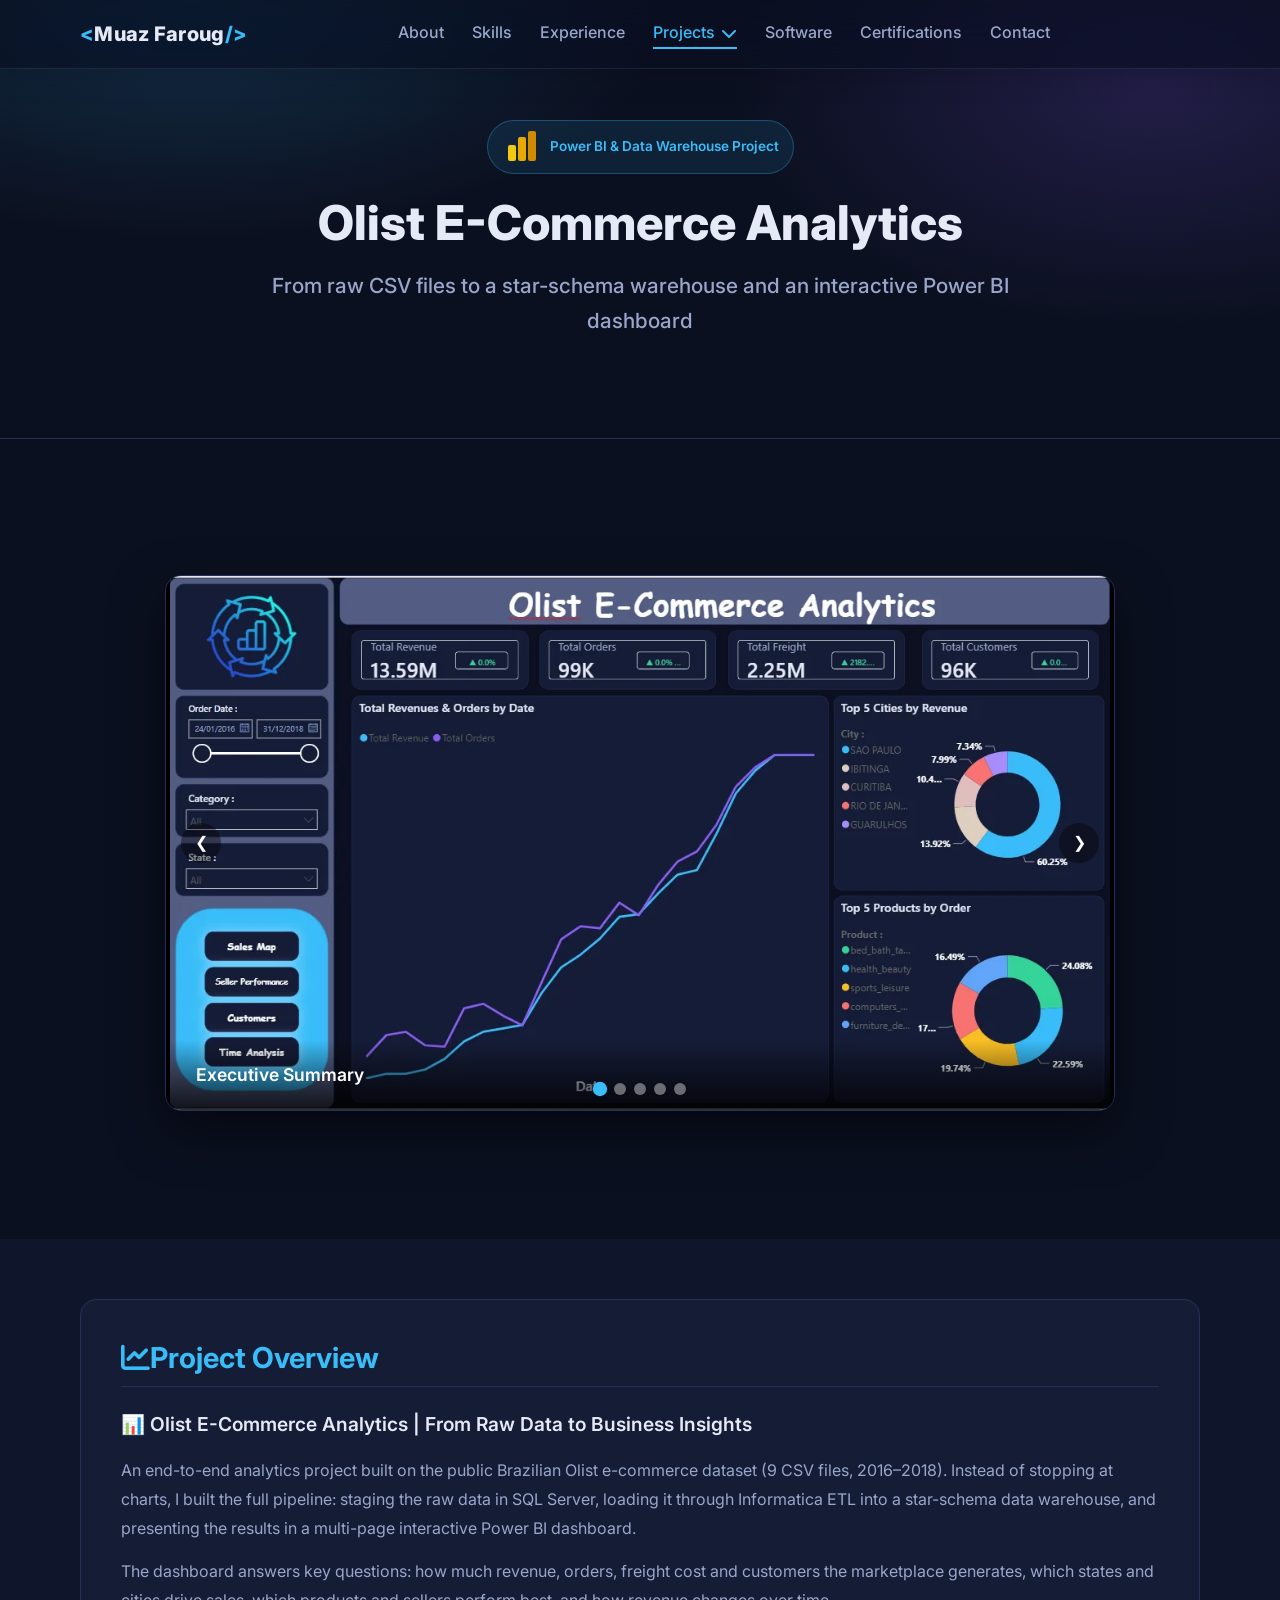
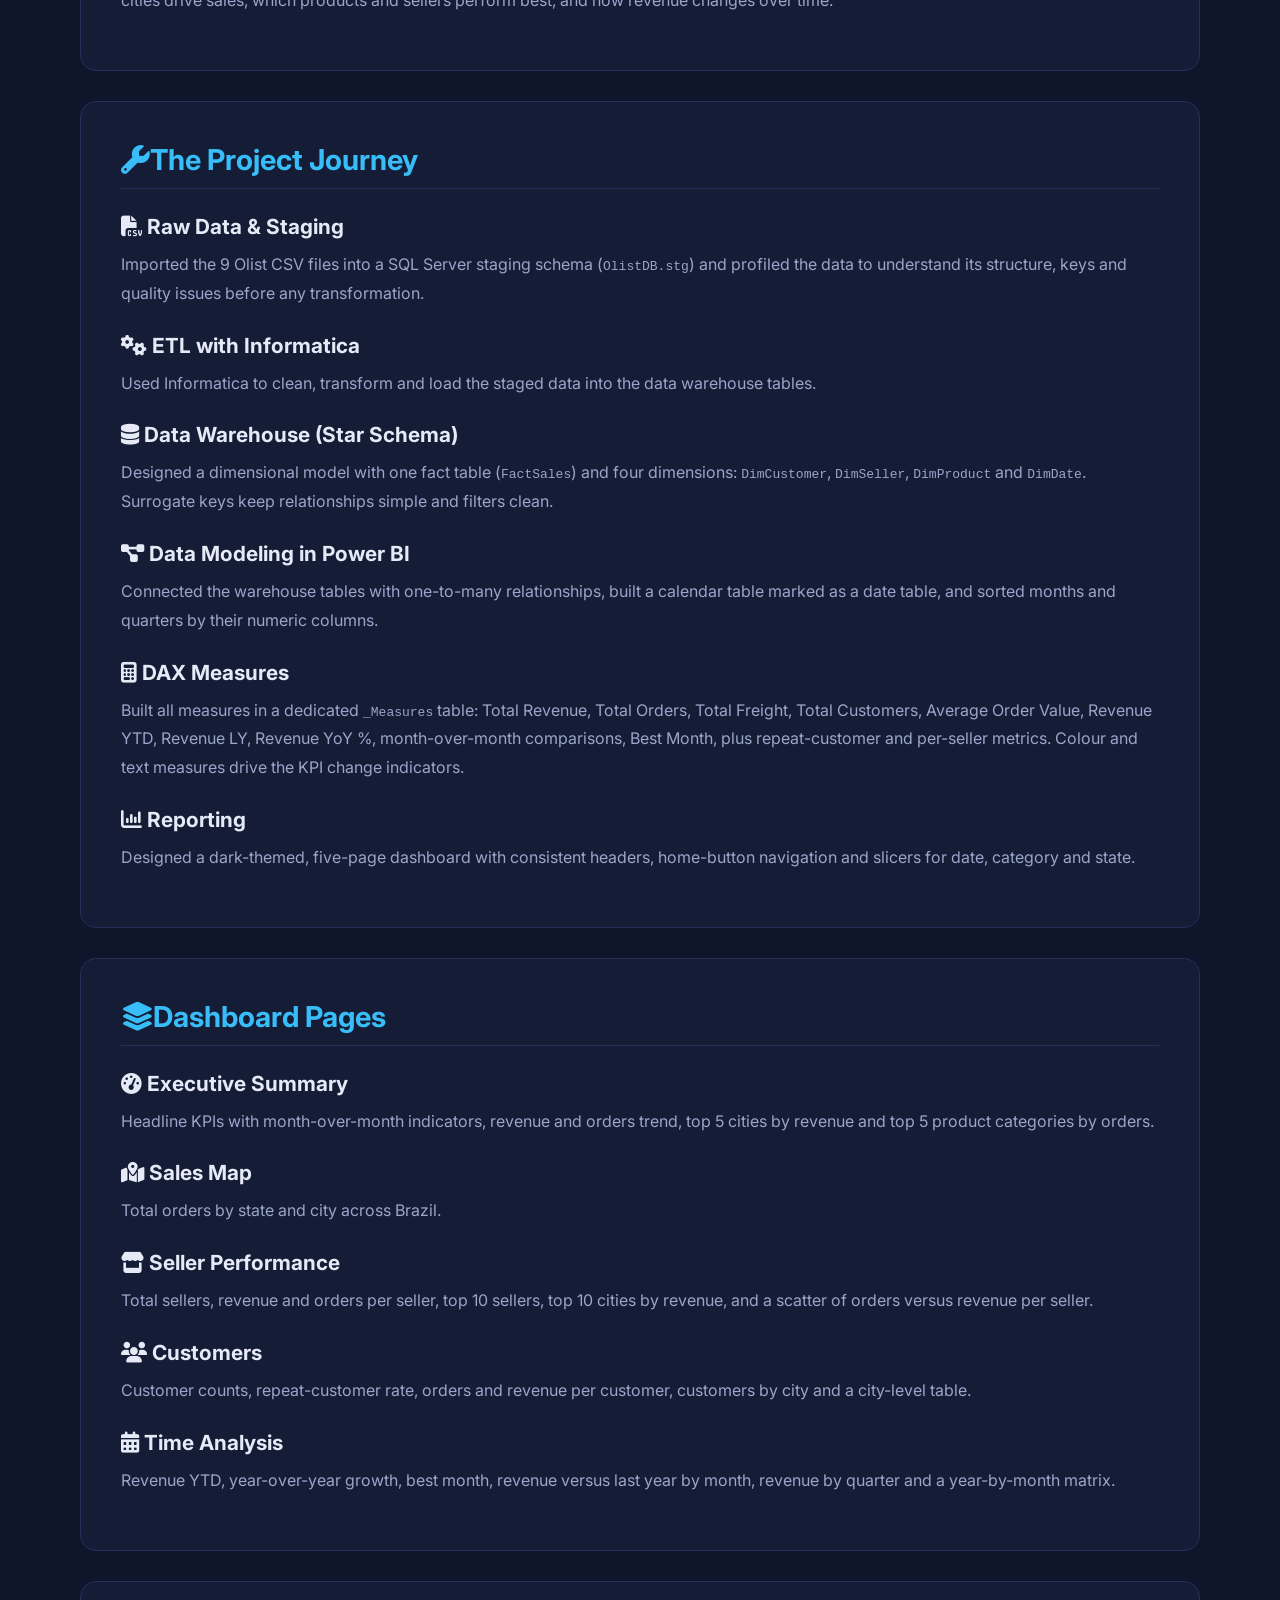
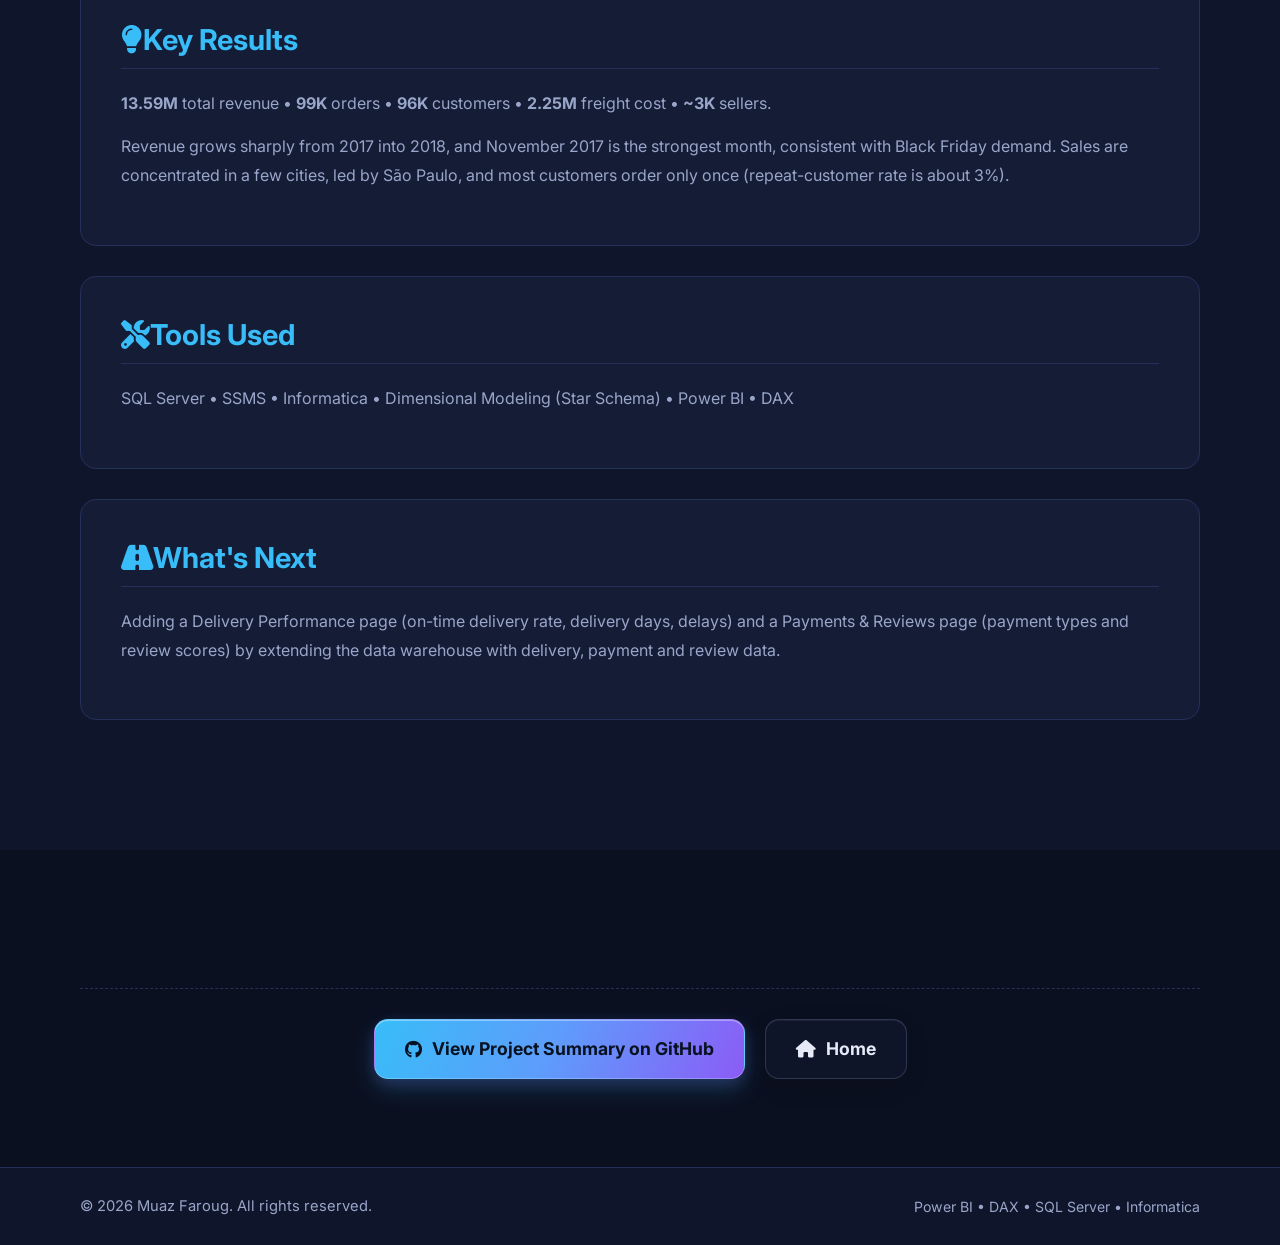
<file: project-olist.html>
<!DOCTYPE html>
<html lang="en" dir="ltr">
<head>
  <meta charset="UTF-8" />
  <meta name="viewport" content="width=device-width, initial-scale=1.0" />
  <title>Olist E-Commerce Analytics | Muaz Faroug</title>
  <link rel="icon" type="image/svg+xml" href="favicon.svg" />
  <meta name="description" content="End-to-end analytics project on the Brazilian Olist e-commerce dataset: SQL Server staging, Informatica ETL, a star-schema data warehouse and an interactive Power BI dashboard." />
  <link rel="canonical" href="https://mo3azfaroog.github.io/project-olist.html" />
  <meta property="og:type" content="website" />
  <meta property="og:site_name" content="Muaz Faroug" />
  <meta property="og:title" content="Olist E-Commerce Analytics | Muaz Faroug" />
  <meta property="og:description" content="End-to-end analytics project on the Brazilian Olist e-commerce dataset: SQL Server staging, Informatica ETL, a star-schema data warehouse and an interactive Power BI dashboard." />
  <meta property="og:url" content="https://mo3azfaroog.github.io/project-olist.html" />
  <meta property="og:image" content="https://mo3azfaroog.github.io/assets/og-image.png" />
  <meta name="twitter:card" content="summary_large_image" />

  <!-- Google Fonts: Inter (EN) & Cairo (AR) -->
  <link rel="preconnect" href="https://fonts.googleapis.com">
  <link rel="preconnect" href="https://fonts.gstatic.com" crossorigin>
  <link href="https://fonts.googleapis.com/css2?family=Cairo:wght@400;600;700;800&family=Inter:wght@300;400;500;600;700;800&display=swap" rel="stylesheet">

  <!-- FontAwesome Icons -->
  <link rel="stylesheet" href="https://cdnjs.cloudflare.com/ajax/libs/font-awesome/6.4.0/css/all.min.css" />

  <link rel="stylesheet" href="./style.css" />
  <link rel="stylesheet" href="./project.css" />
</head>
<body>

  <!-- Navigation Bar -->
  <nav class="navbar" id="navbar">
    <div class="nav-container">
      <a href="index.html" class="logo" aria-label="Muaz Faroug home">
        <span class="logo-accent">&lt;</span>Muaz Faroug<span class="logo-accent">/&gt;</span>
      </a>

      <ul class="nav-links" id="nav-links">
        <li><a href="index.html#about" data-i18n="navAbout">About</a></li>
        <li><a href="index.html#skills" data-i18n="navSkills">Skills</a></li>
        <li><a href="index.html#experience" data-i18n="navExperience">Experience</a></li>
        <li class="dropdown">
          <a href="#" class="dropdown-toggle" data-i18n="navProjects">Projects <i class="fa-solid fa-chevron-down"></i></a>
          <ul class="dropdown-menu">
            <li><a href="project-apex.html">Apex Cycle Dynamics</a></li>
            <li><a href="project-hr.html">HR Analytics</a></li>
            <li><a href="project-zenith.html">Zenith Retail</a></li>
            <li><a href="project-sales.html">Sales Data Analysis</a></li>
            <li><a href="project-olist.html" class="active">Olist E-Commerce Analytics</a></li>
          </ul>
        </li>
        <li><a href="index.html#software">Software</a></li>
        <li><a href="index.html#certifications" data-i18n="navCerts">Certifications</a></li>
        <li><a href="index.html#contact" data-i18n="navContact">Contact</a></li>
      </ul>

      <div class="nav-actions">
        <button id="mobile-menu-btn" class="mobile-menu-btn" aria-label="Toggle Navigation Menu">
          <i class="fa-solid fa-bars"></i>
        </button>
      </div>
    </div>
  </nav>

  <!-- Project Hero Header -->
  <header class="project-hero">
    <div class="container">
      <div class="project-header">
        <div class="project-badge">
          <svg width="40" height="40" viewBox="0 0 40 40" xmlns="http://www.w3.org/2000/svg" aria-label="Power BI">
            <rect x="6"  y="18" width="8" height="16" rx="2" fill="#F2C811"/>
            <rect x="16" y="10" width="8" height="24" rx="2" fill="#E8A800"/>
            <rect x="26" y="4"  width="8" height="30" rx="2" fill="#D18B00"/>
          </svg>
          Power BI &amp; Data Warehouse Project
        </div>
        <h1 class="project-title">Olist E-Commerce Analytics</h1>
        <p class="project-subtitle">From raw CSV files to a star-schema warehouse and an interactive Power BI dashboard</p>
      </div>
    </div>
  </header>

  <!-- Main Content Area -->
  <main>
    <!-- Slideshow Section -->
    <section class="section">
      <div class="container">
        <div class="slideshow-container">
          <img id="slide-image" class="slide-img" src="project-olist/slide1.webp" alt="Executive Summary - Olist E-Commerce Analytics" width="1150" height="652" decoding="async" />

          <div class="slide-caption" id="slide-caption">Executive Summary</div>

          <button class="slide-prev" id="slide-prev" type="button" aria-label="Previous slide">&#10094;</button>
          <button class="slide-next" id="slide-next" type="button" aria-label="Next slide">&#10095;</button>

          <div class="slide-dots" id="slide-dots">
            <!-- Dots generated by JS -->
          </div>
        </div>
      </div>
    </section>

    <!-- Project Description Section -->
    <section class="section project-content-section bg-alt">
      <div class="container">
        <div class="content-card">
          <h2><i class="fa-solid fa-chart-line me-2"></i>Project Overview</h2>
          <p class="lead" style="color: var(--text); font-size: 1.2rem; font-weight: 600;">
            📊 Olist E-Commerce Analytics | From Raw Data to Business Insights
          </p>
          <p>
            An end-to-end analytics project built on the public Brazilian Olist e-commerce dataset (9 CSV files, 2016&ndash;2018). Instead of stopping at charts, I built the full pipeline: staging the raw data in SQL Server, loading it through Informatica ETL into a star-schema data warehouse, and presenting the results in a multi-page interactive Power BI dashboard.
          </p>
          <p>
            The dashboard answers key questions: how much revenue, orders, freight cost and customers the marketplace generates, which states and cities drive sales, which products and sellers perform best, and how revenue changes over time.
          </p>
        </div>

        <div class="content-card">
          <h2><i class="fa-solid fa-wrench me-2"></i>The Project Journey</h2>

          <h3><i class="fa-solid fa-file-csv"></i> Raw Data &amp; Staging</h3>
          <p>Imported the 9 Olist CSV files into a SQL Server staging schema (<code>OlistDB.stg</code>) and profiled the data to understand its structure, keys and quality issues before any transformation.</p>

          <h3><i class="fa-solid fa-gears"></i> ETL with Informatica</h3>
          <p>Used Informatica to clean, transform and load the staged data into the data warehouse tables.</p>

          <h3><i class="fa-solid fa-database"></i> Data Warehouse (Star Schema)</h3>
          <p>Designed a dimensional model with one fact table (<code>FactSales</code>) and four dimensions: <code>DimCustomer</code>, <code>DimSeller</code>, <code>DimProduct</code> and <code>DimDate</code>. Surrogate keys keep relationships simple and filters clean.</p>

          <h3><i class="fa-solid fa-project-diagram me-2"></i> Data Modeling in Power BI</h3>
          <p>Connected the warehouse tables with one-to-many relationships, built a calendar table marked as a date table, and sorted months and quarters by their numeric columns.</p>

          <h3><i class="fa-solid fa-calculator me-2"></i> DAX Measures</h3>
          <p>
            Built all measures in a dedicated <code>_Measures</code> table: Total Revenue, Total Orders, Total Freight, Total Customers, Average Order Value, Revenue YTD, Revenue LY, Revenue YoY %, month-over-month comparisons, Best Month, plus repeat-customer and per-seller metrics. Colour and text measures drive the KPI change indicators.
          </p>

          <h3><i class="fa-solid fa-chart-column"></i> Reporting</h3>
          <p>Designed a dark-themed, five-page dashboard with consistent headers, home-button navigation and slicers for date, category and state.</p>
        </div>

        <div class="content-card">
          <h2><i class="fa-solid fa-layer-group me-2"></i>Dashboard Pages</h2>
          <h3><i class="fa-solid fa-gauge-high"></i> Executive Summary</h3>
          <p>Headline KPIs with month-over-month indicators, revenue and orders trend, top 5 cities by revenue and top 5 product categories by orders.</p>
          <h3><i class="fa-solid fa-map-location-dot"></i> Sales Map</h3>
          <p>Total orders by state and city across Brazil.</p>
          <h3><i class="fa-solid fa-store"></i> Seller Performance</h3>
          <p>Total sellers, revenue and orders per seller, top 10 sellers, top 10 cities by revenue, and a scatter of orders versus revenue per seller.</p>
          <h3><i class="fa-solid fa-users"></i> Customers</h3>
          <p>Customer counts, repeat-customer rate, orders and revenue per customer, customers by city and a city-level table.</p>
          <h3><i class="fa-solid fa-calendar-days"></i> Time Analysis</h3>
          <p>Revenue YTD, year-over-year growth, best month, revenue versus last year by month, revenue by quarter and a year-by-month matrix.</p>
        </div>

        <div class="content-card">
          <h2><i class="fa-solid fa-lightbulb me-2"></i>Key Results</h2>
          <p><strong>13.59M</strong> total revenue &bull; <strong>99K</strong> orders &bull; <strong>96K</strong> customers &bull; <strong>2.25M</strong> freight cost &bull; <strong>~3K</strong> sellers.</p>
          <p>Revenue grows sharply from 2017 into 2018, and November 2017 is the strongest month, consistent with Black Friday demand. Sales are concentrated in a few cities, led by S&atilde;o Paulo, and most customers order only once (repeat-customer rate is about 3%).</p>
        </div>

        <div class="content-card">
          <h2><i class="fa-solid fa-screwdriver-wrench me-2"></i>Tools Used</h2>
          <p>SQL Server &bull; SSMS &bull; Informatica &bull; Dimensional Modeling (Star Schema) &bull; Power BI &bull; DAX</p>
        </div>

        <div class="content-card">
          <h2><i class="fa-solid fa-road me-2"></i>What's Next</h2>
          <p>Adding a Delivery Performance page (on-time delivery rate, delivery days, delays) and a Payments &amp; Reviews page (payment types and review scores) by extending the data warehouse with delivery, payment and review data.</p>
        </div>
      </div>
    </section>

    <!-- Action buttons Section -->
    <section class="section">
      <div class="container">
        <div class="project-actions">
          <a href="https://github.com/mo3azFaroog/Olist-E-Commerce-Analytics" target="_blank" rel="noopener" class="btn btn-primary" style="font-size: 1.1rem; padding: 14px 30px;">
            <i class="fa-brands fa-github"></i> View Project Summary on GitHub
          </a>
          <a href="index.html" class="btn btn-secondary" style="font-size: 1.1rem; padding: 14px 30px;">
            <i class="fa-solid fa-home"></i> Home
          </a>
        </div>
      </div>
    </section>
  </main>

  <!-- Footer -->
  <footer class="footer">
    <div class="container footer-container">
      <p>&copy; <span id="year"></span> Muaz Faroug. All rights reserved.</p>
      <div class="footer-tools">
        <span>Power BI</span> &bull;
        <span>DAX</span> &bull;
        <span>SQL Server</span> &bull;
        <span>Informatica</span>
      </div>
    </div>
  </footer>

  <!-- Slides + shared behaviour (project.js) -->
  <script>
    window.PROJECT_SLIDES = [
      { "url": "project-olist/slide1.webp", "caption": "Executive Summary" },
      { "url": "project-olist/slide2.webp", "caption": "Sales Map" },
      { "url": "project-olist/slide3.webp", "caption": "Seller Performance" },
      { "url": "project-olist/slide4.webp", "caption": "Customers" },
      { "url": "project-olist/slide5.webp", "caption": "Time Analysis" }
    ];
  </script>
  <script src="./project.js"></script>
</body>
</html>
</file>
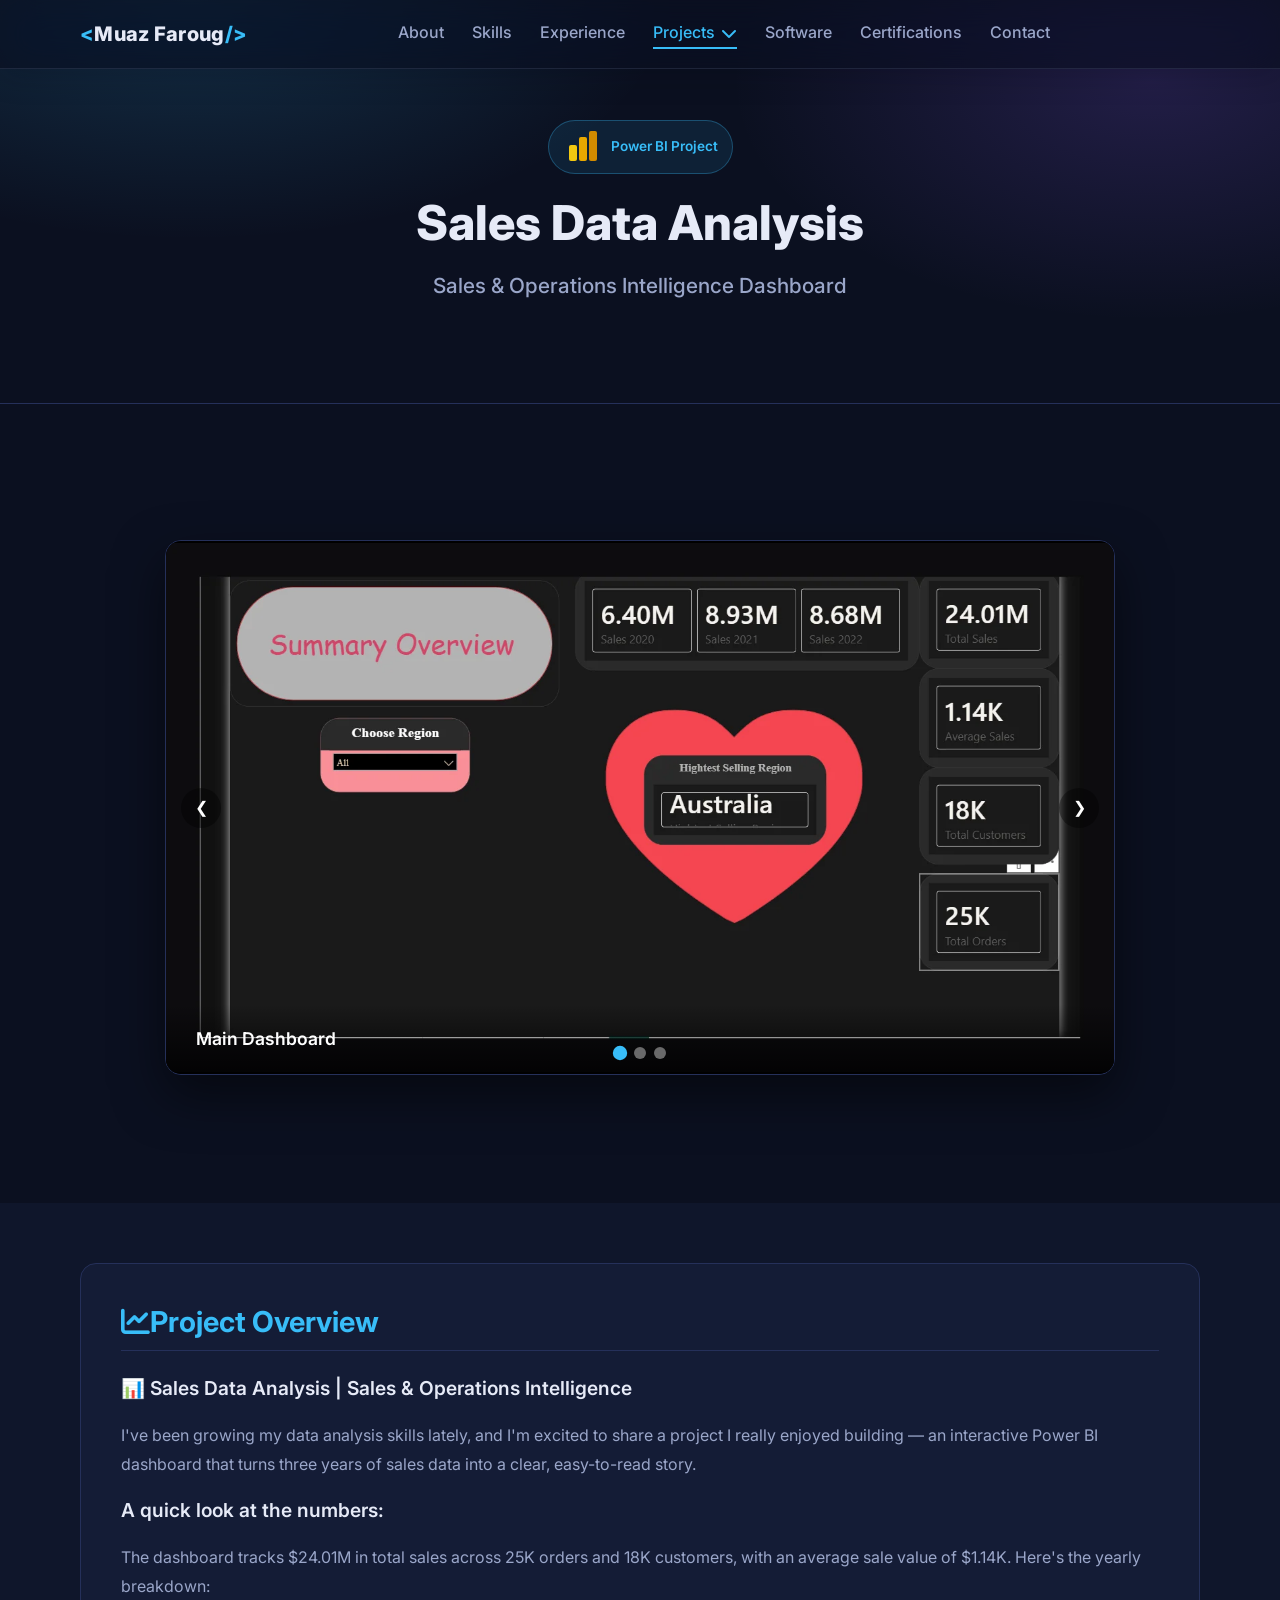
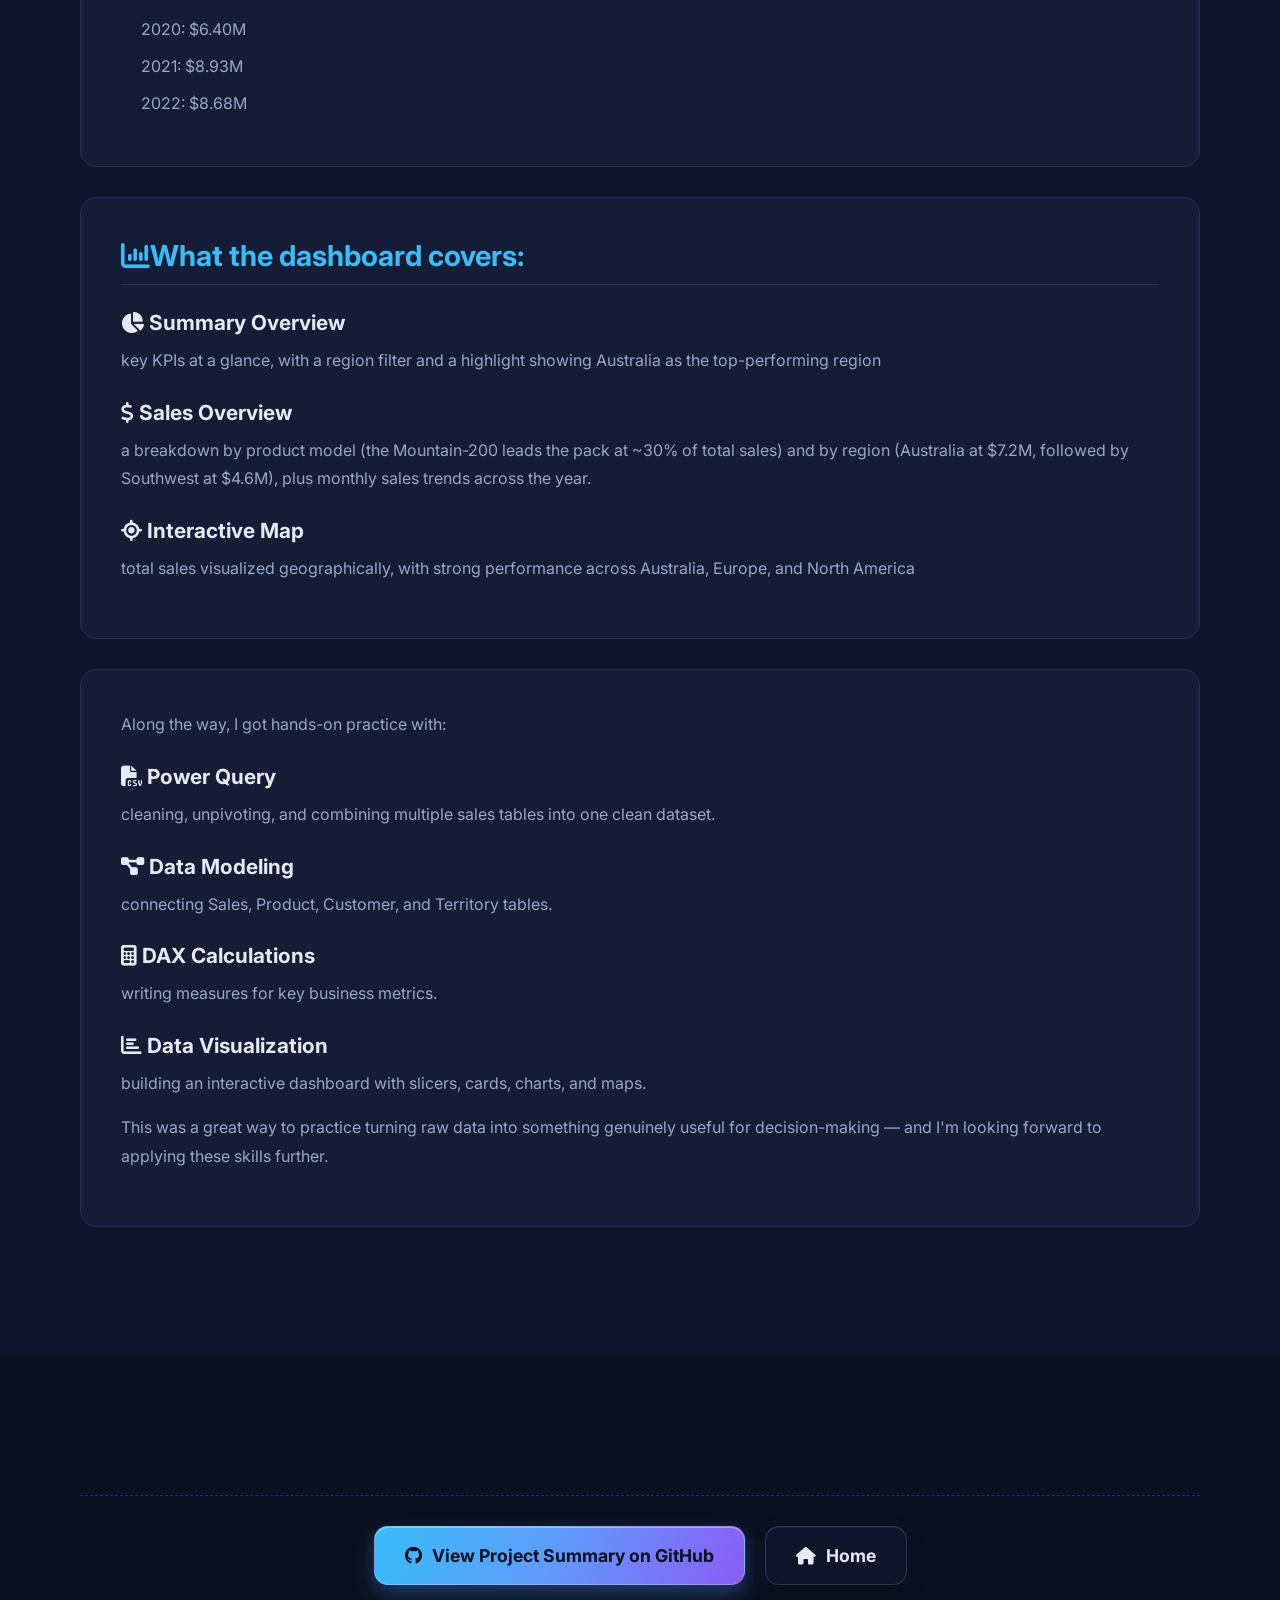
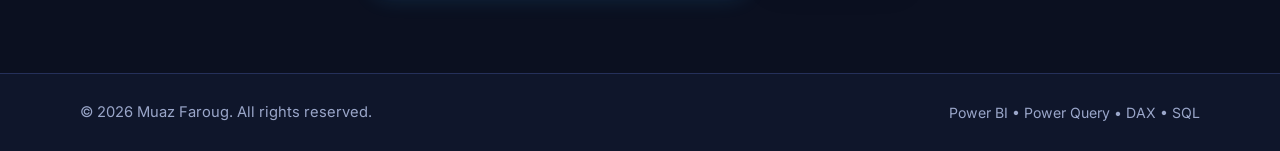
<file: project-sales.html>
<!DOCTYPE html>
<html lang="en" dir="ltr">
<head>
  <meta charset="UTF-8" />
  <meta name="viewport" content="width=device-width, initial-scale=1.0" />
  <title> Sales Data Analysis | Muaz Faroug </title>
  <link rel="icon" type="image/svg+xml" href="favicon.svg" />
  <meta name="description" content="Three years of sales ($24.01M, 25K orders, 18K customers) turned into an interactive Power BI dashboard with region slicers and a map." />
  <link rel="canonical" href="https://mo3azfaroog.github.io/project-sales.html" />
  <meta property="og:type" content="website" />
  <meta property="og:site_name" content="Muaz Faroug" />
  <meta property="og:title" content="Sales Data Analysis | Muaz Faroug" />
  <meta property="og:description" content="Three years of sales ($24.01M, 25K orders, 18K customers) turned into an interactive Power BI dashboard with region slicers and a map." />
  <meta property="og:url" content="https://mo3azfaroog.github.io/project-sales.html" />
  <meta property="og:image" content="https://mo3azfaroog.github.io/assets/og-image.png" />
  <meta name="twitter:card" content="summary_large_image" />
  
  <!-- Google Fonts: Inter (EN) & Cairo (AR) -->
  <link rel="preconnect" href="https://fonts.googleapis.com">
  <link rel="preconnect" href="https://fonts.gstatic.com" crossorigin>
  <link href="https://fonts.googleapis.com/css2?family=Cairo:wght@400;600;700;800&family=Inter:wght@300;400;500;600;700;800&display=swap" rel="stylesheet">
  
  <!-- FontAwesome Icons -->
  <link rel="stylesheet" href="https://cdnjs.cloudflare.com/ajax/libs/font-awesome/6.4.0/css/all.min.css" />
  
  <!-- Link to style.css in the same directory -->
  <link rel="stylesheet" href="./style.css" />
  
  <link rel="stylesheet" href="./project.css" />
</head>
<body>

  <!-- Navigation Bar (Copied from main page for consistency) -->
  <nav class="navbar" id="navbar">
    <div class="nav-container">
      <a href="index.html" class="logo" aria-label="Muaz Faroug home">
        <span class="logo-accent">&lt;</span>Muaz Faroug<span class="logo-accent">/&gt;</span>
      </a>

      <ul class="nav-links" id="nav-links">
        <li><a href="index.html#about" data-i18n="navAbout">About</a></li>
        <li><a href="index.html#skills" data-i18n="navSkills">Skills</a></li>
        <li><a href="index.html#experience" data-i18n="navExperience">Experience</a></li>
        <li class="dropdown">
          <a href="#" class="dropdown-toggle" data-i18n="navProjects">Projects <i class="fa-solid fa-chevron-down"></i></a>
          <ul class="dropdown-menu">
            <li><a href="project-apex.html">Apex Cycle Dynamics</a></li>
            <li><a href="project-hr.html">HR Analytics</a></li>
            <li><a href="project-zenith.html" >Zenith Retail</a></li>
            <li><a href="project-sales.html" class="active">Sales Data Analysis</a></li>
            <li><a href="project-olist.html">Olist E-Commerce Analytics</a></li>
            <!-- Other projects can be added here -->
          </ul>
        </li>
        <li><a href="index.html#software">Software</a></li>
        <li><a href="index.html#certifications" data-i18n="navCerts">Certifications</a></li>
        <li><a href="index.html#contact" data-i18n="navContact">Contact</a></li>
      </ul>

      <div class="nav-actions">
        <button id="mobile-menu-btn" class="mobile-menu-btn" aria-label="Toggle Navigation Menu">
          <i class="fa-solid fa-bars"></i>
        </button>
      </div>
    </div>
  </nav>

  <!-- Project Hero Header -->
  <header class="project-hero">
    <div class="container">
      <div class="project-header">
        <div class="project-badge">

                <svg width="40" height="40" viewBox="0 0 40 40" xmlns="http://www.w3.org/2000/svg" aria-label="Power BI">
                    <rect x="6"  y="18" width="8" height="16" rx="2" fill="#F2C811"/>
                    <rect x="16" y="10" width="8" height="24" rx="2" fill="#E8A800"/>
                    <rect x="26" y="4"  width="8" height="30" rx="2" fill="#D18B00"/>
                </svg>
           Power BI Project
        </div>
        <h1 class="project-title">Sales Data Analysis</h1>
        <p class="project-subtitle">Sales & Operations Intelligence Dashboard</p>
      </div>
    </div>
  </header>

  <!-- Main Content Area -->
  <main>
    <!-- Slideshow Section -->
    <section class="section">
      <div class="container">
        <div class="slideshow-container">
          <!-- Slide Image -->
          <img id="slide-image" class="slide-img" src="project-sales/slide1.webp" alt="Main Dashboard" width="1230" height="690" decoding="async" />
          
          <!-- Caption overlay -->
          <div class="slide-caption" id="slide-caption">Executive Overview</div>
          
          <!-- Navigation Buttons -->
          <button class="slide-prev" id="slide-prev" type="button" aria-label="Previous slide">&#10094;</button>
          <button class="slide-next" id="slide-next" type="button" aria-label="Next slide">&#10095;</button>
          
          <!-- Dots indicator -->
          <div class="slide-dots" id="slide-dots">
            <!-- Dots generated by JS -->
          </div>
        </div>
      </div>
    </section>

    <!-- Project Description Section -->
    <section class="section project-content-section bg-alt">
      <div class="container">
        <div class="content-card">
          <h2><i class="fa-solid fa-chart-line me-2"></i>Project Overview</h2>
          <p class="lead" style="color: var(--text); font-size: 1.2rem; font-weight: 600;">
            📊 Sales Data Analysis | Sales & Operations Intelligence
          </p>
          <p>
            I've been growing my data analysis skills lately, and I'm excited to share a project I really enjoyed building — an interactive Power BI dashboard that turns three years of sales data into a clear, easy-to-read story.
          </p>
          <p class="lead" style="color: var(--text); font-size: 1.2rem; font-weight: 600;">
            A quick look at the numbers:
          </p>
          <p>
            The dashboard tracks $24.01M in total sales across 25K orders and 18K customers, with an average sale value of $1.14K. Here's the yearly breakdown:
          </p>
            <ul class="highlight-list">
                <li>2020: $6.40M</li>
                <li>2021: $8.93M</li>
                <li>2022: $8.68M</li>
            </ul>
        </div>
        <div class="content-card">
            <h2><i class="fa-solid fa-chart-column"></i>What the dashboard covers:</h2>
            <h3><i class="fa-solid fa-chart-pie"></i> Summary Overview </h3>
                <p>
                    key KPIs at a glance, with a region filter and a highlight showing Australia as the top-performing region
                </p>
            <h3><i class="fa-solid fa-dollar-sign"></i> Sales Overview </h3>
                <p>
                    a breakdown by product model (the Mountain-200 leads the pack at ~30% of total sales) and by region (Australia at $7.2M, followed by Southwest at $4.6M), plus monthly sales trends across the year.
                </p>
            <h3><i class="fa-solid fa-location-crosshairs"></i> Interactive Map </h3>
                <p>
                    total sales visualized geographically, with strong performance across Australia, Europe, and North America
                </p>    
        </div>
        
        <div class="content-card">
            <P>Along the way, I got hands-on practice with:</P>
                <h3><i class="fa-solid fa-file-csv"></i> Power Query </h3>
                    <p>
                        cleaning, unpivoting, and combining multiple sales tables into one clean dataset.
                    </p>
                <h3><i class="fa-solid fa-project-diagram"></i> Data Modeling </h3>
                    <p>
                        connecting Sales, Product, Customer, and Territory tables.
                    </p>
                <h3><i class="fa-solid fa-calculator"></i> DAX Calculations </h3>
                    <p>
                        writing measures for key business metrics.
                    </p>
                <h3><i class="fa-solid fa-chart-bar"></i> Data Visualization </h3>
                    <p>
                        building an interactive dashboard with slicers, cards, charts, and maps.
                    </p>
                <p>
                    This was a great way to practice turning raw data into something genuinely useful for decision-making — and I'm looking forward to applying these skills further.
                </p>
        </div>



      </div>
    </section>

    <!-- Action buttons Section (Required buttons) -->
    <section class="section">
      <div class="container">
        <div class="project-actions">
          <!-- Project summary button linking to GitHub repository -->
          <a href="https://github.com/mo3azFaroog/sales-analysis-dashboard" target="_blank" rel="noopener" class="btn btn-primary" style="font-size: 1.1rem; padding: 14px 30px;">
            <i class="fa-brands fa-github"></i> View Project Summary on GitHub
          </a>
          <!-- Home button linking back to main page -->
          <a href="index.html" class="btn btn-secondary" style="font-size: 1.1rem; padding: 14px 30px;">
            <i class="fa-solid fa-home"></i> Home
          </a>
        </div>
      </div>
    </section>
  </main>

  <!-- Footer (Copied from main page) -->
  <footer class="footer">
    <div class="container footer-container">
      <p>&copy; <span id="year"></span> Muaz Faroug. All rights reserved.</p>
      <div class="footer-tools">
        <span>Power BI</span> &bull; 
        <span>Power Query</span> &bull; 
        <span>DAX</span> &bull; 
        <span>SQL</span>
      </div>
    </div>
  </footer>

  <!-- Slides + shared behaviour (project.js) -->
  <script>
    window.PROJECT_SLIDES = [
      {
        "url": "project-sales/slide1.webp",
        "caption": "Main Dashboard"
      },
      {
        "url": "project-sales/slide2.webp",
        "caption": "Sales Overview"
      },
      {
        "url": "project-sales/slide3.webp",
        "caption": "Map"
      }
    ];
  </script>
  <script src="./project.js"></script>
</body>
</html>
</file>
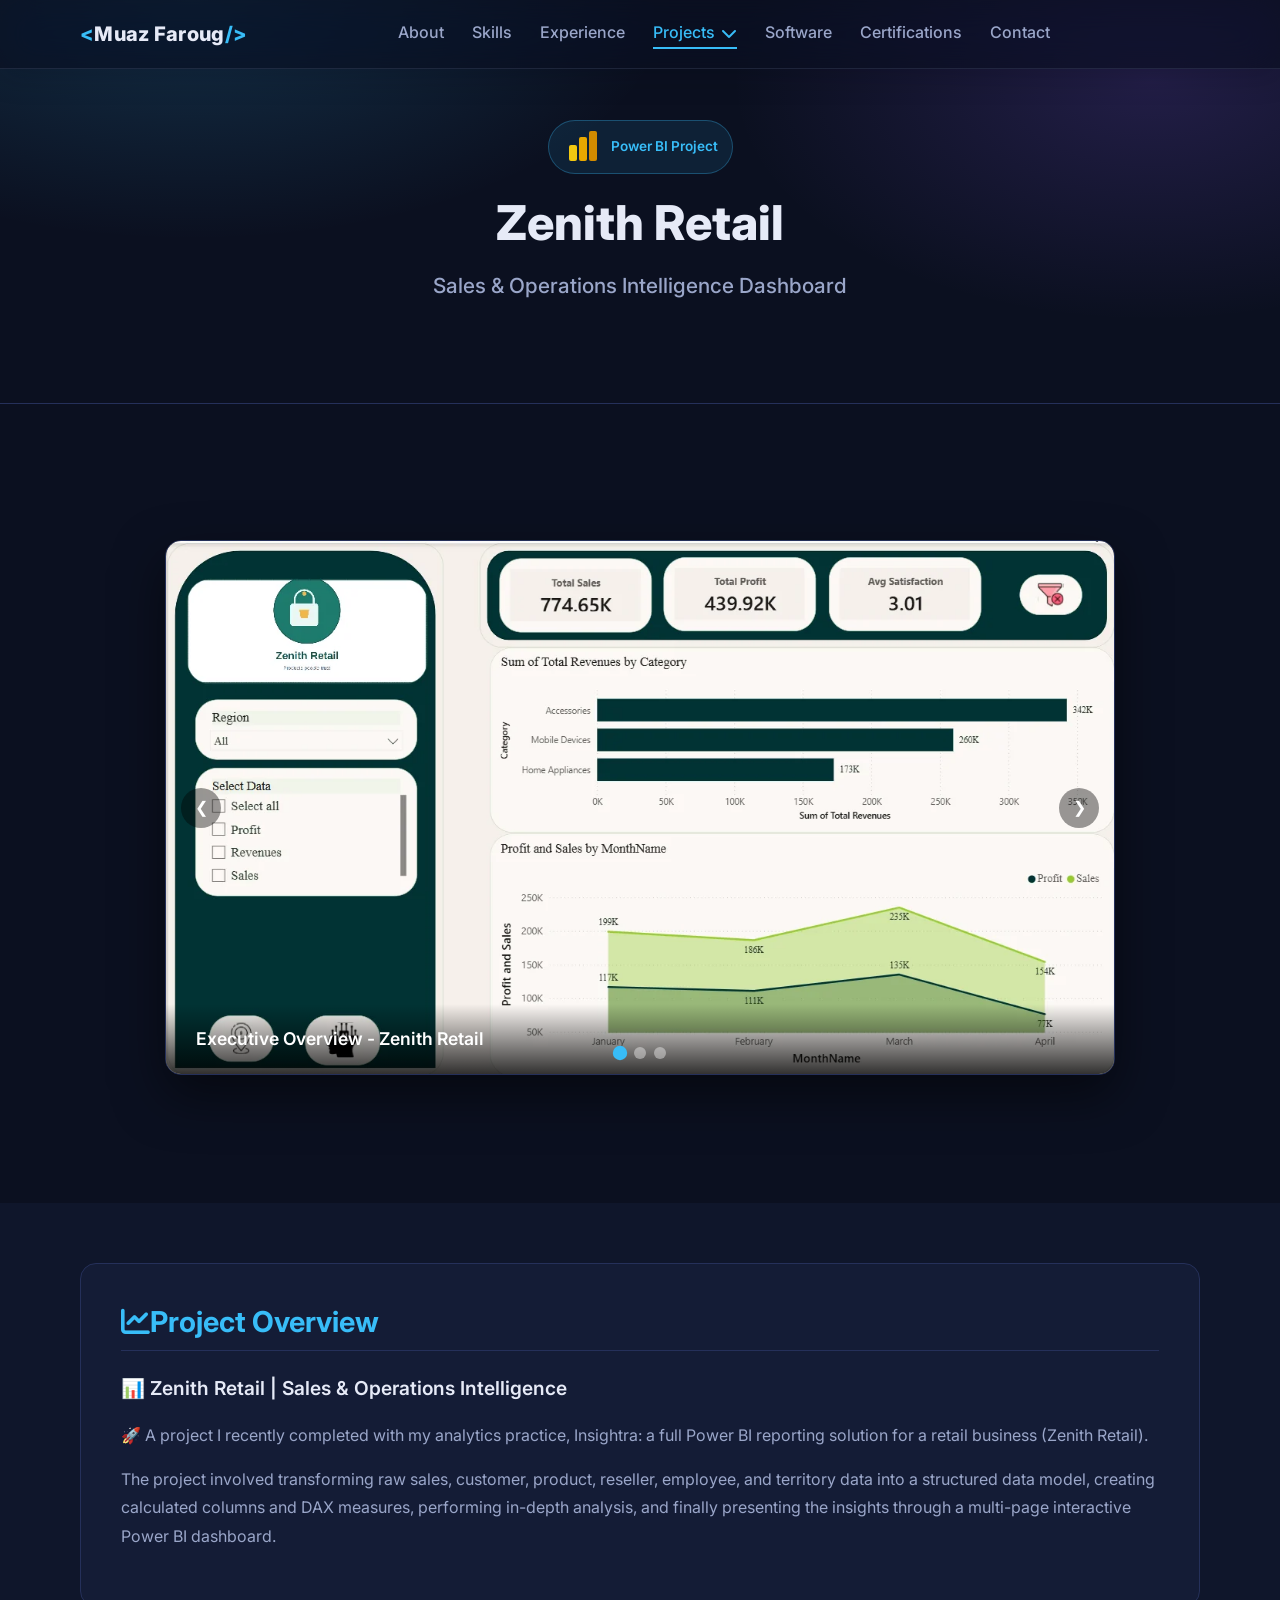
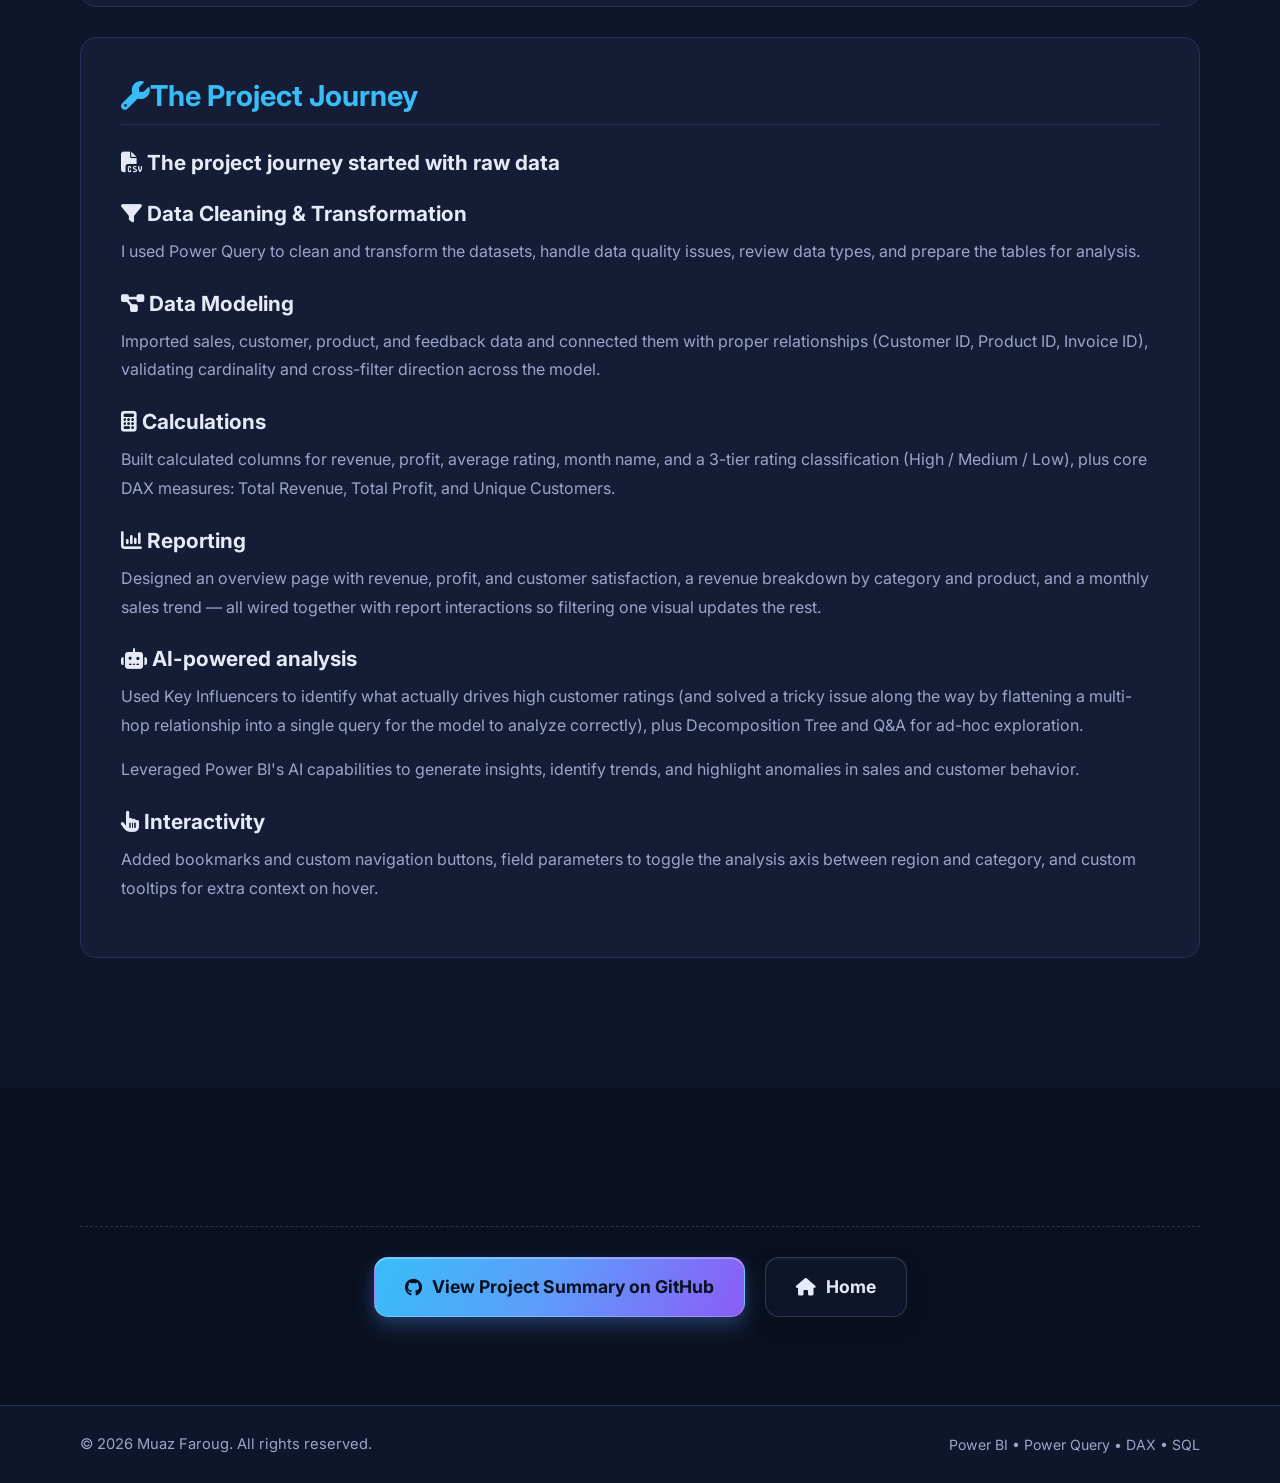
<file: project-zenith.html>
<!DOCTYPE html>
<html lang="en" dir="ltr">
<head>
  <meta charset="UTF-8" />
  <meta name="viewport" content="width=device-width, initial-scale=1.0" />
  <title>Zenith Retail | Muaz Faroug</title>
  <link rel="icon" type="image/svg+xml" href="favicon.svg" />
  <meta name="description" content="Power BI sales and customer-satisfaction report for Zenith Retail with AI visuals, bookmarks, field parameters and custom tooltips." />
  <link rel="canonical" href="https://mo3azfaroog.github.io/project-zenith.html" />
  <meta property="og:type" content="website" />
  <meta property="og:site_name" content="Muaz Faroug" />
  <meta property="og:title" content="Zenith Retail | Muaz Faroug" />
  <meta property="og:description" content="Power BI sales and customer-satisfaction report for Zenith Retail with AI visuals, bookmarks, field parameters and custom tooltips." />
  <meta property="og:url" content="https://mo3azfaroog.github.io/project-zenith.html" />
  <meta property="og:image" content="https://mo3azfaroog.github.io/assets/og-image.png" />
  <meta name="twitter:card" content="summary_large_image" />
  
  <!-- Google Fonts: Inter (EN) & Cairo (AR) -->
  <link rel="preconnect" href="https://fonts.googleapis.com">
  <link rel="preconnect" href="https://fonts.gstatic.com" crossorigin>
  <link href="https://fonts.googleapis.com/css2?family=Cairo:wght@400;600;700;800&family=Inter:wght@300;400;500;600;700;800&display=swap" rel="stylesheet">
  
  <!-- FontAwesome Icons -->
  <link rel="stylesheet" href="https://cdnjs.cloudflare.com/ajax/libs/font-awesome/6.4.0/css/all.min.css" />
  
  <!-- Link to style.css in the same directory -->
  <link rel="stylesheet" href="./style.css" />
  
  <link rel="stylesheet" href="./project.css" />
</head>
<body>

  <!-- Navigation Bar (Copied from main page for consistency) -->
  <nav class="navbar" id="navbar">
    <div class="nav-container">
      <a href="index.html" class="logo" aria-label="Muaz Faroug home">
        <span class="logo-accent">&lt;</span>Muaz Faroug<span class="logo-accent">/&gt;</span>
      </a>

      <ul class="nav-links" id="nav-links">
        <li><a href="index.html#about" data-i18n="navAbout">About</a></li>
        <li><a href="index.html#skills" data-i18n="navSkills">Skills</a></li>
        <li><a href="index.html#experience" data-i18n="navExperience">Experience</a></li>
        <li class="dropdown">
          <a href="#" class="dropdown-toggle" data-i18n="navProjects">Projects <i class="fa-solid fa-chevron-down"></i></a>
          <ul class="dropdown-menu">
            <li><a href="project-apex.html">Apex Cycle Dynamics</a></li>
            <li><a href="project-hr.html">HR Analytics</a></li>
            <li><a href="project-zenith.html" class="active">Zenith Retail</a></li>
            <li><a href="project-sales.html">Sales Data Analysis</a></li>
            <li><a href="project-olist.html">Olist E-Commerce Analytics</a></li>
            <!-- Other projects can be added here -->
          </ul>
        </li>
        <li><a href="index.html#software">Software</a></li>
        <li><a href="index.html#certifications" data-i18n="navCerts">Certifications</a></li>
        <li><a href="index.html#contact" data-i18n="navContact">Contact</a></li>
      </ul>

      <div class="nav-actions">
        <button id="mobile-menu-btn" class="mobile-menu-btn" aria-label="Toggle Navigation Menu">
          <i class="fa-solid fa-bars"></i>
        </button>
      </div>
    </div>
  </nav>

  <!-- Project Hero Header -->
  <header class="project-hero">
    <div class="container">
      <div class="project-header">
        <div class="project-badge">

                <svg width="40" height="40" viewBox="0 0 40 40" xmlns="http://www.w3.org/2000/svg" aria-label="Power BI">
                    <rect x="6"  y="18" width="8" height="16" rx="2" fill="#F2C811"/>
                    <rect x="16" y="10" width="8" height="24" rx="2" fill="#E8A800"/>
                    <rect x="26" y="4"  width="8" height="30" rx="2" fill="#D18B00"/>
                </svg>
           Power BI Project
        </div>
        <h1 class="project-title">Zenith Retail</h1>
        <p class="project-subtitle">Sales & Operations Intelligence Dashboard</p>
      </div>
    </div>
  </header>

  <!-- Main Content Area -->
  <main>
    <!-- Slideshow Section -->
    <section class="section">
      <div class="container">
        <div class="slideshow-container">
          <!-- Slide Image -->
          <img id="slide-image" class="slide-img" src="project-zenith/slide1.webp" alt="Executive Overview - Zenith Retail" width="1230" height="690" decoding="async" />
          
          <!-- Caption overlay -->
          <div class="slide-caption" id="slide-caption">Executive Overview</div>
          
          <!-- Navigation Buttons -->
          <button class="slide-prev" id="slide-prev" type="button" aria-label="Previous slide">&#10094;</button>
          <button class="slide-next" id="slide-next" type="button" aria-label="Next slide">&#10095;</button>
          
          <!-- Dots indicator -->
          <div class="slide-dots" id="slide-dots">
            <!-- Dots generated by JS -->
          </div>
        </div>
      </div>
    </section>

    <!-- Project Description Section -->
    <section class="section project-content-section bg-alt">
      <div class="container">
        <div class="content-card">
          <h2><i class="fa-solid fa-chart-line me-2"></i>Project Overview</h2>
          <p class="lead" style="color: var(--text); font-size: 1.2rem; font-weight: 600;">
            📊 Zenith Retail | Sales & Operations Intelligence
          </p>
          <p>
            
🚀 A project I recently completed with my analytics practice, Insightra: a full Power BI reporting solution for a retail business (Zenith Retail).
          </p>
          <p>
            The project involved transforming raw sales, customer, product, reseller, employee, and territory data into a structured data model, creating calculated columns and DAX measures, performing in-depth analysis, and finally presenting the insights through a multi-page interactive Power BI dashboard.
          </p>
        </div>

        <div class="content-card">
          <h2><i class="fa-solid fa-wrench me-2"></i>The Project Journey</h2>
          <h3><i class="fa-solid fa-file-csv"></i> The project journey started with raw data</h3>
          
          <h3><i class="fa-solid fa-filter"></i> Data Cleaning & Transformation</h3>
          <p>I used Power Query to clean and transform the datasets, handle data quality issues, review data types, and prepare the tables for analysis.</p>

          <h3><i class="fa-solid fa-project-diagram me-2"></i> Data Modeling</h3>
          <p>  Imported sales, customer, product, and feedback data and connected them with proper relationships (Customer ID, Product ID, Invoice ID), validating cardinality and cross-filter direction across the model. </p>
          <h3><i class="fa-solid fa-calculator me-2"></i> Calculations </h3>
          <p> 
             Built calculated columns for revenue, profit, average rating, month name, and a 3-tier rating classification (High / Medium / Low), plus core DAX measures: Total Revenue, Total Profit, and Unique Customers. </p>
          <h3><i class="fa-solid fa-chart-column"></i> Reporting </h3>
          <p>
              Designed an overview page with revenue, profit, and customer satisfaction, a revenue breakdown by category and product, and a monthly sales trend — all wired together with report interactions so filtering one visual updates the rest.
          </p>
          <h3><i class="fa-solid fa-robot me-2"></i> AI-powered analysis</h3>
          <p>
            
 Used Key Influencers to identify what actually drives high customer ratings (and solved a tricky issue along the way by flattening a multi-hop relationship into a single query for the model to analyze correctly), plus Decomposition Tree and Q&A for ad-hoc exploration.
          </p>
          <p>
            Leveraged Power BI's AI capabilities to generate insights, identify trends, and highlight anomalies in sales and customer behavior.
          </p>
          <h3><i class="fa-solid fa-hand-pointer me-2"></i> Interactivity </h3>
          <p>
              Added bookmarks and custom navigation buttons, field parameters to toggle the analysis axis between region and category, and custom tooltips for extra context on hover.
          </p>  
        </div>

      </div>
    </section>

    <!-- Action buttons Section (Required buttons) -->
    <section class="section">
      <div class="container">
        <div class="project-actions">
          <!-- Project summary button linking to GitHub repository -->
          <a href="https://github.com/mo3azFaroog/retail-sales-analysis" target="_blank" rel="noopener" class="btn btn-primary" style="font-size: 1.1rem; padding: 14px 30px;">
            <i class="fa-brands fa-github"></i> View Project Summary on GitHub
          </a>
          <!-- Home button linking back to main page -->
          <a href="index.html" class="btn btn-secondary" style="font-size: 1.1rem; padding: 14px 30px;">
            <i class="fa-solid fa-home"></i> Home
          </a>
        </div>
      </div>
    </section>
  </main>

  <!-- Footer (Copied from main page) -->
  <footer class="footer">
    <div class="container footer-container">
      <p>&copy; <span id="year"></span> Muaz Faroug. All rights reserved.</p>
      <div class="footer-tools">
        <span>Power BI</span> &bull; 
        <span>Power Query</span> &bull; 
        <span>DAX</span> &bull; 
        <span>SQL</span>
      </div>
    </div>
  </footer>

  <!-- Slides + shared behaviour (project.js) -->
  <script>
    window.PROJECT_SLIDES = [
      {
        "url": "project-zenith/slide1.webp",
        "caption": "Executive Overview - Zenith Retail"
      },
      {
        "url": "project-zenith/slide2.webp",
        "caption": "Regions"
      },
      {
        "url": "project-zenith/slide3.webp",
        "caption": "AI Insights"
      }
    ];
  </script>
  <script src="./project.js"></script>
</body>
</html>
</file>
<file: style.css>
/* ===== Tokens ===== */
:root {
  --bg: #0b1020;
  --bg-alt: #0f162b;
  --surface: #141c36;
  --surface-2: #1a2445;
  --border: #25305a;
  --text: #e6eaf7;
  --muted: #9aa6c9;
  --accent: #38bdf8;
  --accent-2: #8b5cf6;
  --gold: #fbbf24;
  --radius: 16px;
  --shadow: 0 10px 30px rgba(0, 0, 0, 0.35);
  --font-en: "Inter", system-ui, -apple-system, "Segoe UI", sans-serif;
  --font-ar: "Cairo", "Segoe UI", Tahoma, sans-serif;
}

/* Pause slideshow on hover */
.slideshow-container {
  transition: opacity 0.3s ease;
}
.slideshow-container:hover {
  opacity: 0.9;
}

/* Dropdown menu styles */
.dropdown {
  position: relative;
  display: inline-block;
}
.dropdown-toggle {
  cursor: pointer;
  color: var(--muted);
  font-weight: 500;
  transition: color .2s;
  display: inline-flex;
  align-items: center;
  gap: 6px;
}
.dropdown-toggle:hover {
  color: var(--accent);
}
.dropdown-menu {
  position: absolute;
  top: 100%;
  left: 0;
  background: var(--surface);
  border: 1px solid var(--border);
  border-radius: var(--radius);
  min-width: 220px;
  box-shadow: var(--shadow);
  opacity: 0;
  visibility: hidden;
  transform: translateY(10px);
  transition: opacity 0.2s ease, transform 0.2s ease, visibility 0.2s;
  z-index: 999;
  padding: 10px 0;
  list-style: none;
}
.dropdown:hover .dropdown-menu,
.dropdown.open .dropdown-menu,
.dropdown:focus-within .dropdown-menu,
.dropdown-menu.active {
  opacity: 1;
  visibility: visible;
  transform: translateY(0);
}
.dropdown-menu li {
  width: 100%;
}
.dropdown-menu li a {
  display: block;
  padding: 10px 20px;
  color: var(--text);
  text-decoration: none;
  font-size: 0.95rem;
  transition: background 0.2s;
}
.dropdown-menu li a:hover {
  background: var(--surface-2);
  color: var(--accent);
}
/* ===== Base ===== */
*, *::before, *::after { box-sizing: border-box; }
html { scroll-behavior: smooth; scroll-padding-top: 80px; }
body {
  margin: 0;
  background: var(--bg);
  color: var(--text);
  font-family: var(--font-en);
  line-height: 1.7;
  -webkit-font-smoothing: antialiased;
}
html[lang="ar"] body { font-family: var(--font-ar); }
a { color: inherit; text-decoration: none; }
ul { list-style: none; margin: 0; padding: 0; }
h1, h2, h3, h4 { margin: 0; line-height: 1.25; }
p { margin: 0 0 1rem; }
img { max-width: 100%; }

.container { width: min(1120px, 100% - 32px); margin-inline: auto; }

/* ===== Navbar ===== */
.navbar {
  position: fixed; inset: 0 0 auto 0; z-index: 100;
  background: rgba(11, 16, 32, 0.68);
  backdrop-filter: blur(18px) saturate(145%);
  -webkit-backdrop-filter: blur(18px) saturate(145%);
  border-bottom: 1px solid rgba(148, 163, 205, 0.14);
  box-shadow: 0 8px 30px rgba(3, 7, 18, 0.16);
}
.nav-container {
  width: min(1120px, 100% - 32px); margin-inline: auto;
  height: 68px; display: flex; align-items: center; justify-content: space-between; gap: 16px;
}
.logo { font-weight: 800; font-size: 1.25rem; letter-spacing: 0.3px; direction: ltr; }
.logo-accent { color: var(--accent); }
.nav-links { display: flex; gap: 28px; }
.nav-links a { color: var(--muted); font-weight: 500; transition: color .2s; }
.nav-links a:hover { color: var(--accent); }
.nav-actions { display: flex; align-items: center; gap: 10px; }
.lang-toggle-btn {
  display: inline-flex; align-items: center; gap: 8px;
  background: rgba(20, 28, 54, 0.62); color: var(--text);
  border: 1px solid rgba(148, 163, 205, 0.2); border-radius: 999px;
  padding: 8px 16px; cursor: pointer; font: inherit; font-weight: 600;
  box-shadow: inset 0 1px 0 rgba(255, 255, 255, 0.06);
  transition: border-color .2s, background .2s, transform .2s, box-shadow .2s;
}
.lang-toggle-btn:hover {
  border-color: rgba(56, 189, 248, 0.55); background: rgba(26, 36, 69, 0.82);
  transform: translateY(-1px); box-shadow: 0 8px 20px rgba(56, 189, 248, 0.1);
}
.mobile-menu-btn {
  display: none; background: var(--surface); color: var(--text);
  border: 1px solid var(--border); border-radius: 10px;
  width: 42px; height: 42px; cursor: pointer; font-size: 1.1rem;
}

/* ===== Hero ===== */
.hero-section {
  position: relative;
  isolation: isolate;
  overflow: hidden;
  padding: 140px 0 90px;
  background:
    radial-gradient(800px 400px at 15% 0%, rgba(56, 189, 248, 0.18), transparent 60%),
    radial-gradient(700px 400px at 90% 20%, rgba(139, 92, 246, 0.18), transparent 60%),
    var(--bg);
}
.hero-section::before {
  content: "";
  position: absolute;
  z-index: -1;
  width: min(70vw, 760px);
  aspect-ratio: 1;
  top: -46%;
  inset-inline-end: -22%;
  border-radius: 50%;
  background: radial-gradient(circle, rgba(56, 189, 248, 0.16), rgba(139, 92, 246, 0.08) 42%, transparent 70%);
  filter: blur(18px);
  pointer-events: none;
  animation: hero-aurora 16s ease-in-out infinite alternate;
}
.hero-container {
  position: relative;
  z-index: 1;
  width: min(1120px, 100% - 32px); margin-inline: auto;
  display: grid; grid-template-columns: 1.3fr 1fr; gap: 48px; align-items: center;
}
.hero-content { animation: hero-content-enter .8s cubic-bezier(.2, .75, .25, 1) both; }
.hero-orbit-wrap {
  position: relative;
  isolation: isolate;
  animation: hero-orbit-enter 1s .12s cubic-bezier(.2, .75, .25, 1) both, hero-orbit-drift 8s 1.2s ease-in-out infinite;
}
.hero-orbit-wrap::before {
  content: "";
  position: absolute;
  z-index: -1;
  inset: 10%;
  border-radius: 50%;
  background: radial-gradient(circle at 35% 28%, rgba(56, 189, 248, 0.12), rgba(139, 92, 246, 0.08) 42%, rgba(20, 28, 54, 0.15) 68%, transparent 72%);
  border: 1px solid rgba(148, 163, 205, 0.1);
  box-shadow: inset 0 0 60px rgba(56, 189, 248, 0.06), 0 24px 80px rgba(0, 0, 0, 0.12);
  backdrop-filter: blur(8px);
  -webkit-backdrop-filter: blur(8px);
}
@keyframes hero-content-enter {
  from { opacity: 0; transform: translateY(22px); }
  to { opacity: 1; transform: translateY(0); }
}
@keyframes hero-orbit-enter {
  from { opacity: 0; transform: scale(.94); }
  to { opacity: 1; transform: scale(1); }
}
@keyframes hero-orbit-drift {
  0%, 100% { translate: 0 0; }
  50% { translate: 0 -8px; }
}
@keyframes hero-aurora {
  from { transform: translate3d(-2%, 0, 0) scale(.96); opacity: .72; }
  to { transform: translate3d(3%, 4%, 0) scale(1.06); opacity: 1; }
}
.badge-pill {
  display: inline-flex; align-items: center; gap: 10px;
  background: rgba(56, 189, 248, 0.09); color: #7dd3fc;
  border: 1px solid rgba(125, 211, 252, 0.25);
  padding: 6px 14px; border-radius: 999px; font-size: .9rem; font-weight: 600;
  margin-bottom: 20px;
  box-shadow: inset 0 1px 0 rgba(255, 255, 255, 0.08), 0 8px 24px rgba(56, 189, 248, 0.07);
  backdrop-filter: blur(12px);
  -webkit-backdrop-filter: blur(12px);
}
.pulse-dot {
  width: 9px; height: 9px; border-radius: 50%; background: #22c55e;
  box-shadow: 0 0 0 0 rgba(34, 197, 94, .7); animation: pulse 2s infinite;
}
@keyframes pulse {
  70% { box-shadow: 0 0 0 10px rgba(34, 197, 94, 0); }
  100% { box-shadow: 0 0 0 0 rgba(34, 197, 94, 0); }
}
.hero-title { font-size: clamp(2.2rem, 5vw, 3.6rem); font-weight: 800; margin-bottom: 12px; }
.gradient-text {
  background: linear-gradient(90deg, var(--accent), var(--accent-2));
  -webkit-background-clip: text; background-clip: text; color: transparent;
}
.hero-subtitle { font-size: clamp(1.1rem, 2.4vw, 1.5rem); color: var(--muted); font-weight: 600; margin-bottom: 16px; }
.hero-description { color: var(--muted); max-width: 60ch; font-size: 1.05rem; }
.hero-cta { display: flex; flex-wrap: wrap; gap: 14px; margin: 26px 0; }

.btn {
  position: relative;
  isolation: isolate;
  overflow: hidden;
  display: inline-flex; align-items: center; gap: 10px;
  padding: 13px 27px; border-radius: 14px; font-weight: 700;
  border: 1px solid transparent; cursor: pointer; font-family: inherit; font-size: 1rem;
  transition: transform .22s cubic-bezier(.2, .75, .25, 1), box-shadow .22s, background .22s, border-color .22s;
}
.btn::before {
  content: "";
  position: absolute;
  z-index: -1;
  inset: 0;
  background: linear-gradient(110deg, transparent 20%, rgba(255, 255, 255, 0.22) 48%, transparent 76%);
  transform: translateX(-130%);
  transition: transform .65s ease;
}
.btn:hover { transform: translateY(-3px); }
.btn:hover::before { transform: translateX(130%); }
.btn-primary {
  background: linear-gradient(115deg, #38bdf8 0%, #5e9cfb 48%, #8b5cf6 100%);
  color: #07111f;
  border-color: rgba(255, 255, 255, 0.22);
  box-shadow: 0 10px 25px rgba(56, 189, 248, .2), 0 5px 14px rgba(139, 92, 246, .16), inset 0 1px 0 rgba(255, 255, 255, .35);
}
.btn-primary:hover {
  box-shadow: 0 16px 34px rgba(56, 189, 248, .28), 0 10px 24px rgba(139, 92, 246, .24), inset 0 1px 0 rgba(255, 255, 255, .4);
}
.btn-secondary {
  background: rgba(20, 28, 54, 0.48); color: var(--text);
  border-color: rgba(148, 163, 205, 0.24);
  box-shadow: inset 0 1px 0 rgba(255, 255, 255, 0.06), 0 8px 24px rgba(0, 0, 0, 0.12);
  backdrop-filter: blur(12px);
  -webkit-backdrop-filter: blur(12px);
}
.btn-secondary:hover {
  border-color: rgba(125, 211, 252, 0.55); color: #a5e3ff;
  background: rgba(20, 28, 54, 0.72); box-shadow: 0 12px 28px rgba(56, 189, 248, 0.1);
}
.btn:focus-visible,
.lang-toggle-btn:focus-visible,
.mobile-menu-btn:focus-visible,
.social-links a:focus-visible { outline: 3px solid var(--gold); outline-offset: 4px; }
.icon-arrow { font-size: .85rem; }

.social-links { display: flex; gap: 12px; }
.social-links a {
  width: 44px; height: 44px; display: grid; place-items: center;
  background: rgba(20, 28, 54, 0.54); border: 1px solid rgba(148, 163, 205, 0.18); border-radius: 14px;
  font-size: 1.15rem; color: var(--muted); transition: transform .2s, color .2s, border-color .2s, background .2s, box-shadow .2s;
  box-shadow: inset 0 1px 0 rgba(255, 255, 255, 0.05), 0 8px 20px rgba(0, 0, 0, 0.12);
  backdrop-filter: blur(10px);
  -webkit-backdrop-filter: blur(10px);
}
.social-links a:hover {
  color: #a5e3ff; border-color: rgba(56, 189, 248, 0.55); background: rgba(20, 36, 64, 0.78);
  transform: translateY(-3px); box-shadow: 0 12px 24px rgba(56, 189, 248, 0.12);
}

.hero-card {
  background: linear-gradient(160deg, var(--surface-2), var(--surface));
  border: 1px solid var(--border); border-radius: 24px; padding: 22px; box-shadow: var(--shadow);
}
.hero-card-inner { display: grid; gap: 14px; }
.stat-box {
  display: flex; align-items: center; gap: 16px;
  background: rgba(255, 255, 255, 0.03); border: 1px solid var(--border);
  border-radius: 14px; padding: 16px;
}
.stat-icon {
  width: 48px; height: 48px; display: grid; place-items: center; flex: none;
  border-radius: 12px; font-size: 1.3rem; color: var(--accent);
  background: rgba(56, 189, 248, 0.12);
}
.stat-box h3 { font-size: 1.05rem; }
.stat-box p { margin: 0; color: var(--muted); font-size: .92rem; }

/* ===== Sections ===== */
.section { padding: 88px 0; }
.bg-alt { background: var(--bg-alt); }
.section-header { text-align: center; margin-bottom: 48px; }
main .section:first-of-type { padding-top: 96px; }
.section-title { font-size: clamp(1.7rem, 3.5vw, 2.4rem); font-weight: 800; }
.title-underline {
  width: 64px; height: 4px; border-radius: 4px; margin: 14px auto;
  background: linear-gradient(90deg, var(--accent), var(--accent-2));
}
.section-subtitle { color: var(--muted); max-width: 60ch; margin-inline: auto; }

/* About */
.about-grid { display: grid; grid-template-columns: 1.2fr 1fr; gap: 40px; align-items: start; }
.about-text p { color: var(--muted); }
.about-text .lead { color: var(--text); font-size: 1.2rem; font-weight: 600; }
.about-highlights { display: grid; gap: 16px; }
.highlight-card {
  background: var(--surface); border: 1px solid var(--border);
  border-radius: var(--radius); padding: 20px;
  transition: transform .2s, border-color .2s;
}
.highlight-card:hover { transform: translateY(-3px); border-color: var(--accent); }
.highlight-icon { color: var(--accent); font-size: 1.4rem; margin-bottom: 10px; }
.highlight-card h4 { margin-bottom: 6px; font-size: 1.05rem; }
.highlight-card p { margin: 0; color: var(--muted); font-size: .95rem; }

/* Skills */
.skills-grid { display: grid; grid-template-columns: repeat(auto-fit, minmax(240px, 1fr)); gap: 20px; }
.skill-card {
  position: relative; background: var(--surface); border: 1px solid var(--border);
  border-radius: var(--radius); padding: 24px; transition: transform .2s, border-color .2s, box-shadow .2s;
}
.skill-card:hover { transform: translateY(-4px); border-color: var(--accent); box-shadow: var(--shadow); }
.skill-card.featured { background: linear-gradient(160deg, var(--surface-2), var(--surface)); border-color: rgba(56, 189, 248, .35); }
.skill-icon-wrapper {
  width: 52px; height: 52px; display: grid; place-items: center; margin-bottom: 14px;
  border-radius: 14px; background: rgba(139, 92, 246, .15);
}
.skill-icon { font-size: 1.4rem; color: var(--accent-2); }
.skill-card.featured .skill-icon-wrapper { background: rgba(56, 189, 248, .15); }
.skill-card.featured .skill-icon { color: var(--accent); }
.skill-card h3 { margin-bottom: 8px; font-size: 1.15rem; }
.skill-card p { color: var(--muted); font-size: .94rem; margin-bottom: 14px; }
.skill-tag {
  display: inline-block; font-size: .75rem; font-weight: 700; letter-spacing: .4px;
  color: var(--accent); background: rgba(56, 189, 248, .12);
  border: 1px solid rgba(56, 189, 248, .3); padding: 3px 10px; border-radius: 999px;
}

/* Projects */
.projects-status { text-align: center; color: var(--muted); margin-bottom: 24px; }
.projects-grid { display: grid; grid-template-columns: repeat(auto-fill, minmax(320px, 1fr)); gap: 22px; }
.project-card {
  display: flex; flex-direction: column; justify-content: space-between; gap: 16px;
  background: linear-gradient(180deg, rgba(20, 28, 54, 0.98), rgba(11, 16, 32, 0.98));
  border: 1px solid var(--border);
  border-radius: 22px; padding: 24px; transition: transform .2s, border-color .2s, box-shadow .2s, background .2s;
  box-shadow: 0 14px 28px rgba(8, 12, 23, 0.18);
}
.project-card:hover {
  transform: translateY(-5px);
  border-color: rgba(56, 189, 248, 0.7);
  box-shadow: 0 18px 36px rgba(56, 189, 248, 0.12), 0 24px 44px rgba(15, 22, 43, 0.32);
}
.project-card.featured-project {
  background: linear-gradient(160deg, rgba(30, 41, 64, 0.96), rgba(12, 18, 33, 1));
  border-color: rgba(251, 191, 36, .55);
  box-shadow: 0 18px 32px rgba(251, 191, 36, 0.12);
}
.project-header { display: flex; align-items: flex-start; justify-content: space-between; gap: 10px; }
.project-title-area { display: flex; align-items: center; gap: 10px; min-width: 0; }
.folder-icon { color: var(--accent); font-size: 1.2rem; }
.project-title-area h3 { font-size: 1.05rem; overflow-wrap: anywhere; }
.priority-badge {
  flex: none; font-size: .72rem; font-weight: 700; color: var(--gold);
  background: rgba(251, 191, 36, .12); border: 1px solid rgba(251, 191, 36, .4);
  padding: 3px 10px; border-radius: 999px; white-space: nowrap;
}
.project-desc { color: var(--muted); font-size: .95rem; margin: 0; flex: 1; }
.project-footer { display: flex; align-items: center; justify-content: space-between; gap: 12px; flex-wrap: wrap; }
.project-meta { display: flex; align-items: center; gap: 12px; }
.tech-tag {
  font-size: .78rem; font-weight: 600; color: var(--accent-2);
  background: rgba(139, 92, 246, .14); border: 1px solid rgba(139, 92, 246, .35);
  padding: 3px 10px; border-radius: 999px;
}
.stars-count { color: var(--gold); font-size: .85rem; }
.project-link {
  display: inline-flex; align-items: center; gap: 8px; color: var(--accent);
  font-weight: 600; font-size: .92rem; transition: gap .2s, color .2s;
}
.project-link:hover { gap: 12px; color: var(--accent-2); }

/* Certifications */
.certs-grid { display: grid; grid-template-columns: repeat(auto-fit, minmax(300px, 1fr)); gap: 22px; }
.cert-card {
  display: flex; gap: 18px; background: var(--surface); border: 1px solid var(--border);
  border-radius: var(--radius); padding: 22px; transition: transform .2s, border-color .2s;
}
.cert-card:hover { transform: translateY(-3px); border-color: var(--gold); }
.cert-badge {
  flex: none; width: 54px; height: 54px; display: grid; place-items: center;
  border-radius: 14px; font-size: 1.5rem; color: var(--gold); background: rgba(251, 191, 36, .12);
}
.cert-details h3 { font-size: 1.05rem; margin-bottom: 4px; }
.cert-issuer { color: var(--accent); font-size: .85rem; font-weight: 600; margin-bottom: 8px; }
.cert-desc { color: var(--muted); font-size: .92rem; margin: 0; }

/* Contact */
.contact-card-wrapper { display: grid; gap: 28px; }
.contact-info-grid { display: grid; grid-template-columns: repeat(auto-fit, minmax(220px, 1fr)); gap: 20px; }
.contact-box {
  text-align: center; background: var(--surface); border: 1px solid var(--border);
  border-radius: var(--radius); padding: 26px 18px; transition: transform .2s, border-color .2s;
}
.contact-box:hover { transform: translateY(-4px); border-color: var(--accent); }
.contact-icon {
  width: 56px; height: 56px; margin: 0 auto 12px; display: grid; place-items: center;
  border-radius: 50%; font-size: 1.5rem; color: var(--accent); background: rgba(56, 189, 248, .12);
}
.contact-box h4 { margin-bottom: 4px; }
.contact-box p { margin: 0; color: var(--muted); font-size: .95rem; overflow-wrap: anywhere; direction: ltr; }
.contact-cta-box {
  text-align: center; padding: 40px 24px; border-radius: 24px;
  background: linear-gradient(135deg, rgba(56, 189, 248, .15), rgba(139, 92, 246, .18));
  border: 1px solid var(--border);
}
.contact-cta-box h3 { font-size: 1.5rem; margin-bottom: 10px; }
.contact-cta-box p { color: var(--muted); margin-bottom: 22px; }

/* Footer */
.footer { border-top: 1px solid var(--border); padding: 26px 0; background: var(--bg-alt); }
.footer-container { display: flex; align-items: center; justify-content: space-between; gap: 12px; flex-wrap: wrap; }
.footer p { margin: 0; color: var(--muted); font-size: .92rem; }
.footer-tools { color: var(--muted); font-size: .88rem; }

/* ===== RTL ===== */
html[dir="rtl"] .icon-arrow,
html[dir="rtl"] .project-link .fa-arrow-up-right-from-square { transform: scaleX(-1); }

/* ===== Responsive ===== */
@media (max-width: 900px) {
  .hero-container, .about-grid { grid-template-columns: 1fr; }
  .hero-section { padding-top: 120px; }
}
@media (max-width: 900px) {
  .navbar { backdrop-filter: blur(16px); }
  .nav-container { height: 64px; }
  .mobile-menu-btn { display: inline-grid; place-items: center; }
  .nav-links {
    position: absolute; top: 64px; inset-inline: 0; flex-direction: column; gap: 0;
    background: var(--bg); border-bottom: 1px solid var(--border);
    max-height: 0; overflow: hidden; transition: max-height .3s ease, padding .2s ease;
    box-shadow: 0 18px 24px rgba(3, 7, 18, 0.28);
    padding: 0 14px;
  }
  .nav-links.active {
    max-height: 500px;
    padding: 8px 14px 12px;
  }
  .nav-links li { width: 100%; }
  .nav-links li a {
    display: block; padding: 13px 14px; border-radius: 12px; border-top: 1px solid rgba(255,255,255,0.04);
  }
  .nav-links li a:hover { background: rgba(56, 189, 248, 0.08); }
  .dropdown { width: 100%; }
  .dropdown-toggle { width: 100%; justify-content: space-between; padding: 13px 14px; border-radius: 12px; }
  .dropdown-menu {
    position: static; margin-top: 8px; background: rgba(20, 28, 54, 0.85); border-radius: 14px;
    box-shadow: none; border-color: rgba(255,255,255,0.06);
    opacity: 1; visibility: visible; transform: none;
    max-height: 0; overflow: hidden; padding: 0; transition: max-height .2s ease, padding .2s ease;
  }
  .dropdown.open .dropdown-menu,
  .dropdown:hover .dropdown-menu {
    max-height: 260px;
    padding: 8px 0;
  }
  .dropdown-menu li a { padding: 11px 16px; }
  .section { padding: 64px 0; }
  .projects-grid { grid-template-columns: 1fr; }
  .project-card { padding: 20px; }
  .project-header { align-items: center; }
  .contact-cta-box { padding: 28px 18px; }
  .footer-container { justify-content: center; text-align: center; }
}

@media (max-width: 480px) {
  .nav-container { width: calc(100% - 24px); gap: 8px; }
  .logo { font-size: clamp(1rem, 4.5vw, 1.2rem); letter-spacing: 0; }
  .nav-actions { gap: 6px; }
  .lang-toggle-btn { gap: 6px; padding: 7px 10px; font-size: .85rem; }
  .mobile-menu-btn { width: 40px; height: 40px; }

  .hero-section { padding: 104px 0 48px; }
  .hero-container { width: calc(100% - 28px); gap: 28px; }
  .badge-pill {
    display: flex;
    align-items: flex-start;
    width: fit-content;
    max-width: 100%;
    padding: 7px 11px;
    font-size: clamp(.72rem, 3.2vw, .9rem);
    line-height: 1.45;
  }
  .badge-pill .pulse-dot { flex: none; margin-top: .25em; }
  .hero-title { font-size: clamp(1.85rem, 9.5vw, 3.6rem); line-height: 1.12; }
  .hero-description { font-size: 1rem; }
  .hero-cta { gap: 10px; margin: 22px 0; }
  .btn { padding: 12px 17px; font-size: .94rem; }
  .social-links { flex-wrap: wrap; gap: 9px; max-width: 100%; }
  .social-links a { width: 40px; height: 40px; border-radius: 12px; }
  .hero-orbit-wrap { width: 100%; max-width: 100%; }

  .container { width: calc(100% - 28px); }
  .skills-grid,
  .projects-grid,
  .certs-grid,
  .contact-info-grid { grid-template-columns: minmax(0, 1fr); }
  .cert-card { gap: 12px; padding: 18px; }
  .cert-badge { width: 46px; height: 46px; }
  #contact { min-height: 0; padding: 64px 0; }
  .contact-cta-box { padding: 28px 18px; }
}

@media (max-width: 360px) {
  .nav-container { width: calc(100% - 20px); gap: 6px; }
  .logo { font-size: 1rem; }
  .nav-actions { gap: 5px; }
  .lang-toggle-btn { gap: 5px; padding: 7px 8px; font-size: .8rem; }
  .mobile-menu-btn { width: 38px; height: 38px; }

  .hero-container,
  .container { width: calc(100% - 24px); }
  .hero-section { padding-top: 96px; }
  .hero-title { font-size: clamp(1.75rem, 9vw, 2rem); }
  .section { padding: 48px 0; }
  #contact { padding: 48px 0; }
}
/* Add to style.css */
#contact {
  min-height: 80vh;
  display: flex;
  flex-direction: column;
  justify-content: center;
  padding: 100px 0;
}

.contact-cta-box {
  background: var(--surface-2);
  border: 1px solid var(--border);
  padding: 60px;
  border-radius: 24px;
  text-align: center;
}

/* ===== تظليل الصفحة المفتوحة ===== */

/* الرابط النشط داخل قائمة Projects */
.dropdown-menu li a.active {
  color: var(--accent);
  background: rgba(56, 189, 248, 0.15);
  box-shadow: inset 3px 0 0 var(--accent);  /* شريط جانبي */
}
html[dir="rtl"] .dropdown-menu li a.active {
  box-shadow: inset -3px 0 0 var(--accent); /* يتبدل للعربية */
}

/* زر Projects نفسه يتلوّن عندما تكون إحدى صفحاته مفتوحة */
.nav-links .dropdown:has(.dropdown-menu a.active) > .dropdown-toggle {
  color: var(--accent);
  border-bottom: 2px solid var(--accent);
}

@media (prefers-reduced-motion: reduce) {
  .hero-section::before,
  .hero-content,
  .hero-orbit-wrap,
  .pulse-dot {
    animation: none;
  }
  .btn,
  .btn::before,
  .lang-toggle-btn,
  .social-links a {
    transition: none;
  }
  .btn::before { display: none; }
}

@media (max-width: 900px) {
  header.project-hero { padding: 100px 0 44px; }
  header.project-hero .project-header { display: block; }
  section.project-content-section { padding: 44px 0 64px; }
  .project-content-section .content-card { padding: 28px; }
}

@media (max-width: 480px) {
  header.project-hero { padding: 92px 0 32px; }
  .project-hero .project-header { display: block; margin-bottom: 24px; }
  .project-hero .project-badge { gap: 6px; padding: 5px 10px; font-size: .78rem; }
  .project-hero .project-badge svg { width: 32px; height: 32px; }
  .project-hero .project-title { font-size: clamp(1.75rem, 9vw, 2.5rem); overflow-wrap: anywhere; }
  .project-hero .project-subtitle { font-size: 1rem; }
  .slideshow-container { margin: 20px auto; border-radius: 12px; }
  .slideshow-container .slide-caption {
    bottom: 34px;
    padding: 8px 44px;
    font-size: .78rem;
    line-height: 1.3;
    text-align: center;
  }
  .slideshow-container .slide-prev,
  .slideshow-container .slide-next { width: 34px; height: 34px; padding: 8px; font-size: .85rem; }
  .slideshow-container .slide-prev { left: 8px; }
  .slideshow-container .slide-next { right: 8px; }
  .slideshow-container .slide-dots { bottom: 8px; gap: 7px; }
  .dot { width: 9px; height: 9px; }
  section.project-content-section { padding: 32px 0 48px; }
  .project-content-section .content-card { padding: 20px 16px; margin-bottom: 18px; overflow-wrap: anywhere; }
  .project-content-section .content-card h2 { font-size: 1.4rem; }
  .project-content-section .content-card h3 { font-size: 1.1rem; }
  .project-content-section .content-card p,
  .project-content-section .content-card li { font-size: .95rem; }
  .project-content-section .project-actions { gap: 12px; margin-top: 32px; padding-top: 22px; }
  .project-content-section .project-actions .btn { max-width: 100%; overflow-wrap: anywhere; }
  .contact-page { padding: 20px 0; }
  .contact-page .contact-cta-box { padding: 28px 16px; }
  .contact-email-link { max-width: 100%; padding: 12px 16px !important; font-size: clamp(.88rem, 4vw, 1.1rem) !important; overflow-wrap: anywhere; }
}

@media (max-width: 360px) {
  header.project-hero { padding-top: 88px; }
  .project-content-section .content-card { padding: 18px 14px; }
  .slideshow-container .slide-caption { padding-inline: 38px; font-size: .72rem; }
  .contact-page .contact-cta-box { padding: 24px 12px; }
  .contact-email-link { font-size: .84rem !important; }
}

/* ===== Curated project cards ===== */
.projects-grid.curated { grid-template-columns: repeat(2, 1fr); }
.project-card.has-thumb { padding: 0; overflow: hidden; gap: 0; }
.project-thumb { display: block; aspect-ratio: 16 / 9; background: #000; overflow: hidden; border-bottom: 1px solid var(--border); }
.project-thumb img { width: 100%; height: 100%; object-fit: cover; object-position: top; display: block; transition: transform .5s ease; }
.project-card.has-thumb:hover .project-thumb img { transform: scale(1.04); }
.project-body { display: grid; gap: 12px; align-content: start; padding: 22px 24px 8px; flex: 1; }
.project-tags { flex-wrap: wrap; gap: 8px; }
.project-card.has-thumb .project-footer { padding: 14px 24px 24px; }
.btn-sm { padding: 9px 18px; font-size: .92rem; border-radius: 10px; }
.projects-more { display: flex; justify-content: center; margin-top: 32px; }
@media (max-width: 760px) {
  .projects-grid.curated { grid-template-columns: 1fr; }
}
@media (prefers-reduced-motion: reduce) {
  .project-thumb img { transition: none; }
  .project-card.has-thumb:hover .project-thumb img { transform: none; }
}

/* ===== Certification extras ===== */
.cert-meta { color: var(--muted); font-size: .8rem; margin: 8px 0 0; letter-spacing: .02em; word-break: break-all; }
.cert-tags { display: flex; flex-wrap: wrap; gap: 6px; margin-top: 12px; }


/* ===== Skills groups ===== */
.skills-group + .skills-group { margin-top: 48px; }
.skills-group-title {
  display: flex; align-items: center; gap: 10px;
  font-size: 1.2rem; margin: 0 0 20px; color: var(--text);
}
.skills-group-title i { color: var(--accent); }

/* ===== Experience timeline ===== */
.timeline { position: relative; max-width: 860px; margin: 0 auto; padding-inline-start: 34px; }
.timeline::before {
  content: ""; position: absolute; inset-block: 8px; inset-inline-start: 8px; width: 2px;
  background: linear-gradient(var(--accent), var(--accent-2)); opacity: .5;
}
.timeline-item { position: relative; margin-bottom: 26px; }
.timeline-item:last-child { margin-bottom: 0; }
.timeline-dot {
  position: absolute; inset-inline-start: -34px; top: 24px; width: 18px; height: 18px;
  border-radius: 50%; background: var(--bg); border: 3px solid var(--accent);
  box-shadow: 0 0 0 4px rgba(56, 189, 248, .15);
}
.timeline-card {
  background: var(--surface); border: 1px solid var(--border); border-radius: var(--radius);
  padding: 22px 24px; transition: transform .2s, border-color .2s;
}
.timeline-card:hover { transform: translateY(-3px); border-color: var(--accent); }
.timeline-head {
  display: flex; flex-wrap: wrap; justify-content: space-between; align-items: center;
  gap: 8px 16px; margin-bottom: 4px;
}
.timeline-head h3 { font-size: 1.1rem; margin: 0; }
.timeline-date {
  color: var(--accent); background: rgba(56, 189, 248, .12); border: 1px solid rgba(56, 189, 248, .3);
  font-size: .78rem; font-weight: 700; padding: 3px 10px; border-radius: 999px; white-space: nowrap;
}
.timeline-org { color: var(--gold); font-weight: 600; font-size: .92rem; margin: 0 0 12px; }
.timeline-list { margin: 0; padding-inline-start: 18px; color: var(--muted); font-size: .94rem; }
.timeline-list li { margin-bottom: 6px; }
.timeline-list li:last-child { margin-bottom: 0; }
.timeline-list li::marker { color: var(--accent); }

@media (max-width: 480px) {
  .timeline { padding-inline-start: 26px; }
  .timeline::before { inset-inline-start: 7px; }
  .timeline-dot { inset-inline-start: -26px; width: 16px; height: 16px; top: 22px; }
  .timeline-card { padding: 18px; }
}

/* Software & Automation section: single centred card, visually separate from the analytics projects */
.software-section { border-top: 1px solid var(--border); }
.projects-grid.curated.single-project { grid-template-columns: minmax(0, 560px); justify-content: center; }
</file>
<file: orbit.css>
/* ===== Orbit photo: circular photo + floating, connected tool icons ===== */

.hero-orbit-wrap {
  display: flex;
  align-items: center;
  justify-content: center;
}

.orbit {
  --orbit-accent: #38bdf8;               /* photo border + glow */
  --orbit-line: rgba(56, 189, 248, .5);  /* connecting lines */
  --orbit-bubble: #f8fafc;               /* icon bubble background */
  --orbit-text: #e2e8f0;                 /* label color */

  position: relative;
  width: min(100%, 520px);
  aspect-ratio: 1;
  margin: auto;
  direction: ltr;                        /* same layout in Arabic (RTL) */
}

/* connecting lines */
.orbit-lines {
  position: absolute;
  inset: 0;
  width: 100%;
  height: 100%;
  z-index: 1;
  pointer-events: none;
}
.orbit-lines line {
  stroke: var(--orbit-line);
  stroke-width: 1.5;
  stroke-dasharray: 4 6;
  animation: orbit-flow 1.2s linear infinite;
}
@keyframes orbit-flow { to { stroke-dashoffset: -20; } }

/* center photo */
.orbit-photo {
  position: absolute;
  top: 50%;
  left: 50%;
  width: 38%;
  aspect-ratio: 1;
  transform: translate(-50%, -50%);
  border-radius: 50%;
  overflow: hidden;
  z-index: 2;
  border: 4px solid var(--orbit-accent);
  box-shadow:
    0 0 0 8px rgba(56, 189, 248, .12),
    0 0 40px rgba(56, 189, 248, .35);
  background: linear-gradient(135deg, #1e293b, #334155);
}
.orbit-photo img {
  width: 100%;
  height: 100%;
  object-fit: cover;
  object-position: center 22%;           /* keeps the face centered in the circle */
  display: block;
}

/* floating nodes */
.orbit-node {
  position: absolute;
  transform: translate(-50%, -50%);
  z-index: 3;
}
.orbit-chip {
  display: flex;
  flex-direction: column;
  align-items: center;
  gap: 5px;
  animation: orbit-float var(--dur, 6s) ease-in-out var(--delay, 0s) infinite alternate;
}
@keyframes orbit-float {
  from { transform: translate(0, 0); }
  to   { transform: translate(var(--fx, 6px), var(--fy, -10px)); }
}
.orbit-icon {
  width: clamp(40px, 10.5vw, 58px);
  aspect-ratio: 1;
  border-radius: 50%;
  display: grid;
  place-items: center;
  background: var(--orbit-bubble);
  border: 2px solid color-mix(in srgb, var(--c, #fff) 70%, transparent);
  box-shadow:
    0 6px 18px rgba(0, 0, 0, .35),
    0 0 16px color-mix(in srgb, var(--c, #fff) 40%, transparent);
  transition: transform .25s ease, box-shadow .25s ease;
}
.orbit-icon img {
  width: 62%;
  height: 62%;
  object-fit: contain;
  display: block;
}
.orbit-node:hover .orbit-icon {
  transform: scale(1.18);
  box-shadow:
    0 6px 18px rgba(0, 0, 0, .4),
    0 0 26px color-mix(in srgb, var(--c, #fff) 65%, transparent);
}
.orbit-label {
  font-size: clamp(9px, 2.3vw, 12px);
  font-weight: 600;
  color: var(--orbit-text);
  white-space: nowrap;
  text-shadow: 0 1px 4px rgba(0, 0, 0, .6);
}

@media (max-width: 480px) {
  .orbit-icon { width: clamp(34px, 10vw, 48px); }
  .orbit-label {
    max-width: 62px;
    white-space: normal;
    text-align: center;
    font-size: clamp(8px, 2.6vw, 10px);
    line-height: 1.2;
  }
}

@media (prefers-reduced-motion: reduce) {
  .orbit-chip, .orbit-lines line { animation: none; }
}
</file>
<file: project.css>
/* Shared styles for the project case-study pages */
.project-hero {
  padding: 120px 0 60px;
  background:
    radial-gradient(800px 400px at 15% 0%, rgba(56, 189, 248, 0.18), transparent 60%),
    radial-gradient(700px 400px at 90% 20%, rgba(139, 92, 246, 0.18), transparent 60%),
    var(--bg);
  border-bottom: 1px solid var(--border);
}
.project-header {
  text-align: center;
  max-width: 800px;
  margin: 0 auto 40px;
}
.project-badge {
  display: inline-flex;
  align-items: center;
  gap: 8px;
  background: rgba(56, 189, 248, 0.1);
  color: var(--accent);
  border: 1px solid rgba(56, 189, 248, 0.3);
  padding: 6px 14px;
  border-radius: 999px;
  font-size: 0.85rem;
  font-weight: 600;
  margin-bottom: 20px;
}
.project-title {
  font-size: clamp(2rem, 5vw, 3rem);
  font-weight: 800;
  margin-bottom: 16px;
  line-height: 1.2;
}
.project-subtitle {
  font-size: clamp(1rem, 2vw, 1.3rem);
  color: var(--muted);
  font-weight: 500;
}

/* Slideshow styles */
.slideshow-container {
  position: relative;
  max-width: 950px;
  margin: 40px auto;
  border-radius: var(--radius);
  overflow: hidden;
  box-shadow: 0 20px 50px rgba(0, 0, 0, 0.5);
  background: var(--surface);
  border: 1px solid var(--border);
}
.slide-img {
  width: 100%;
  height: auto;
  display: block;
  aspect-ratio: 16 / 9;
  object-fit: contain;
  background: #000;
}
.slide-caption {
  position: absolute;
  bottom: 0;
  left: 0;
  right: 0;
  background: linear-gradient(to top, rgba(0,0,0,0.8), transparent);
  color: white;
  padding: 20px 30px;
  font-size: 1.1rem;
  font-weight: 600;
}
.slide-prev, .slide-next {
  position: absolute;
  top: 50%;
  transform: translateY(-50%);
  padding: 12px;
  color: white;
  cursor: pointer;
  z-index: 10;
  background: rgba(0, 0, 0, 0.4);
  border: none;
  border-radius: 50%;
  width: 40px;
  height: 40px;
  font-size: 1rem;
  transition: background 0.3s, transform 0.2s;
  display: flex;
  align-items: center;
  justify-content: center;
}
.slide-prev:hover, .slide-next:hover {
  background: rgba(0, 0, 0, 0.7);
  transform: translateY(-50%) scale(1.1);
}
.slide-prev { left: 15px; }
.slide-next { right: 15px; }

.slide-dots {
  position: absolute;
  bottom: 15px;
  left: 50%;
  transform: translateX(-50%);
  display: flex;
  gap: 8px;
  z-index: 10;
}
.dot {
  width: 12px;
  height: 12px;
  border-radius: 50%;
  background: rgba(255, 255, 255, 0.4);
  cursor: pointer;
  transition: background 0.3s, transform 0.2s;
}
.dot.active {
  background: var(--accent);
  transform: scale(1.2);
}

/* Content Section styling */
.project-content-section {
  padding: 60px 0 100px;
}
.content-card {
  background: var(--surface);
  border: 1px solid var(--border);
  border-radius: var(--radius);
  padding: 40px;
  margin-bottom: 30px;
}
.content-card h2 {
  font-size: 1.8rem;
  margin-bottom: 20px;
  color: var(--accent);
  border-bottom: 1px solid var(--border);
  padding-bottom: 10px;
}
.content-card h3 {
  font-size: 1.3rem;
  margin-top: 25px;
  margin-bottom: 10px;
  color: var(--text);
}
.content-card p {
  color: var(--muted);
  line-height: 1.8;
  margin-bottom: 15px;
}
.content-card ul {
  padding-left: 20px;
  color: var(--muted);
  line-height: 1.8;
}
.content-card ul li {
  margin-bottom: 8px;
}
.highlight-list li {
  margin-bottom: 10px;
}

/* Buttons container */
.project-actions {
  display: flex;
  flex-wrap: wrap;
  gap: 20px;
  justify-content: center;
  margin-top: 50px;
  padding-top: 30px;
  border-top: 1px dashed var(--border);
}

/* slideshow dots are buttons now */
.dot { border: 0; padding: 0; }
.dot:focus-visible,
.slide-prev:focus-visible,
.slide-next:focus-visible { outline: 2px solid var(--accent); outline-offset: 2px; }

/* ---- Software projects: single screenshot, stats, command table ---- */
.slideshow-container.single .slide-prev,
.slideshow-container.single .slide-next,
.slideshow-container.single .slide-dots { display: none; }
.slideshow-container.single { max-width: 760px; }

.project-tags-row { display: flex; flex-wrap: wrap; gap: 8px; justify-content: center; margin-top: 18px; }

.stat-row { display: grid; grid-template-columns: repeat(4, 1fr); gap: 14px; margin-top: 24px; }
.stat { background: var(--bg); border: 1px solid var(--border); border-radius: var(--radius); padding: 18px 12px; text-align: center; }
.stat strong { display: block; font-size: 1.8rem; color: var(--accent); line-height: 1.2; }
.stat span { color: var(--muted); font-size: 0.9rem; }

.table-wrap { overflow-x: auto; }
.cmd-table { width: 100%; border-collapse: collapse; font-size: 0.95rem; }
.cmd-table th, .cmd-table td { text-align: left; padding: 10px 12px; border-bottom: 1px solid var(--border); vertical-align: top; }
.cmd-table th { color: var(--text); font-weight: 700; }
.cmd-table td { color: var(--muted); }
.cmd-table td:first-child { white-space: nowrap; }

@media (max-width: 640px) {
  .stat-row { grid-template-columns: repeat(2, 1fr); }
  .content-card { padding: 24px; }
}

/* Hero header: stack badge, title and subtitle (style.css made .project-header a flex row on desktop) */
.project-hero .project-header { display: block; }
</file>
